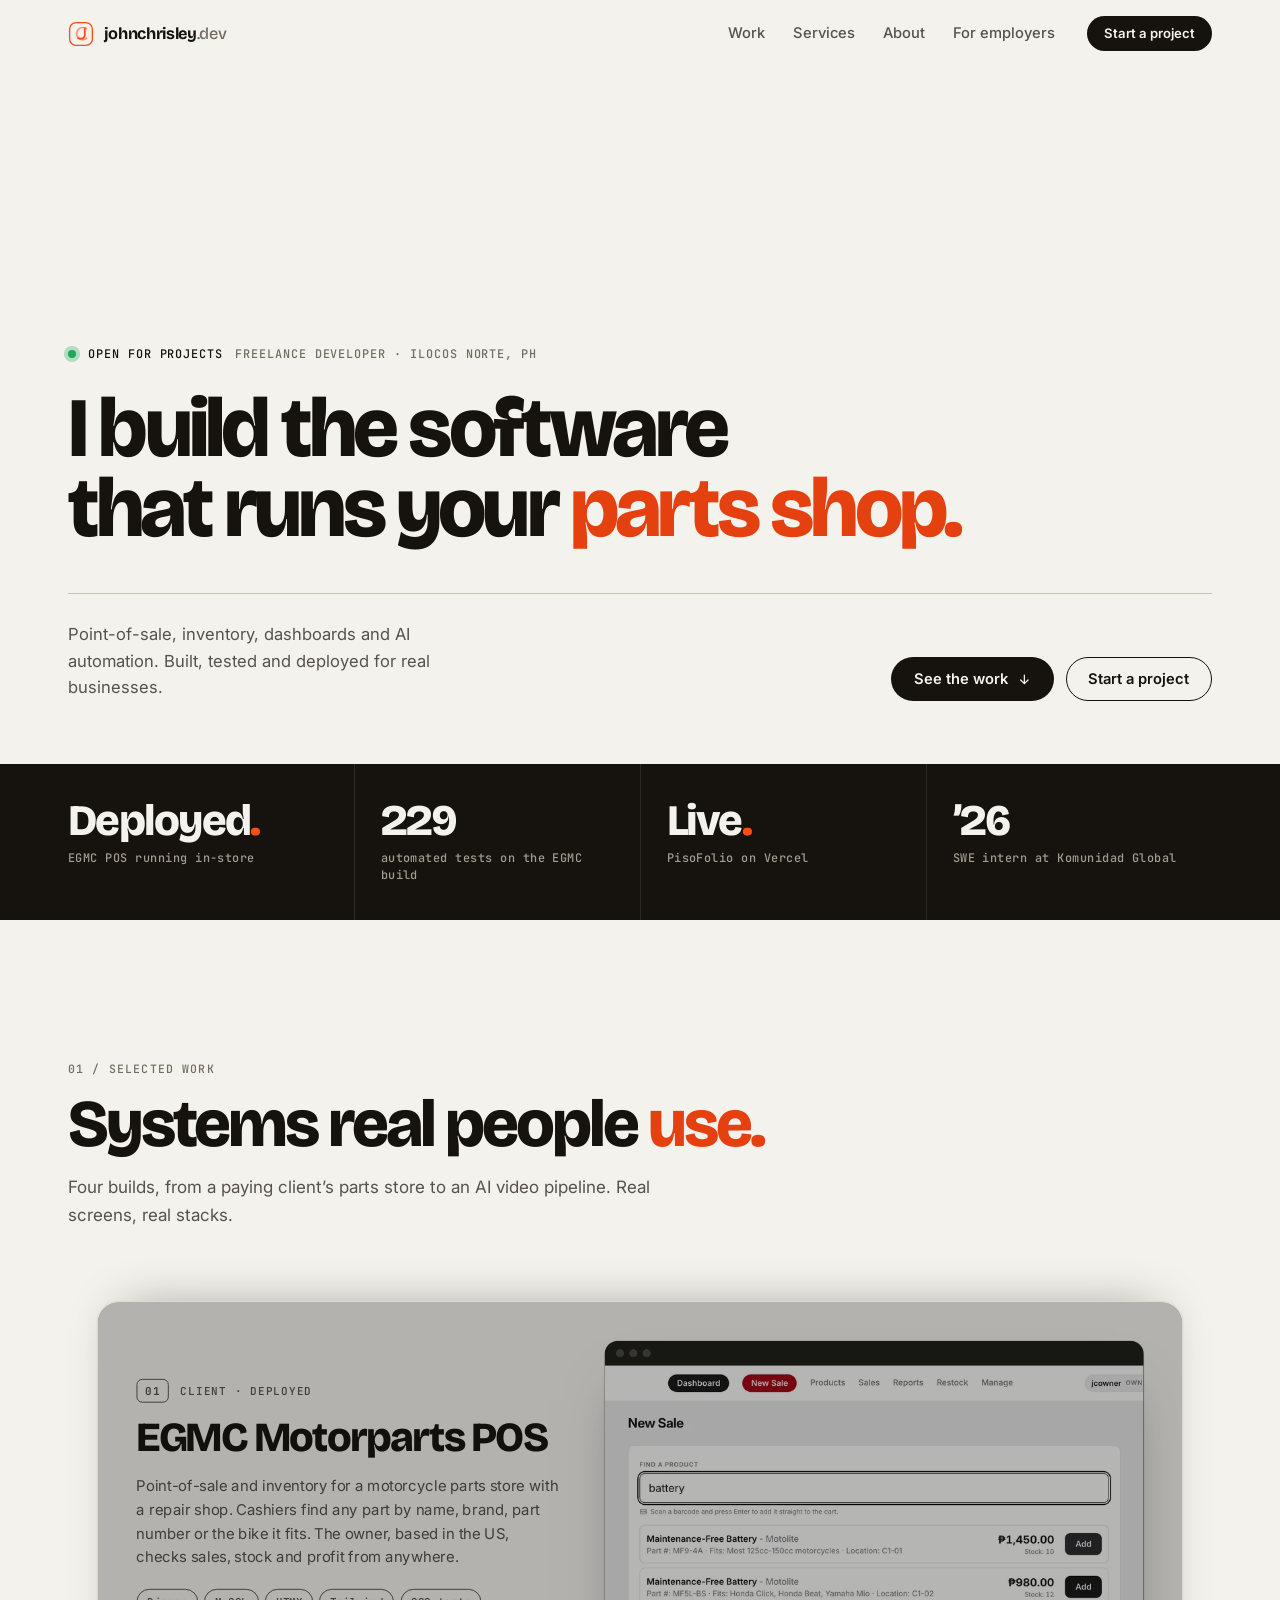
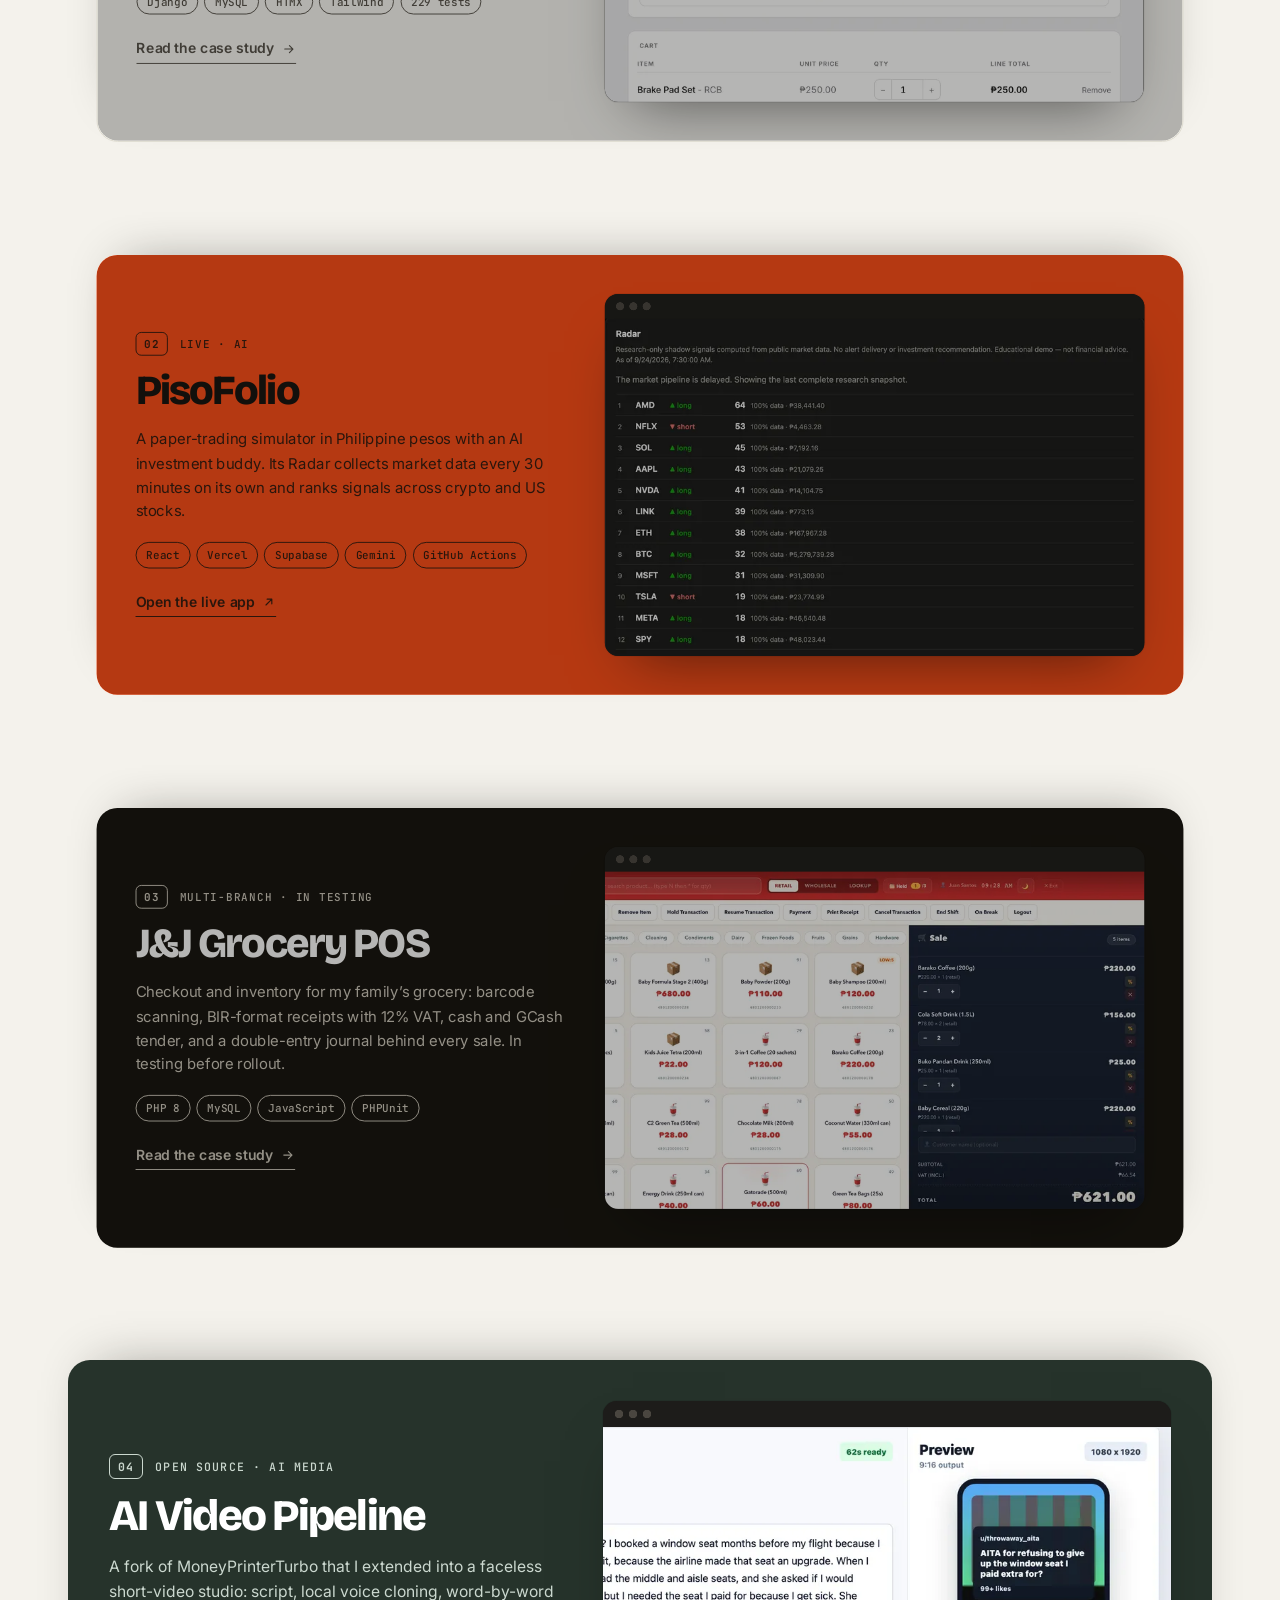
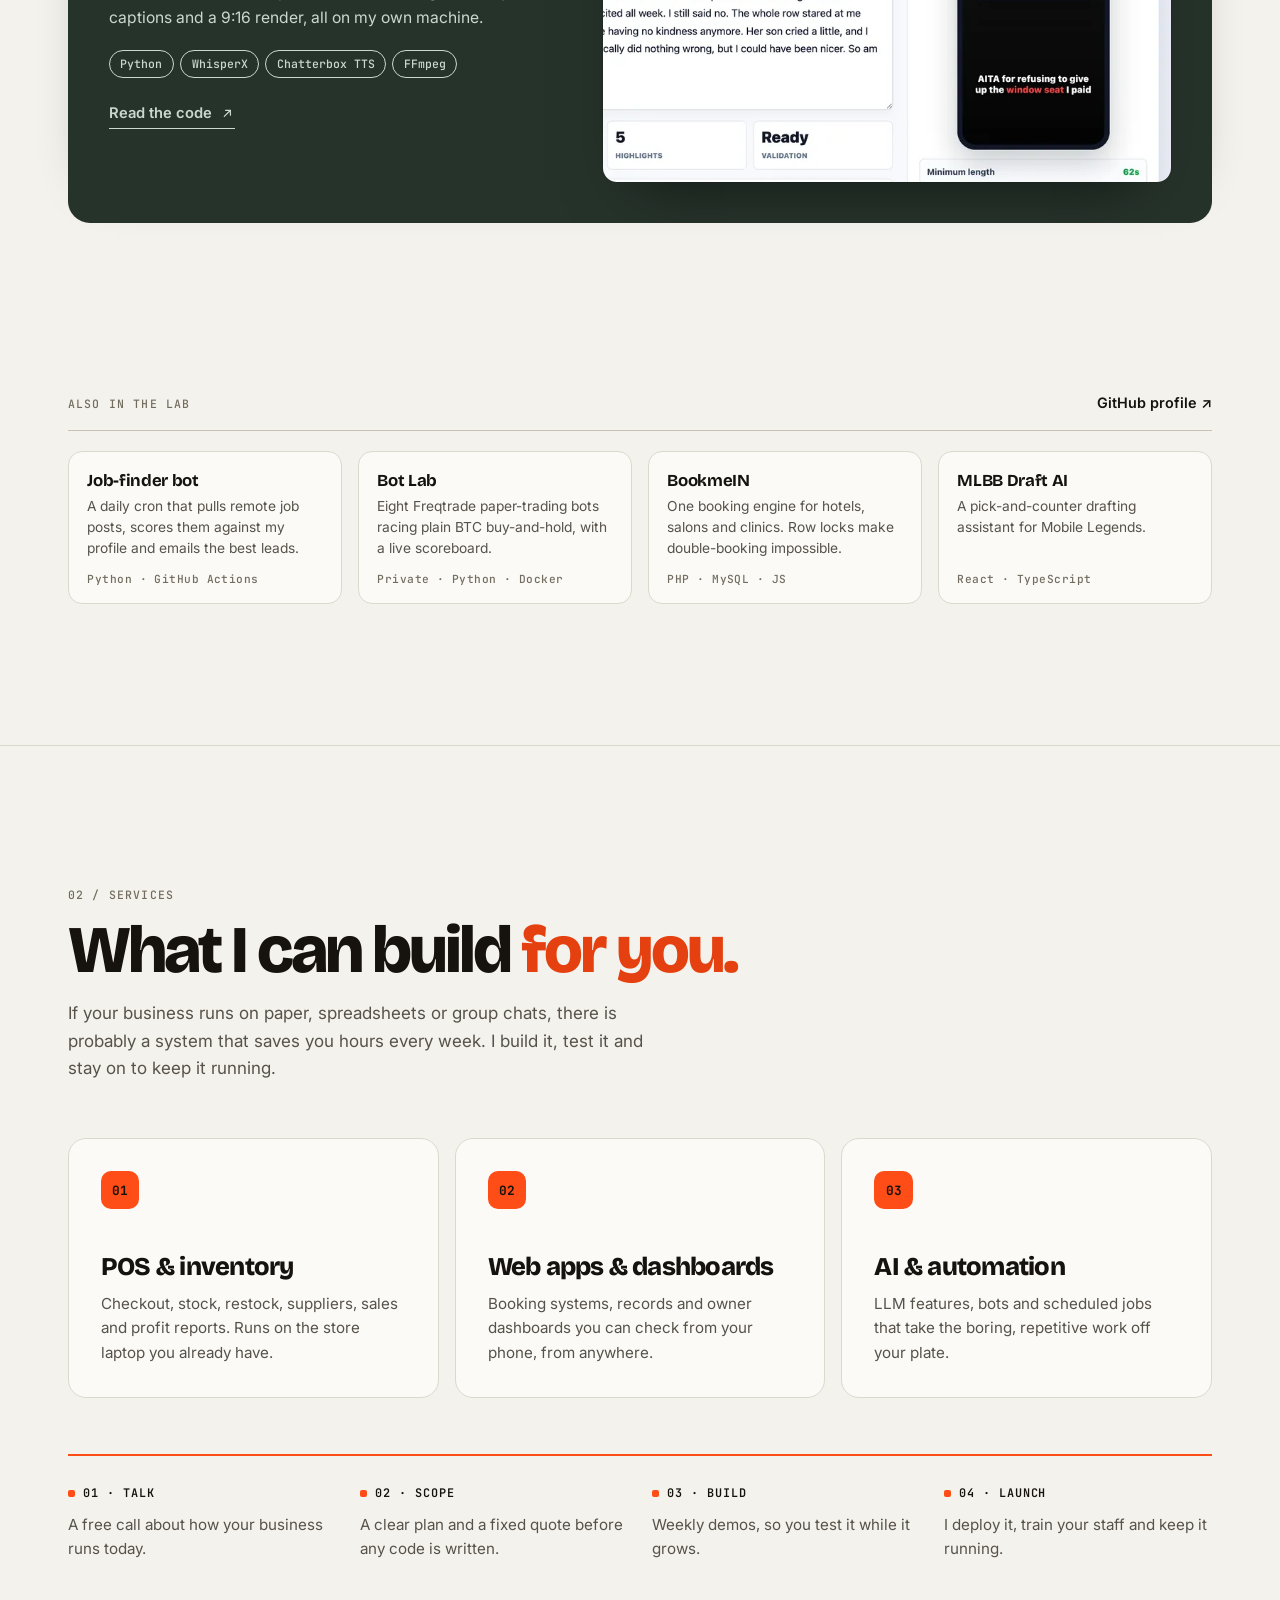
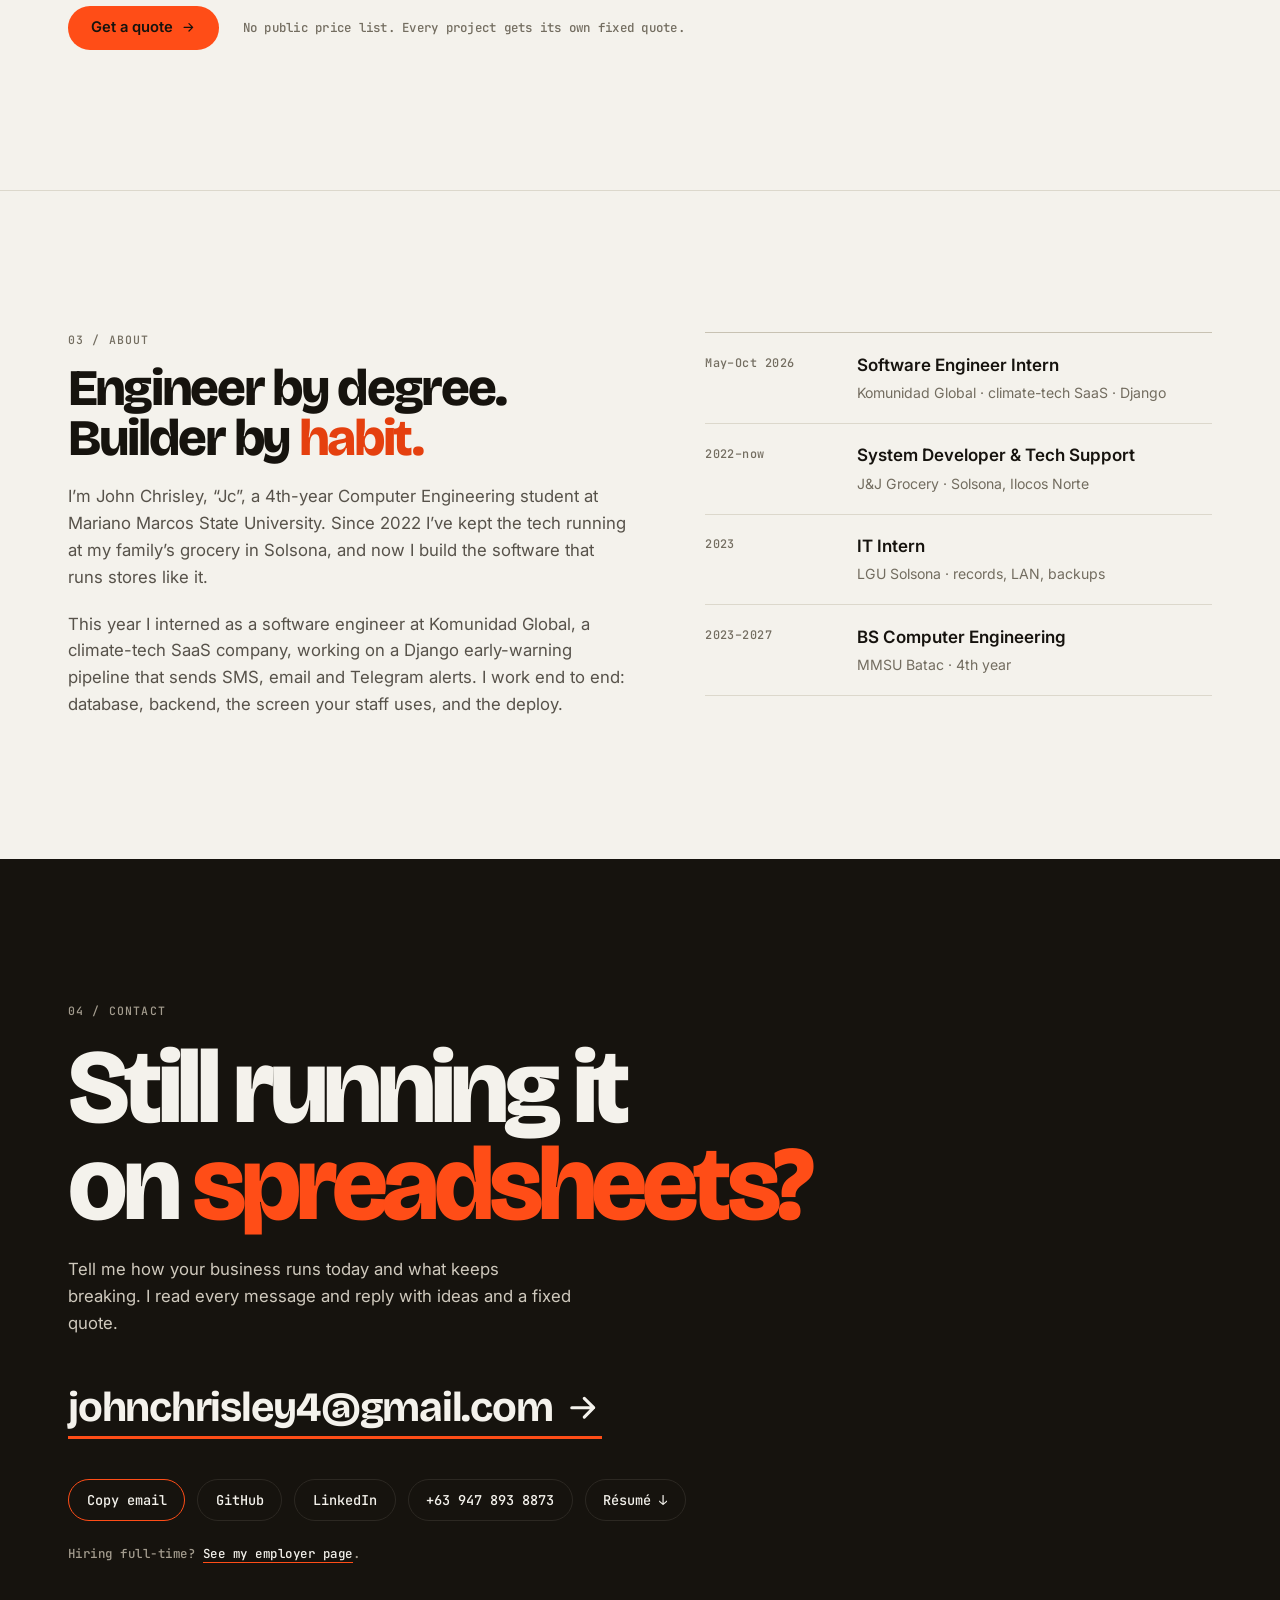
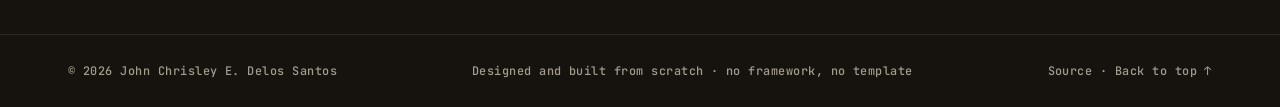
<file: index.html>
<!DOCTYPE html>
<html lang="en">
<head>
  <meta charset="UTF-8" />
  <meta name="viewport" content="width=device-width, initial-scale=1.0" />

  <title>John Chrisley Delos Santos · Freelance Software Developer (PH)</title>
  <meta name="description" content="Freelance software developer in the Philippines. I build point-of-sale, inventory, dashboards and AI automation for small businesses: built, tested and deployed." />
  <meta name="author" content="John Chrisley E. Delos Santos" />
  <meta name="theme-color" content="#F4F2EC" />
  <meta name="robots" content="index, follow" />
  <link rel="canonical" href="https://johnchrisley.dev/" />

  <meta property="og:type" content="website" />
  <meta property="og:url" content="https://johnchrisley.dev/" />
  <meta property="og:title" content="John Chrisley Delos Santos · Freelance Software Developer" />
  <meta property="og:description" content="I build the software that runs your business: point-of-sale, inventory, dashboards and AI automation. Built, tested and deployed." />
  <meta property="og:image" content="https://johnchrisley.dev/img/og.png?v=kinetic1" />
  <meta property="og:image:width" content="1200" />
  <meta property="og:image:height" content="630" />
  <meta name="twitter:card" content="summary_large_image" />
  <meta name="twitter:title" content="John Chrisley Delos Santos · Freelance Software Developer" />
  <meta name="twitter:description" content="I build the software that runs your business: POS, inventory, dashboards and AI automation." />
  <meta name="twitter:image" content="https://johnchrisley.dev/img/og.png?v=kinetic1" />

  <link rel="icon" type="image/svg+xml" href="img/jc-logo.svg" />

  <link rel="preconnect" href="https://fonts.googleapis.com" />
  <link rel="preconnect" href="https://fonts.gstatic.com" crossorigin />
  <link href="https://fonts.googleapis.com/css2?family=Bricolage+Grotesque:opsz,wght@12..96,500;12..96,700;12..96,800&amp;family=Inter:wght@400;500;600&amp;family=JetBrains+Mono:wght@500;600;700&amp;display=swap" rel="stylesheet" />
  <link rel="stylesheet" href="style.css?v=kinetic3" />

  <script>
    document.documentElement.classList.add('js');
    setTimeout(function () { if (!window.__jc) document.documentElement.classList.add('no-motion'); }, 3000);
  </script>

  <script type="application/ld+json">
  {
    "@context": "https://schema.org",
    "@type": "Person",
    "name": "John Chrisley E. Delos Santos",
    "alternateName": "Jc",
    "url": "https://johnchrisley.dev",
    "image": "https://johnchrisley.dev/img/og.png",
    "jobTitle": "Freelance Software Developer",
    "description": "Freelance software developer in the Philippines building point-of-sale, inventory, dashboards and AI automation for small businesses.",
    "alumniOf": { "@type": "CollegeOrUniversity", "name": "Mariano Marcos State University" },
    "address": { "@type": "PostalAddress", "addressLocality": "Solsona", "addressRegion": "Ilocos Norte", "addressCountry": "PH" },
    "email": "mailto:johnchrisley4@gmail.com",
    "sameAs": ["https://github.com/Aresss615", "https://www.linkedin.com/in/johnchrisley"],
    "knowsAbout": ["Django", "Python", "PHP", "MySQL", "JavaScript", "React", "Point of sale systems", "Inventory management", "Automation", "Large language models"]
  }
  </script>
</head>
<body>

  <a href="#work" class="skip-link">Skip to work</a>

  <header class="header" id="header">
    <div class="container header__inner">
      <a href="#top" class="brand" aria-label="johnchrisley.dev, back to top">
        <svg class="brand__mark" viewBox="0 0 24 24" fill="none" aria-hidden="true">
          <rect x="1.5" y="1.5" width="21" height="21" rx="6" stroke="currentColor" stroke-width="1.2"/>
          <path d="M15.5 6.5v6.2c0 2.3-1.5 3.6-3.7 3.6-1 0-1.9-.25-2.6-.7" stroke="currentColor" stroke-width="1.6" stroke-linecap="round"/>
          <path d="M17 7.2A5.6 5.6 0 0 0 13.4 6 5.6 5.6 0 1 0 17 16" stroke="currentColor" stroke-width="1.6" stroke-linecap="round" opacity="0.55"/>
        </svg>
        <span>johnchrisley<span class="brand__dim">.dev</span></span>
      </a>
      <nav class="nav" aria-label="Primary">
        <a href="#work">Work</a>
        <a href="#services">Services</a>
        <a href="#about">About</a>
        <a href="/hire/">For employers</a>
      </nav>
      <a href="#contact" class="btn btn--ink btn--sm header__cta">Start a project</a>
      <button class="menu-toggle" id="menuToggle" type="button" aria-label="Open menu" aria-expanded="false" aria-controls="mobileMenu"><span></span></button>
    </div>
  </header>

  <div class="mobile-menu" id="mobileMenu" hidden>
    <nav aria-label="Mobile">
      <a href="#work">Work</a>
      <a href="#services">Services</a>
      <a href="#about">About</a>
      <a href="#contact">Contact</a>
      <a href="/hire/">For employers</a>
    </nav>
    <a href="#contact" class="btn btn--accent">Start a project</a>
  </div>

  <main id="top">

    <!-- HERO -->
    <section class="hero" id="hero" aria-labelledby="hero-title">
      <div class="container">
        <p class="status" data-hero style="--d:0">
          <span class="status__dot" aria-hidden="true"></span>
          <span>Open for projects</span>
          <span class="status__dim">Freelance developer · Ilocos Norte, PH</span>
        </p>
        <h1 class="hero__title" id="hero-title">
          <span class="hero__line" data-hero style="--d:1">I build the software</span>
          <span class="hero__line" data-hero style="--d:2">that runs your <span class="sr-only">business.</span><span class="roller" aria-hidden="true"><span class="roller__sizer">restaurant.</span><span class="roller__track"><span>parts shop.</span><span>grocery.</span><span>salon.</span><span>clinic.</span><span>restaurant.</span><span>parts shop.</span></span></span></span>
        </h1>
        <div class="hero__foot" data-hero style="--d:3">
          <p class="hero__sub">Point-of-sale, inventory, dashboards and AI automation. Built, tested and deployed for real businesses.</p>
          <div class="hero__actions">
            <a href="#work" class="btn btn--ink">See the work
              <svg viewBox="0 0 24 24" fill="none" stroke="currentColor" stroke-width="2" stroke-linecap="round" stroke-linejoin="round" aria-hidden="true"><path d="M12 5v14M6 13l6 6 6-6"/></svg>
            </a>
            <a href="#contact" class="btn btn--line">Start a project</a>
          </div>
        </div>
      </div>
    </section>

    <!-- PROOF -->
    <section class="proof" aria-label="Proof">
      <div class="container proof__grid">
        <div class="proof__item" data-reveal style="--d:0">
          <span class="proof__big">Deployed<em>.</em></span>
          <span class="proof__label">EGMC POS running in-store</span>
        </div>
        <div class="proof__item" data-reveal style="--d:1">
          <span class="proof__big" data-count="229">229</span>
          <span class="proof__label">automated tests on the EGMC build</span>
        </div>
        <div class="proof__item" data-reveal style="--d:2">
          <span class="proof__big">Live<em>.</em></span>
          <span class="proof__label">PisoFolio on Vercel</span>
        </div>
        <div class="proof__item" data-reveal style="--d:3">
          <span class="proof__big">’26</span>
          <span class="proof__label">SWE intern at Komunidad Global</span>
        </div>
      </div>
    </section>

    <!-- 01 · WORK -->
    <section class="section work" id="work" aria-labelledby="work-title">
      <div class="container">
        <header class="sec-head" data-reveal>
          <p class="tag">01 / Selected work</p>
          <h2 class="sec-head__title" id="work-title">Systems real people <em>use.</em></h2>
          <p class="sec-head__note">Four builds, from a paying client’s parts store to an AI video pipeline. Real screens, real stacks.</p>
        </header>

        <ol class="cases">

          <li class="case case--paper" style="--i:0" data-reveal>
            <article class="case__card">
              <div class="case__body">
                <p class="case__kicker"><b>01</b> Client · Deployed</p>
                <h3 class="case__title">EGMC Motorparts POS</h3>
                <p class="case__text">Point-of-sale and inventory for a motorcycle parts store with a repair shop. Cashiers find any part by name, brand, part number or the bike it fits. The owner, based in the US, checks sales, stock and profit from anywhere.</p>
                <ul class="chips" aria-label="Stack"><li>Django</li><li>MySQL</li><li>HTMX</li><li>Tailwind</li><li>229 tests</li></ul>
                <a href="/work/egmc/" class="case__link">Read the case study
                  <svg viewBox="0 0 24 24" fill="none" stroke="currentColor" stroke-width="2" stroke-linecap="round" stroke-linejoin="round" aria-hidden="true"><path d="M5 12h14M13 6l6 6-6 6"/></svg>
                </a>
              </div>
              <figure class="case__shot">
                <img src="img/work/egmc-800.webp" srcset="img/work/egmc-800.webp 800w, img/work/egmc-1600.webp 1600w" sizes="(max-width: 860px) calc(100vw - 4.5rem), 600px" width="1600" height="1000" loading="lazy" decoding="async" alt="EGMC Motorparts New Sale screen: a parts search for battery above a cart with brake pads, a spark plug and a CVT belt" />
              </figure>
            </article>
          </li>

          <li class="case case--accent" style="--i:1" data-reveal>
            <article class="case__card">
              <div class="case__body">
                <p class="case__kicker"><b>02</b> Live · AI</p>
                <h3 class="case__title">PisoFolio</h3>
                <p class="case__text">A paper-trading simulator in Philippine pesos with an AI investment buddy. Its Radar collects market data every 30 minutes on its own and ranks signals across crypto and US stocks.</p>
                <ul class="chips" aria-label="Stack"><li>React</li><li>Vercel</li><li>Supabase</li><li>Gemini</li><li>GitHub Actions</li></ul>
                <a href="https://pisofolio.vercel.app" target="_blank" rel="noopener" class="case__link">Open the live app
                  <svg viewBox="0 0 24 24" fill="none" stroke="currentColor" stroke-width="2" stroke-linecap="round" stroke-linejoin="round" aria-hidden="true"><path d="M7 17 17 7M9 7h8v8"/></svg>
                </a>
              </div>
              <figure class="case__shot">
                <img src="img/work/pisofolio-800.webp" srcset="img/work/pisofolio-800.webp 800w, img/work/pisofolio-1600.webp 1600w" sizes="(max-width: 860px) calc(100vw - 4.5rem), 600px" width="1600" height="1000" loading="lazy" decoding="async" alt="PisoFolio Radar board ranking long and short signals for AMD, NFLX, SOL, AAPL and more" />
              </figure>
            </article>
          </li>

          <li class="case case--ink" style="--i:2" data-reveal>
            <article class="case__card">
              <div class="case__body">
                <p class="case__kicker"><b>03</b> Multi-branch · In testing</p>
                <h3 class="case__title">J&amp;J Grocery POS</h3>
                <p class="case__text">Checkout and inventory for my family’s grocery: barcode scanning, BIR-format receipts with 12% VAT, cash and GCash tender, and a double-entry journal behind every sale. In testing before rollout.</p>
                <ul class="chips" aria-label="Stack"><li>PHP 8</li><li>MySQL</li><li>JavaScript</li><li>PHPUnit</li></ul>
                <a href="/work/jj-grocery/" class="case__link">Read the case study
                  <svg viewBox="0 0 24 24" fill="none" stroke="currentColor" stroke-width="2" stroke-linecap="round" stroke-linejoin="round" aria-hidden="true"><path d="M5 12h14M13 6l6 6-6 6"/></svg>
                </a>
              </div>
              <figure class="case__shot">
                <img src="img/work/grocery-800.webp" srcset="img/work/grocery-800.webp 800w, img/work/grocery-1600.webp 1600w" sizes="(max-width: 860px) calc(100vw - 4.5rem), 600px" width="1600" height="1000" loading="lazy" decoding="async" alt="J&amp;J Grocery POS terminal: product grid and a five-item sale totalling 621 pesos with VAT" />
              </figure>
            </article>
          </li>

          <li class="case case--forest" style="--i:3" data-reveal>
            <article class="case__card">
              <div class="case__body">
                <p class="case__kicker"><b>04</b> Open source · AI media</p>
                <h3 class="case__title">AI Video Pipeline</h3>
                <p class="case__text">A fork of MoneyPrinterTurbo that I extended into a faceless short-video studio: script, local voice cloning, word-by-word captions and a 9:16 render, all on my own machine.</p>
                <ul class="chips" aria-label="Stack"><li>Python</li><li>WhisperX</li><li>Chatterbox TTS</li><li>FFmpeg</li></ul>
                <a href="https://github.com/Aresss615/MoneyPrinterTurbo-Extended" target="_blank" rel="noopener" class="case__link">Read the code
                  <svg viewBox="0 0 24 24" fill="none" stroke="currentColor" stroke-width="2" stroke-linecap="round" stroke-linejoin="round" aria-hidden="true"><path d="M7 17 17 7M9 7h8v8"/></svg>
                </a>
              </div>
              <figure class="case__shot">
                <img src="img/work/video-800.webp" srcset="img/work/video-800.webp 800w, img/work/video-1600.webp 1600w" sizes="(max-width: 860px) calc(100vw - 4.5rem), 600px" width="1600" height="1000" loading="lazy" decoding="async" alt="Video pipeline console: a story script beside a 9:16 phone preview with word-highlighted captions" />
              </figure>
            </article>
          </li>

        </ol>

        <div class="lab" data-reveal>
          <div class="lab__head">
            <p class="tag">Also in the lab</p>
            <a href="https://github.com/Aresss615" target="_blank" rel="noopener" class="lab__all">GitHub profile ↗</a>
          </div>
          <ul class="lab__grid">
            <li>
              <a class="lab__card" href="https://github.com/Aresss615/job_bot" target="_blank" rel="noopener">
                <span class="lab__name">Job-finder bot</span>
                <span class="lab__desc">A daily cron that pulls remote job posts, scores them against my profile and emails the best leads.</span>
                <span class="lab__meta">Python · GitHub Actions</span>
              </a>
            </li>
            <li>
              <div class="lab__card">
                <span class="lab__name">Bot Lab</span>
                <span class="lab__desc">Eight Freqtrade paper-trading bots racing plain BTC buy-and-hold, with a live scoreboard.</span>
                <span class="lab__meta">Private · Python · Docker</span>
              </div>
            </li>
            <li>
              <a class="lab__card" href="https://github.com/Aresss615/bookmein" target="_blank" rel="noopener">
                <span class="lab__name">BookmeIN</span>
                <span class="lab__desc">One booking engine for hotels, salons and clinics. Row locks make double-booking impossible.</span>
                <span class="lab__meta">PHP · MySQL · JS</span>
              </a>
            </li>
            <li>
              <a class="lab__card" href="https://github.com/Aresss615/MLBB-draft-ai" target="_blank" rel="noopener">
                <span class="lab__name">MLBB Draft AI</span>
                <span class="lab__desc">A pick-and-counter drafting assistant for Mobile Legends.</span>
                <span class="lab__meta">React · TypeScript</span>
              </a>
            </li>
          </ul>
        </div>
      </div>
    </section>

    <!-- 02 · SERVICES -->
    <section class="section services" id="services" aria-labelledby="services-title">
      <div class="container">
        <header class="sec-head" data-reveal>
          <p class="tag">02 / Services</p>
          <h2 class="sec-head__title" id="services-title">What I can build <em>for you.</em></h2>
          <p class="sec-head__note">If your business runs on paper, spreadsheets or group chats, there is probably a system that saves you hours every week. I build it, test it and stay on to keep it running.</p>
        </header>

        <ul class="offers">
          <li class="offer" data-reveal style="--d:0">
            <span class="offer__num">01</span>
            <h3>POS &amp; inventory</h3>
            <p>Checkout, stock, restock, suppliers, sales and profit reports. Runs on the store laptop you already have.</p>
          </li>
          <li class="offer" data-reveal style="--d:1">
            <span class="offer__num">02</span>
            <h3>Web apps &amp; dashboards</h3>
            <p>Booking systems, records and owner dashboards you can check from your phone, from anywhere.</p>
          </li>
          <li class="offer" data-reveal style="--d:2">
            <span class="offer__num">03</span>
            <h3>AI &amp; automation</h3>
            <p>LLM features, bots and scheduled jobs that take the boring, repetitive work off your plate.</p>
          </li>
        </ul>

        <ol class="steps" data-reveal aria-label="How a project works">
          <li class="step"><span class="step__k">01 · Talk</span><p>A free call about how your business runs today.</p></li>
          <li class="step"><span class="step__k">02 · Scope</span><p>A clear plan and a fixed quote before any code is written.</p></li>
          <li class="step"><span class="step__k">03 · Build</span><p>Weekly demos, so you test it while it grows.</p></li>
          <li class="step"><span class="step__k">04 · Launch</span><p>I deploy it, train your staff and keep it running.</p></li>
        </ol>

        <div class="services__cta" data-reveal>
          <a href="#contact" class="btn btn--accent">Get a quote
            <svg viewBox="0 0 24 24" fill="none" stroke="currentColor" stroke-width="2" stroke-linecap="round" stroke-linejoin="round" aria-hidden="true"><path d="M5 12h14M13 6l6 6-6 6"/></svg>
          </a>
          <p class="services__note">No public price list. Every project gets its own fixed quote.</p>
        </div>
      </div>
    </section>

    <!-- 03 · ABOUT -->
    <section class="section about" id="about" aria-labelledby="about-title">
      <div class="container about__grid">
        <div data-reveal>
          <p class="tag">03 / About</p>
          <h2 class="sec-head__title" id="about-title">Engineer by degree.<br />Builder by <em>habit.</em></h2>
          <p class="about__text">I’m John Chrisley, “Jc”, a 4th-year Computer Engineering student at Mariano Marcos State University. Since 2022 I’ve kept the tech running at my family’s grocery in Solsona, and now I build the software that runs stores like it.</p>
          <p class="about__text">This year I interned as a software engineer at Komunidad Global, a climate-tech SaaS company, working on a Django early-warning pipeline that sends SMS, email and Telegram alerts. I work end to end: database, backend, the screen your staff uses, and the deploy.</p>
        </div>
        <ol class="timeline" data-reveal style="--d:1">
          <li><span class="timeline__when">May–Oct 2026</span><div><b>Software Engineer Intern</b><small>Komunidad Global · climate-tech SaaS · Django</small></div></li>
          <li><span class="timeline__when">2022–now</span><div><b>System Developer &amp; Tech Support</b><small>J&amp;J Grocery · Solsona, Ilocos Norte</small></div></li>
          <li><span class="timeline__when">2023</span><div><b>IT Intern</b><small>LGU Solsona · records, LAN, backups</small></div></li>
          <li><span class="timeline__when">2023–2027</span><div><b>BS Computer Engineering</b><small>MMSU Batac · 4th year</small></div></li>
        </ol>
      </div>
    </section>

    <!-- 04 · CONTACT -->
    <section class="contact" id="contact" aria-labelledby="contact-title">
      <div class="container">
        <p class="tag" data-reveal>04 / Contact</p>
        <h2 class="contact__title" id="contact-title" data-reveal>Still running it<br />on <em>spreadsheets?</em></h2>
        <p class="contact__sub" data-reveal>Tell me how your business runs today and what keeps breaking. I read every message and reply with ideas and a fixed quote.</p>
        <a class="contact__mail" href="mailto:johnchrisley4@gmail.com?subject=Project%20inquiry" data-reveal>johnchrisley4@gmail.com
          <svg viewBox="0 0 24 24" fill="none" stroke="currentColor" stroke-width="2" stroke-linecap="round" stroke-linejoin="round" aria-hidden="true"><path d="M5 12h14M13 6l6 6-6 6"/></svg>
        </a>
        <ul class="contact__links" data-reveal>
          <li><button class="copy" type="button" data-copy="johnchrisley4@gmail.com" hidden>Copy email</button></li>
          <li><a href="https://github.com/Aresss615" target="_blank" rel="noopener">GitHub</a></li>
          <li><a href="https://www.linkedin.com/in/johnchrisley" target="_blank" rel="noopener">LinkedIn</a></li>
          <li><a href="tel:+639478938873">+63 947 893 8873</a></li>
          <li><a href="https://drive.google.com/uc?export=download&amp;id=1K0SmSttcz0BwnOK9-gqVg9O5dzLa0S3p">Résumé ↓</a></li>
        </ul>
        <p class="contact__note" data-reveal>Hiring full-time? <a href="/hire/">See my employer page</a>.</p>
      </div>
    </section>
  </main>

  <footer class="footer">
    <div class="container footer__inner">
      <span>© 2026 John Chrisley E. Delos Santos</span>
      <span>Designed and built from scratch · no framework, no template</span>
      <span><a href="https://github.com/Aresss615/Aresss615.github.io" target="_blank" rel="noopener">Source</a> · <a href="#top">Back to top ↑</a></span>
    </div>
  </footer>

  <script src="script.js?v=kinetic3" defer></script>
</body>
</html>
</file>
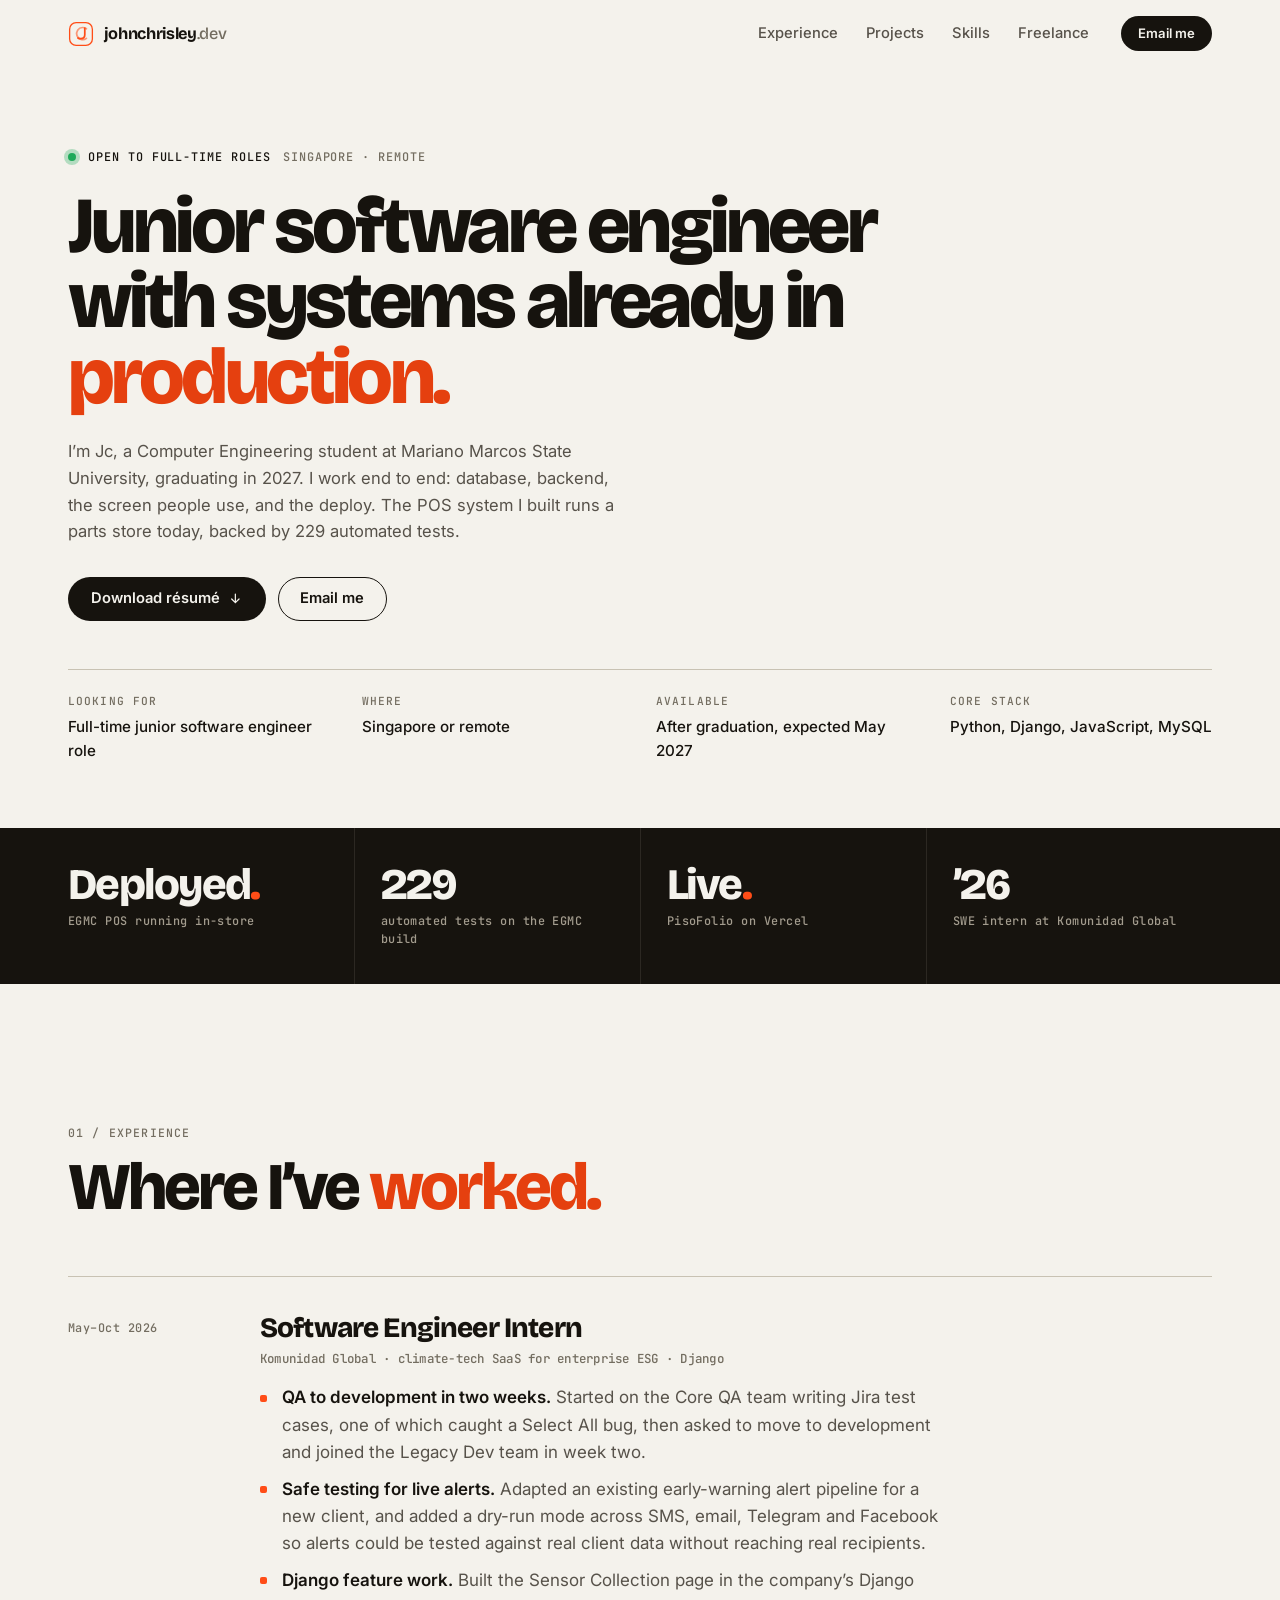
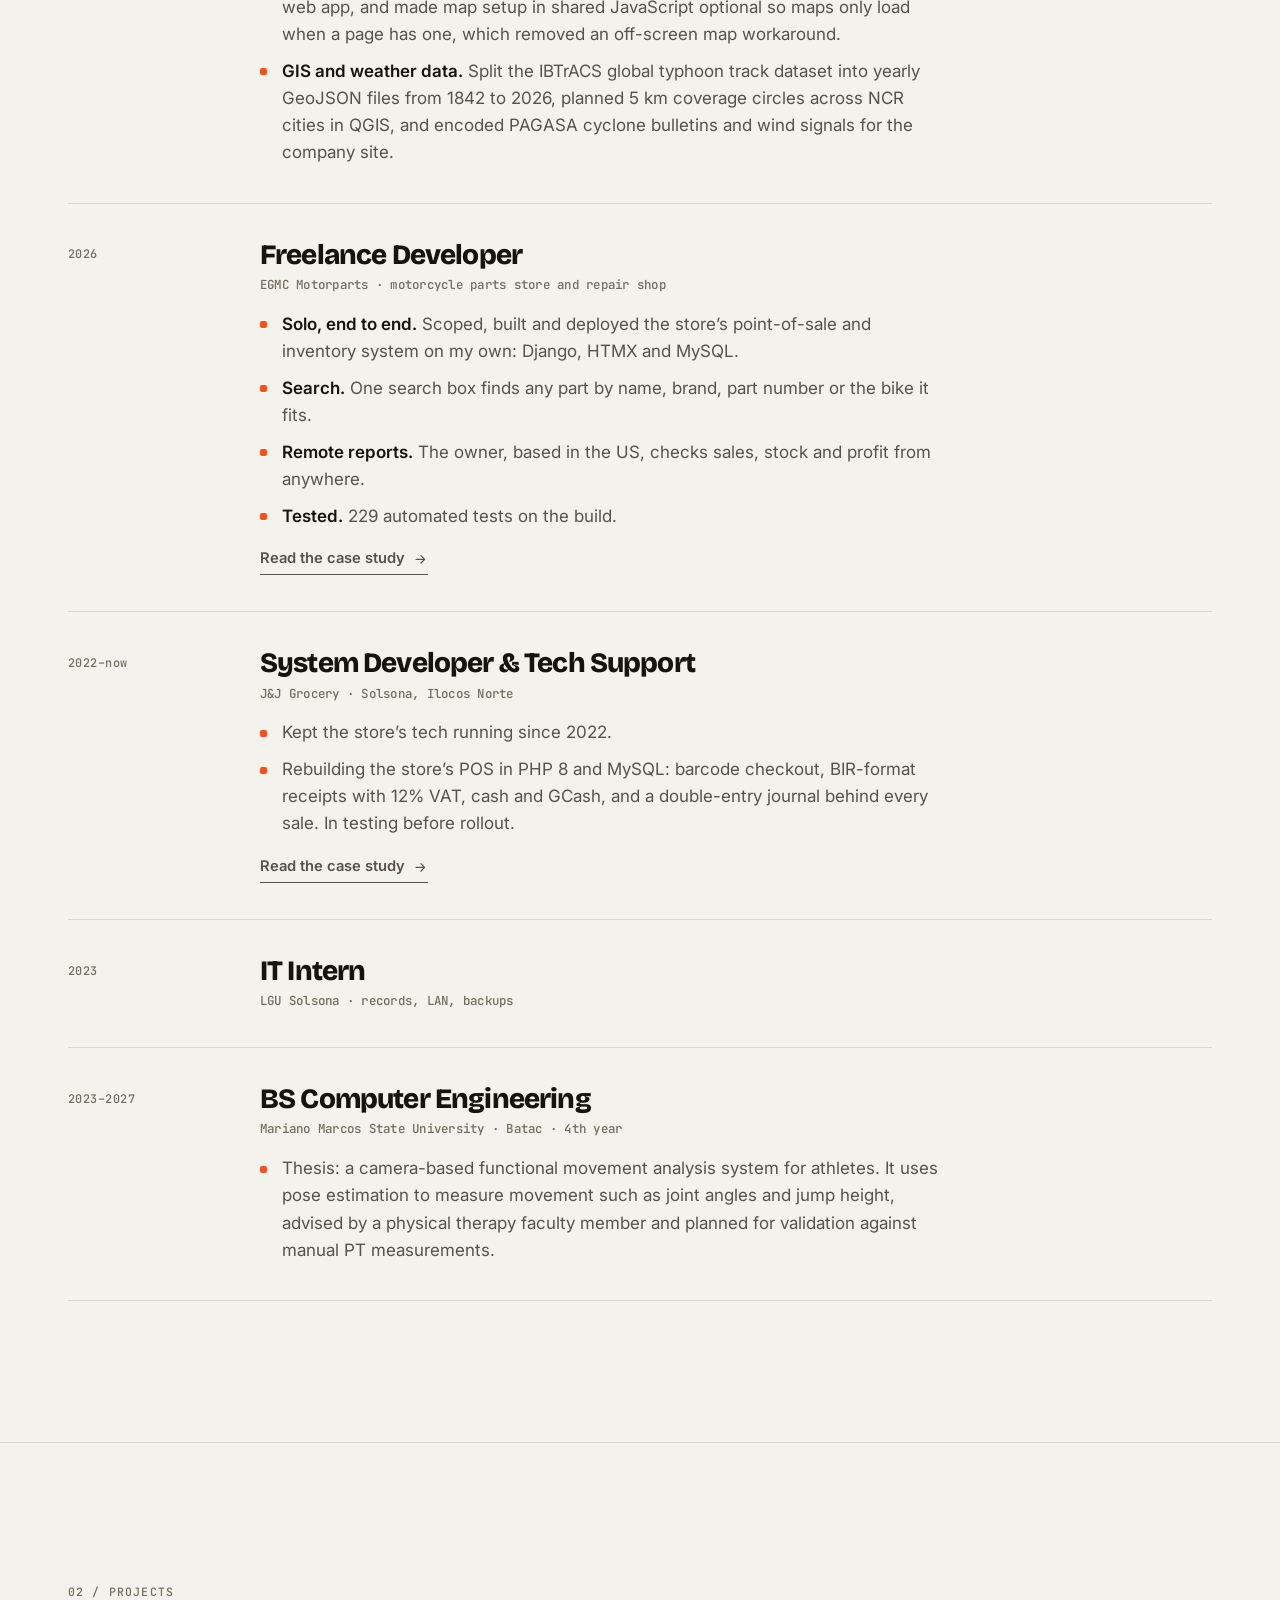
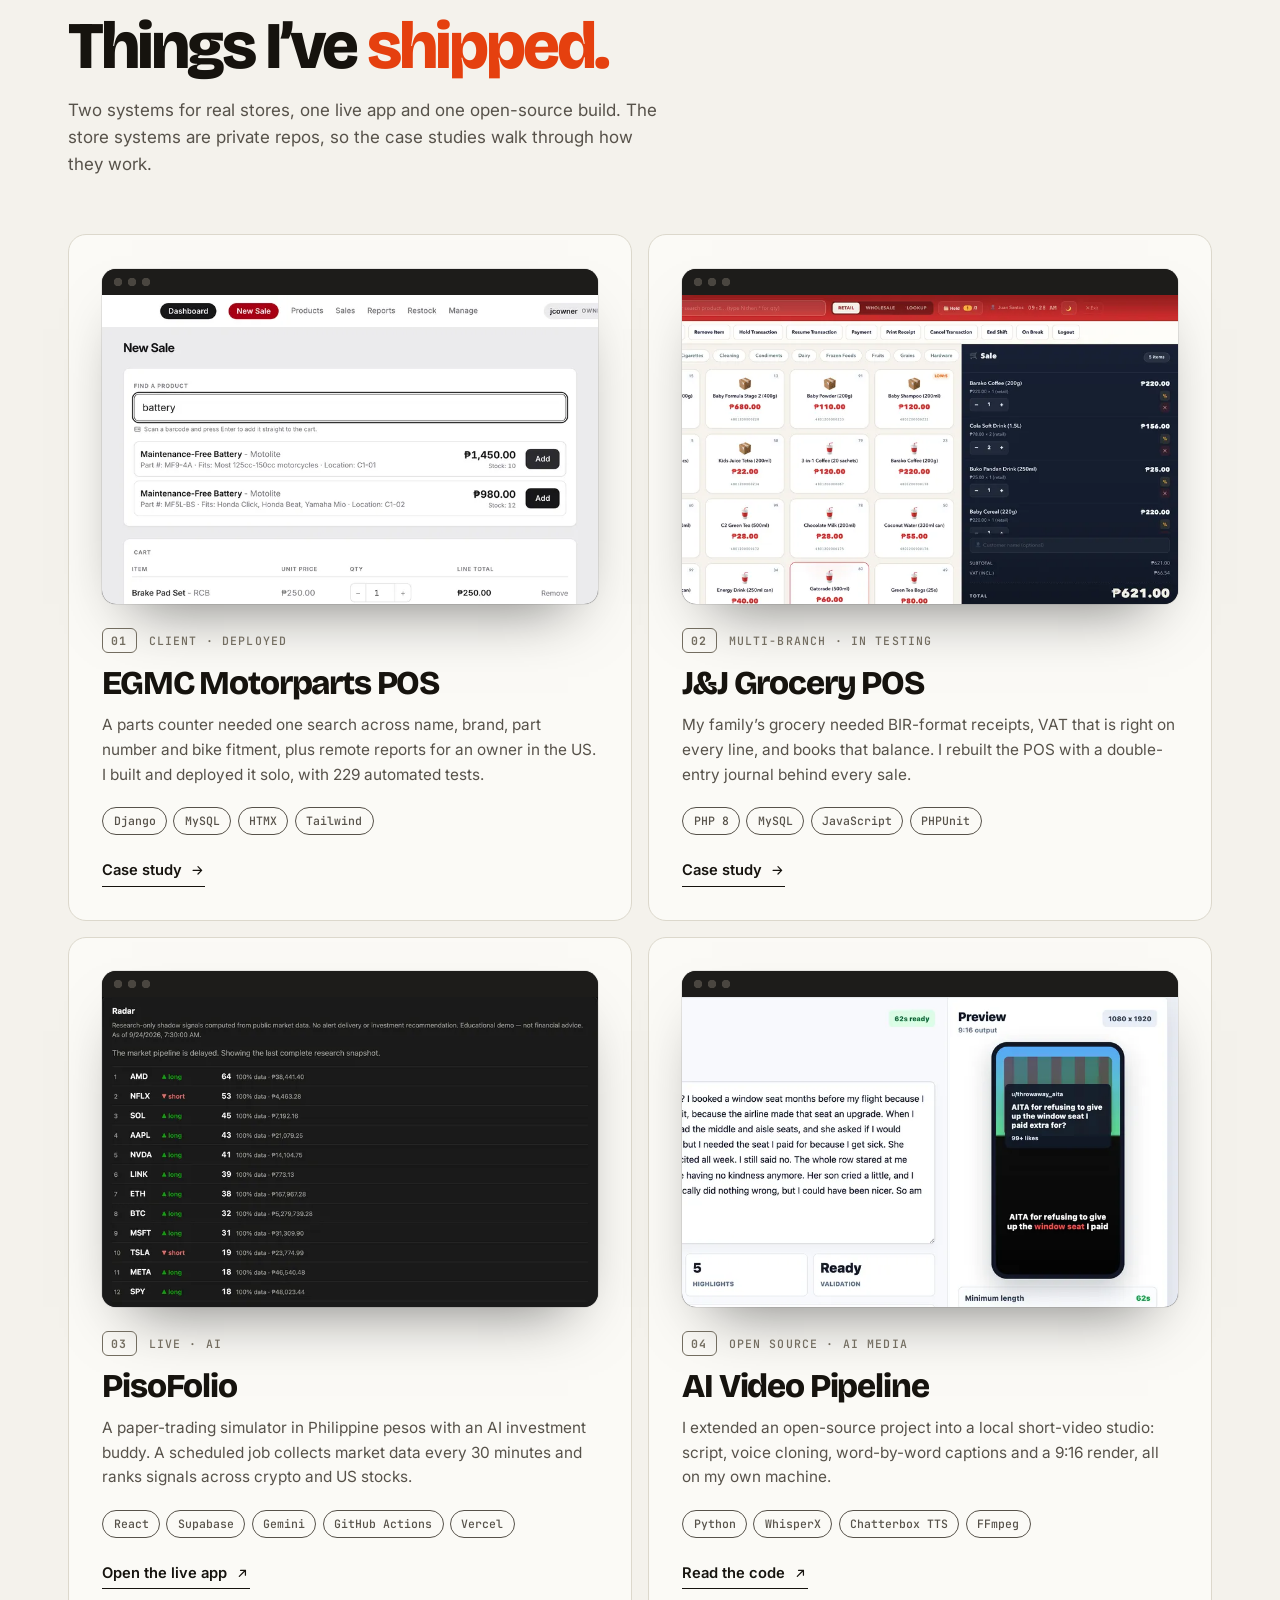
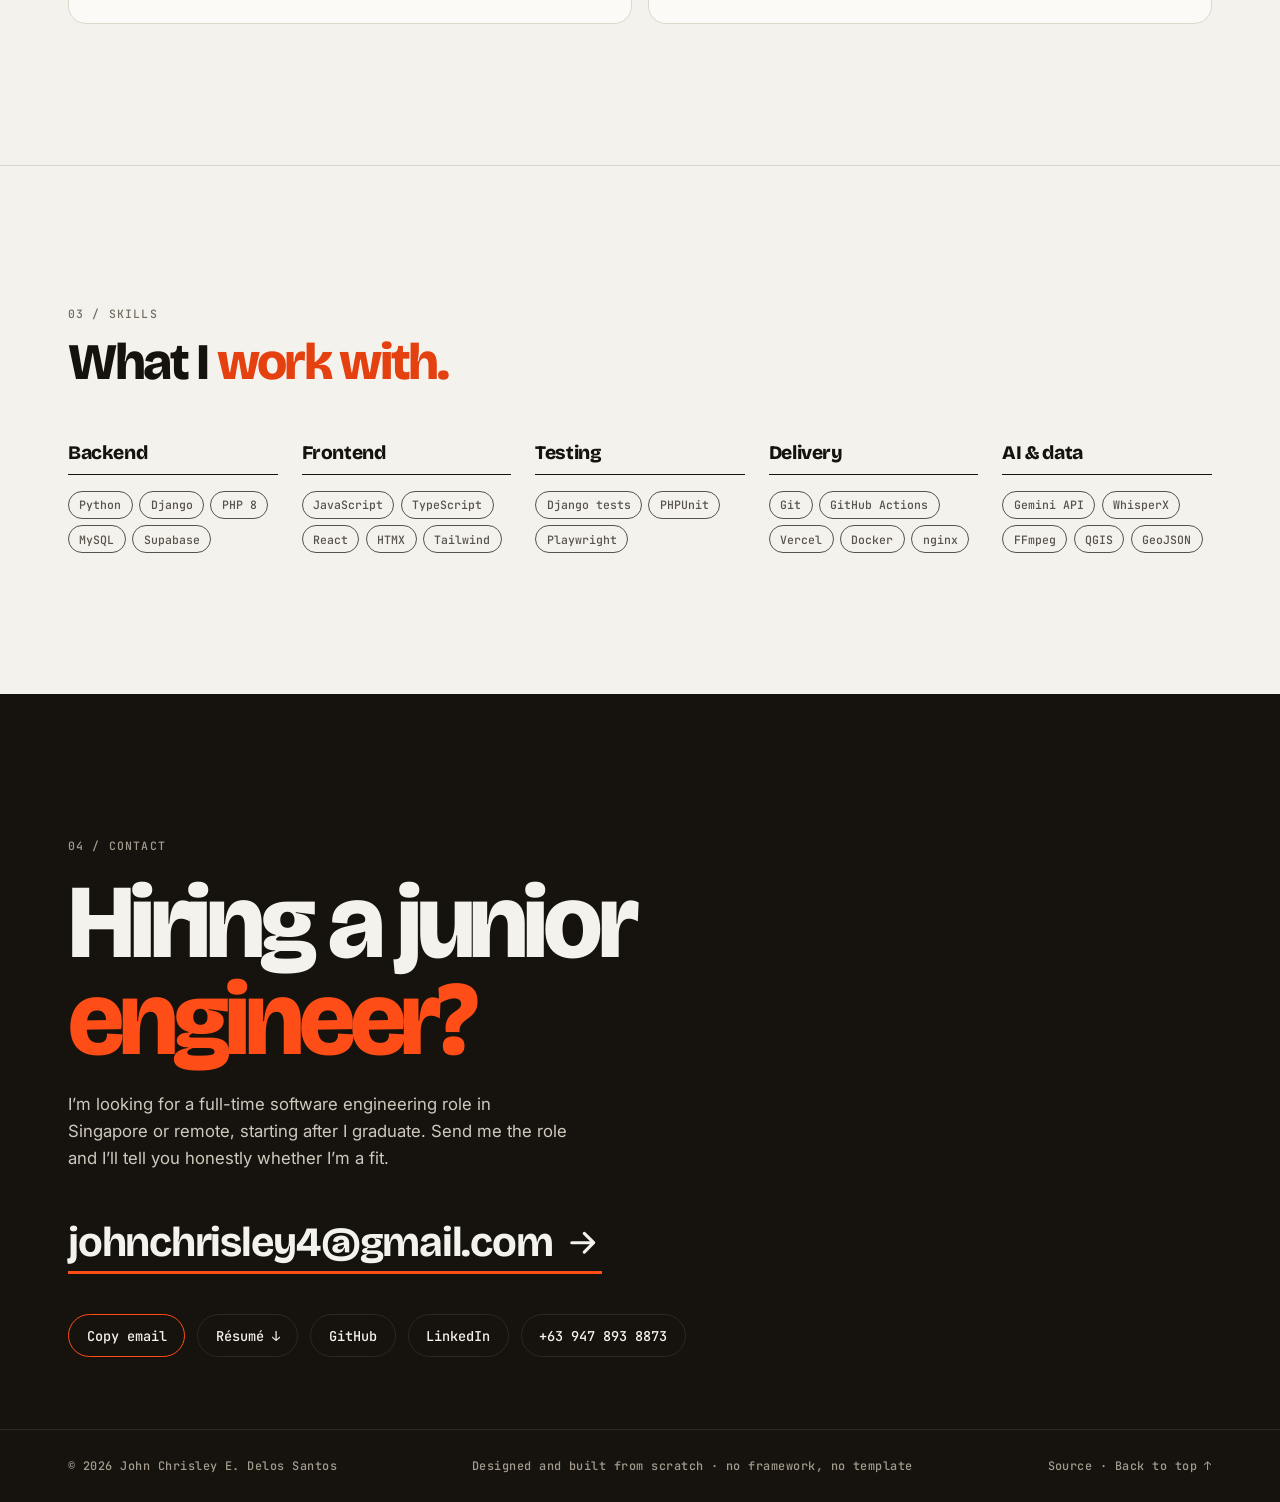
<file: hire/index.html>
<!DOCTYPE html>
<html lang="en">
<head>
  <meta charset="UTF-8" />
  <meta name="viewport" content="width=device-width, initial-scale=1.0" />

  <title>John Chrisley Delos Santos · Software Engineer</title>
  <meta name="description" content="Junior software engineer with systems already in production: a deployed POS backed by 229 automated tests, a climate-tech SaaS internship and full-stack work end to end. Open to full-time roles in Singapore and remote." />
  <meta name="author" content="John Chrisley E. Delos Santos" />
  <meta name="theme-color" content="#F4F2EC" />
  <meta name="robots" content="index, follow" />
  <link rel="canonical" href="https://johnchrisley.dev/hire/" />

  <meta property="og:type" content="profile" />
  <meta property="og:url" content="https://johnchrisley.dev/hire/" />
  <meta property="og:title" content="John Chrisley Delos Santos · Software Engineer" />
  <meta property="og:description" content="Junior software engineer with systems already in production. Open to full-time roles in Singapore and remote." />
  <meta property="og:image" content="https://johnchrisley.dev/img/og.png?v=kinetic1" />
  <meta property="og:image:width" content="1200" />
  <meta property="og:image:height" content="630" />
  <meta name="twitter:card" content="summary_large_image" />
  <meta name="twitter:title" content="John Chrisley Delos Santos · Software Engineer" />
  <meta name="twitter:description" content="Junior software engineer with systems already in production. Open to full-time roles in Singapore and remote." />
  <meta name="twitter:image" content="https://johnchrisley.dev/img/og.png?v=kinetic1" />

  <link rel="icon" type="image/svg+xml" href="/img/jc-logo.svg" />

  <link rel="preconnect" href="https://fonts.googleapis.com" />
  <link rel="preconnect" href="https://fonts.gstatic.com" crossorigin />
  <link href="https://fonts.googleapis.com/css2?family=Bricolage+Grotesque:opsz,wght@12..96,500;12..96,700;12..96,800&amp;family=Inter:wght@400;500;600&amp;family=JetBrains+Mono:wght@500;600;700&amp;display=swap" rel="stylesheet" />
  <link rel="stylesheet" href="/style.css?v=kinetic3" />

  <script>
    document.documentElement.classList.add('js');
    setTimeout(function () { if (!window.__jc) document.documentElement.classList.add('no-motion'); }, 3000);
  </script>

  <script type="application/ld+json">
  {
    "@context": "https://schema.org",
    "@type": "Person",
    "name": "John Chrisley E. Delos Santos",
    "alternateName": "Jc",
    "url": "https://johnchrisley.dev/hire/",
    "image": "https://johnchrisley.dev/img/og.png",
    "jobTitle": "Software Engineer",
    "description": "Junior software engineer building full-stack systems end to end: database, backend, user interface and deployment.",
    "alumniOf": { "@type": "CollegeOrUniversity", "name": "Mariano Marcos State University" },
    "email": "mailto:johnchrisley4@gmail.com",
    "sameAs": ["https://github.com/Aresss615", "https://www.linkedin.com/in/johnchrisley"],
    "knowsAbout": ["Python", "Django", "PHP", "MySQL", "JavaScript", "TypeScript", "React", "HTMX", "Automated testing", "Playwright", "GitHub Actions", "Large language models"]
  }
  </script>
</head>
<body>

  <a href="#experience" class="skip-link">Skip to experience</a>

  <header class="header" id="header">
    <div class="container header__inner">
      <a href="/" class="brand" aria-label="johnchrisley.dev, home">
        <svg class="brand__mark" viewBox="0 0 24 24" fill="none" aria-hidden="true">
          <rect x="1.5" y="1.5" width="21" height="21" rx="6" stroke="currentColor" stroke-width="1.2"/>
          <path d="M15.5 6.5v6.2c0 2.3-1.5 3.6-3.7 3.6-1 0-1.9-.25-2.6-.7" stroke="currentColor" stroke-width="1.6" stroke-linecap="round"/>
          <path d="M17 7.2A5.6 5.6 0 0 0 13.4 6 5.6 5.6 0 1 0 17 16" stroke="currentColor" stroke-width="1.6" stroke-linecap="round" opacity="0.55"/>
        </svg>
        <span>johnchrisley<span class="brand__dim">.dev</span></span>
      </a>
      <nav class="nav" aria-label="Primary">
        <a href="#experience">Experience</a>
        <a href="#projects">Projects</a>
        <a href="#skills">Skills</a>
        <a href="/">Freelance</a>
      </nav>
      <a href="#contact" class="btn btn--ink btn--sm header__cta">Email me</a>
      <button class="menu-toggle" id="menuToggle" type="button" aria-label="Open menu" aria-expanded="false" aria-controls="mobileMenu"><span></span></button>
    </div>
  </header>

  <div class="mobile-menu" id="mobileMenu" hidden>
    <nav aria-label="Mobile">
      <a href="#experience">Experience</a>
      <a href="#projects">Projects</a>
      <a href="#skills">Skills</a>
      <a href="#contact">Contact</a>
      <a href="/">Freelance</a>
    </nav>
    <a href="#contact" class="btn btn--accent">Email me</a>
  </div>

  <main id="top">

    <!-- HERO -->
    <section class="page-hero" aria-labelledby="hire-title">
      <div class="container">
        <p class="status" data-hero style="--d:0">
          <span class="status__dot" aria-hidden="true"></span>
          <span>Open to full-time roles</span>
          <span class="status__dim">Singapore · Remote</span>
        </p>
        <h1 class="page-hero__title" id="hire-title" data-hero style="--d:1">Junior software engineer with systems already in <em>production.</em></h1>
        <p class="page-hero__sub" data-hero style="--d:2">I’m Jc, a Computer Engineering student at Mariano Marcos State University, graduating in 2027. I work end to end: database, backend, the screen people use, and the deploy. The POS system I built runs a parts store today, backed by 229 automated tests.</p>
        <div class="page-hero__actions" data-hero style="--d:3">
          <a href="https://drive.google.com/uc?export=download&amp;id=1K0SmSttcz0BwnOK9-gqVg9O5dzLa0S3p" class="btn btn--ink">Download résumé
            <svg viewBox="0 0 24 24" fill="none" stroke="currentColor" stroke-width="2" stroke-linecap="round" stroke-linejoin="round" aria-hidden="true"><path d="M12 5v14M6 13l6 6 6-6"/></svg>
          </a>
          <a href="#contact" class="btn btn--line">Email me</a>
        </div>
        <dl class="facts" data-hero style="--d:4">
          <div><dt>Looking for</dt><dd>Full-time junior software engineer role</dd></div>
          <div><dt>Where</dt><dd>Singapore or remote</dd></div>
          <div><dt>Available</dt><dd>After graduation, expected May 2027</dd></div>
          <div><dt>Core stack</dt><dd>Python, Django, JavaScript, MySQL</dd></div>
        </dl>
      </div>
    </section>

    <!-- PROOF -->
    <section class="proof" aria-label="Proof">
      <div class="container proof__grid">
        <div class="proof__item" data-reveal style="--d:0">
          <span class="proof__big">Deployed<em>.</em></span>
          <span class="proof__label">EGMC POS running in-store</span>
        </div>
        <div class="proof__item" data-reveal style="--d:1">
          <span class="proof__big" data-count="229">229</span>
          <span class="proof__label">automated tests on the EGMC build</span>
        </div>
        <div class="proof__item" data-reveal style="--d:2">
          <span class="proof__big">Live<em>.</em></span>
          <span class="proof__label">PisoFolio on Vercel</span>
        </div>
        <div class="proof__item" data-reveal style="--d:3">
          <span class="proof__big">’26</span>
          <span class="proof__label">SWE intern at Komunidad Global</span>
        </div>
      </div>
    </section>

    <!-- 01 · EXPERIENCE -->
    <section class="section" id="experience" aria-labelledby="experience-title">
      <div class="container">
        <header class="sec-head" data-reveal>
          <p class="tag">01 / Experience</p>
          <h2 class="sec-head__title" id="experience-title">Where I’ve <em>worked.</em></h2>
        </header>

        <ol class="xp">
          <li data-reveal>
            <span class="xp__when">May–Oct 2026</span>
            <div>
              <h3 class="xp__role">Software Engineer Intern</h3>
              <p class="xp__org">Komunidad Global · climate-tech SaaS for enterprise ESG · Django</p>
              <ul class="ticks">
                <li><strong>QA to development in two weeks.</strong> Started on the Core QA team writing Jira test cases, one of which caught a Select All bug, then asked to move to development and joined the Legacy Dev team in week two.</li>
                <li><strong>Safe testing for live alerts.</strong> Adapted an existing early-warning alert pipeline for a new client, and added a dry-run mode across SMS, email, Telegram and Facebook so alerts could be tested against real client data without reaching real recipients.</li>
                <li><strong>Django feature work.</strong> Built the Sensor Collection page in the company’s Django web app, and made map setup in shared JavaScript optional so maps only load when a page has one, which removed an off-screen map workaround.</li>
                <li><strong>GIS and weather data.</strong> Split the IBTrACS global typhoon track dataset into yearly GeoJSON files from 1842 to 2026, planned 5 km coverage circles across NCR cities in QGIS, and encoded PAGASA cyclone bulletins and wind signals for the company site.</li>
              </ul>
            </div>
          </li>
          <li data-reveal>
            <span class="xp__when">2026</span>
            <div>
              <h3 class="xp__role">Freelance Developer</h3>
              <p class="xp__org">EGMC Motorparts · motorcycle parts store and repair shop</p>
              <ul class="ticks">
                <li><strong>Solo, end to end.</strong> Scoped, built and deployed the store’s point-of-sale and inventory system on my own: Django, HTMX and MySQL.</li>
                <li><strong>Search.</strong> One search box finds any part by name, brand, part number or the bike it fits.</li>
                <li><strong>Remote reports.</strong> The owner, based in the US, checks sales, stock and profit from anywhere.</li>
                <li><strong>Tested.</strong> 229 automated tests on the build.</li>
              </ul>
              <a href="/work/egmc/" class="case__link">Read the case study
                <svg viewBox="0 0 24 24" fill="none" stroke="currentColor" stroke-width="2" stroke-linecap="round" stroke-linejoin="round" aria-hidden="true"><path d="M5 12h14M13 6l6 6-6 6"/></svg>
              </a>
            </div>
          </li>
          <li data-reveal>
            <span class="xp__when">2022–now</span>
            <div>
              <h3 class="xp__role">System Developer &amp; Tech Support</h3>
              <p class="xp__org">J&amp;J Grocery · Solsona, Ilocos Norte</p>
              <ul class="ticks">
                <li>Kept the store’s tech running since 2022.</li>
                <li>Rebuilding the store’s POS in PHP 8 and MySQL: barcode checkout, BIR-format receipts with 12% VAT, cash and GCash, and a double-entry journal behind every sale. In testing before rollout.</li>
              </ul>
              <a href="/work/jj-grocery/" class="case__link">Read the case study
                <svg viewBox="0 0 24 24" fill="none" stroke="currentColor" stroke-width="2" stroke-linecap="round" stroke-linejoin="round" aria-hidden="true"><path d="M5 12h14M13 6l6 6-6 6"/></svg>
              </a>
            </div>
          </li>
          <li data-reveal>
            <span class="xp__when">2023</span>
            <div>
              <h3 class="xp__role">IT Intern</h3>
              <p class="xp__org">LGU Solsona · records, LAN, backups</p>
            </div>
          </li>
          <li data-reveal>
            <span class="xp__when">2023–2027</span>
            <div>
              <h3 class="xp__role">BS Computer Engineering</h3>
              <p class="xp__org">Mariano Marcos State University · Batac · 4th year</p>
              <ul class="ticks">
                <!-- TODO: update if the thesis scope has narrowed to one sport or specific movements. -->
                <li>Thesis: a camera-based functional movement analysis system for athletes. It uses pose estimation to measure movement such as joint angles and jump height, advised by a physical therapy faculty member and planned for validation against manual PT measurements.</li>
              </ul>
            </div>
          </li>
        </ol>
      </div>
    </section>

    <!-- 02 · PROJECTS -->
    <section class="section services" id="projects" aria-labelledby="projects-title">
      <div class="container">
        <header class="sec-head" data-reveal>
          <p class="tag">02 / Projects</p>
          <h2 class="sec-head__title" id="projects-title">Things I’ve <em>shipped.</em></h2>
          <p class="sec-head__note">Two systems for real stores, one live app and one open-source build. The store systems are private repos, so the case studies walk through how they work.</p>
        </header>

        <ul class="projects">
          <li class="proj" data-reveal style="--d:0">
            <figure class="case__shot proj__shot">
              <img src="/img/work/egmc-800.webp" srcset="/img/work/egmc-800.webp 800w, /img/work/egmc-1600.webp 1600w" sizes="(max-width: 860px) calc(100vw - 5rem), 540px" width="1600" height="1000" loading="lazy" decoding="async" alt="EGMC Motorparts New Sale screen: a parts search for battery above a cart with brake pads, a spark plug and a CVT belt" />
            </figure>
            <p class="case__kicker"><b>01</b> Client · Deployed</p>
            <h3 class="proj__title">EGMC Motorparts POS</h3>
            <p class="proj__text">A parts counter needed one search across name, brand, part number and bike fitment, plus remote reports for an owner in the US. I built and deployed it solo, with 229 automated tests.</p>
            <ul class="chips" aria-label="Stack"><li>Django</li><li>MySQL</li><li>HTMX</li><li>Tailwind</li></ul>
            <a href="/work/egmc/" class="case__link">Case study
              <svg viewBox="0 0 24 24" fill="none" stroke="currentColor" stroke-width="2" stroke-linecap="round" stroke-linejoin="round" aria-hidden="true"><path d="M5 12h14M13 6l6 6-6 6"/></svg>
            </a>
          </li>
          <li class="proj" data-reveal style="--d:1">
            <figure class="case__shot proj__shot">
              <img src="/img/work/grocery-800.webp" srcset="/img/work/grocery-800.webp 800w, /img/work/grocery-1600.webp 1600w" sizes="(max-width: 860px) calc(100vw - 5rem), 540px" width="1600" height="1000" loading="lazy" decoding="async" alt="J&amp;J Grocery POS terminal: product grid and a five-item sale totalling 621 pesos with VAT" />
            </figure>
            <p class="case__kicker"><b>02</b> Multi-branch · In testing</p>
            <h3 class="proj__title">J&amp;J Grocery POS</h3>
            <p class="proj__text">My family’s grocery needed BIR-format receipts, VAT that is right on every line, and books that balance. I rebuilt the POS with a double-entry journal behind every sale.</p>
            <ul class="chips" aria-label="Stack"><li>PHP 8</li><li>MySQL</li><li>JavaScript</li><li>PHPUnit</li></ul>
            <a href="/work/jj-grocery/" class="case__link">Case study
              <svg viewBox="0 0 24 24" fill="none" stroke="currentColor" stroke-width="2" stroke-linecap="round" stroke-linejoin="round" aria-hidden="true"><path d="M5 12h14M13 6l6 6-6 6"/></svg>
            </a>
          </li>
          <li class="proj" data-reveal style="--d:0">
            <figure class="case__shot proj__shot">
              <img src="/img/work/pisofolio-800.webp" srcset="/img/work/pisofolio-800.webp 800w, /img/work/pisofolio-1600.webp 1600w" sizes="(max-width: 860px) calc(100vw - 5rem), 540px" width="1600" height="1000" loading="lazy" decoding="async" alt="PisoFolio Radar board ranking long and short signals for AMD, NFLX, SOL, AAPL and more" />
            </figure>
            <p class="case__kicker"><b>03</b> Live · AI</p>
            <h3 class="proj__title">PisoFolio</h3>
            <p class="proj__text">A paper-trading simulator in Philippine pesos with an AI investment buddy. A scheduled job collects market data every 30 minutes and ranks signals across crypto and US stocks.</p>
            <ul class="chips" aria-label="Stack"><li>React</li><li>Supabase</li><li>Gemini</li><li>GitHub Actions</li><li>Vercel</li></ul>
            <a href="https://pisofolio.vercel.app" target="_blank" rel="noopener" class="case__link">Open the live app
              <svg viewBox="0 0 24 24" fill="none" stroke="currentColor" stroke-width="2" stroke-linecap="round" stroke-linejoin="round" aria-hidden="true"><path d="M7 17 17 7M9 7h8v8"/></svg>
            </a>
          </li>
          <li class="proj" data-reveal style="--d:1">
            <figure class="case__shot proj__shot">
              <img src="/img/work/video-800.webp" srcset="/img/work/video-800.webp 800w, /img/work/video-1600.webp 1600w" sizes="(max-width: 860px) calc(100vw - 5rem), 540px" width="1600" height="1000" loading="lazy" decoding="async" alt="Video pipeline console: a story script beside a 9:16 phone preview with word-highlighted captions" />
            </figure>
            <p class="case__kicker"><b>04</b> Open source · AI media</p>
            <h3 class="proj__title">AI Video Pipeline</h3>
            <p class="proj__text">I extended an open-source project into a local short-video studio: script, voice cloning, word-by-word captions and a 9:16 render, all on my own machine.</p>
            <ul class="chips" aria-label="Stack"><li>Python</li><li>WhisperX</li><li>Chatterbox TTS</li><li>FFmpeg</li></ul>
            <a href="https://github.com/Aresss615/MoneyPrinterTurbo-Extended" target="_blank" rel="noopener" class="case__link">Read the code
              <svg viewBox="0 0 24 24" fill="none" stroke="currentColor" stroke-width="2" stroke-linecap="round" stroke-linejoin="round" aria-hidden="true"><path d="M7 17 17 7M9 7h8v8"/></svg>
            </a>
          </li>
        </ul>
      </div>
    </section>

    <!-- 03 · SKILLS -->
    <section class="section about" id="skills" aria-labelledby="skills-title">
      <div class="container">
        <header class="sec-head" data-reveal>
          <p class="tag">03 / Skills</p>
          <h2 class="sec-head__title" id="skills-title">What I <em>work with.</em></h2>
        </header>

        <div class="skills" data-reveal>
          <div>
            <h3>Backend</h3>
            <ul class="chips"><li>Python</li><li>Django</li><li>PHP 8</li><li>MySQL</li><li>Supabase</li></ul>
          </div>
          <div>
            <h3>Frontend</h3>
            <ul class="chips"><li>JavaScript</li><li>TypeScript</li><li>React</li><li>HTMX</li><li>Tailwind</li></ul>
          </div>
          <div>
            <h3>Testing</h3>
            <ul class="chips"><li>Django tests</li><li>PHPUnit</li><li>Playwright</li></ul>
          </div>
          <div>
            <h3>Delivery</h3>
            <ul class="chips"><li>Git</li><li>GitHub Actions</li><li>Vercel</li><li>Docker</li><li>nginx</li></ul>
          </div>
          <div>
            <h3>AI &amp; data</h3>
            <ul class="chips"><li>Gemini API</li><li>WhisperX</li><li>FFmpeg</li><li>QGIS</li><li>GeoJSON</li></ul>
          </div>
        </div>
      </div>
    </section>

    <!-- 04 · CONTACT -->
    <section class="contact" id="contact" aria-labelledby="contact-title">
      <div class="container">
        <p class="tag" data-reveal>04 / Contact</p>
        <h2 class="contact__title" id="contact-title" data-reveal>Hiring a junior<br /><em>engineer?</em></h2>
        <p class="contact__sub" data-reveal>I’m looking for a full-time software engineering role in Singapore or remote, starting after I graduate. Send me the role and I’ll tell you honestly whether I’m a fit.</p>
        <a class="contact__mail" href="mailto:johnchrisley4@gmail.com?subject=Software%20engineer%20role" data-reveal>johnchrisley4@gmail.com
          <svg viewBox="0 0 24 24" fill="none" stroke="currentColor" stroke-width="2" stroke-linecap="round" stroke-linejoin="round" aria-hidden="true"><path d="M5 12h14M13 6l6 6-6 6"/></svg>
        </a>
        <ul class="contact__links" data-reveal>
          <li><button class="copy" type="button" data-copy="johnchrisley4@gmail.com" hidden>Copy email</button></li>
          <li><a href="https://drive.google.com/uc?export=download&amp;id=1K0SmSttcz0BwnOK9-gqVg9O5dzLa0S3p">Résumé ↓</a></li>
          <li><a href="https://github.com/Aresss615" target="_blank" rel="noopener">GitHub</a></li>
          <li><a href="https://www.linkedin.com/in/johnchrisley" target="_blank" rel="noopener">LinkedIn</a></li>
          <li><a href="tel:+639478938873">+63 947 893 8873</a></li>
        </ul>
      </div>
    </section>
  </main>

  <footer class="footer">
    <div class="container footer__inner">
      <span>© 2026 John Chrisley E. Delos Santos</span>
      <span>Designed and built from scratch · no framework, no template</span>
      <span><a href="https://github.com/Aresss615/Aresss615.github.io" target="_blank" rel="noopener">Source</a> · <a href="#top">Back to top ↑</a></span>
    </div>
  </footer>

  <script src="/script.js?v=kinetic3" defer></script>
</body>
</html>
</file>
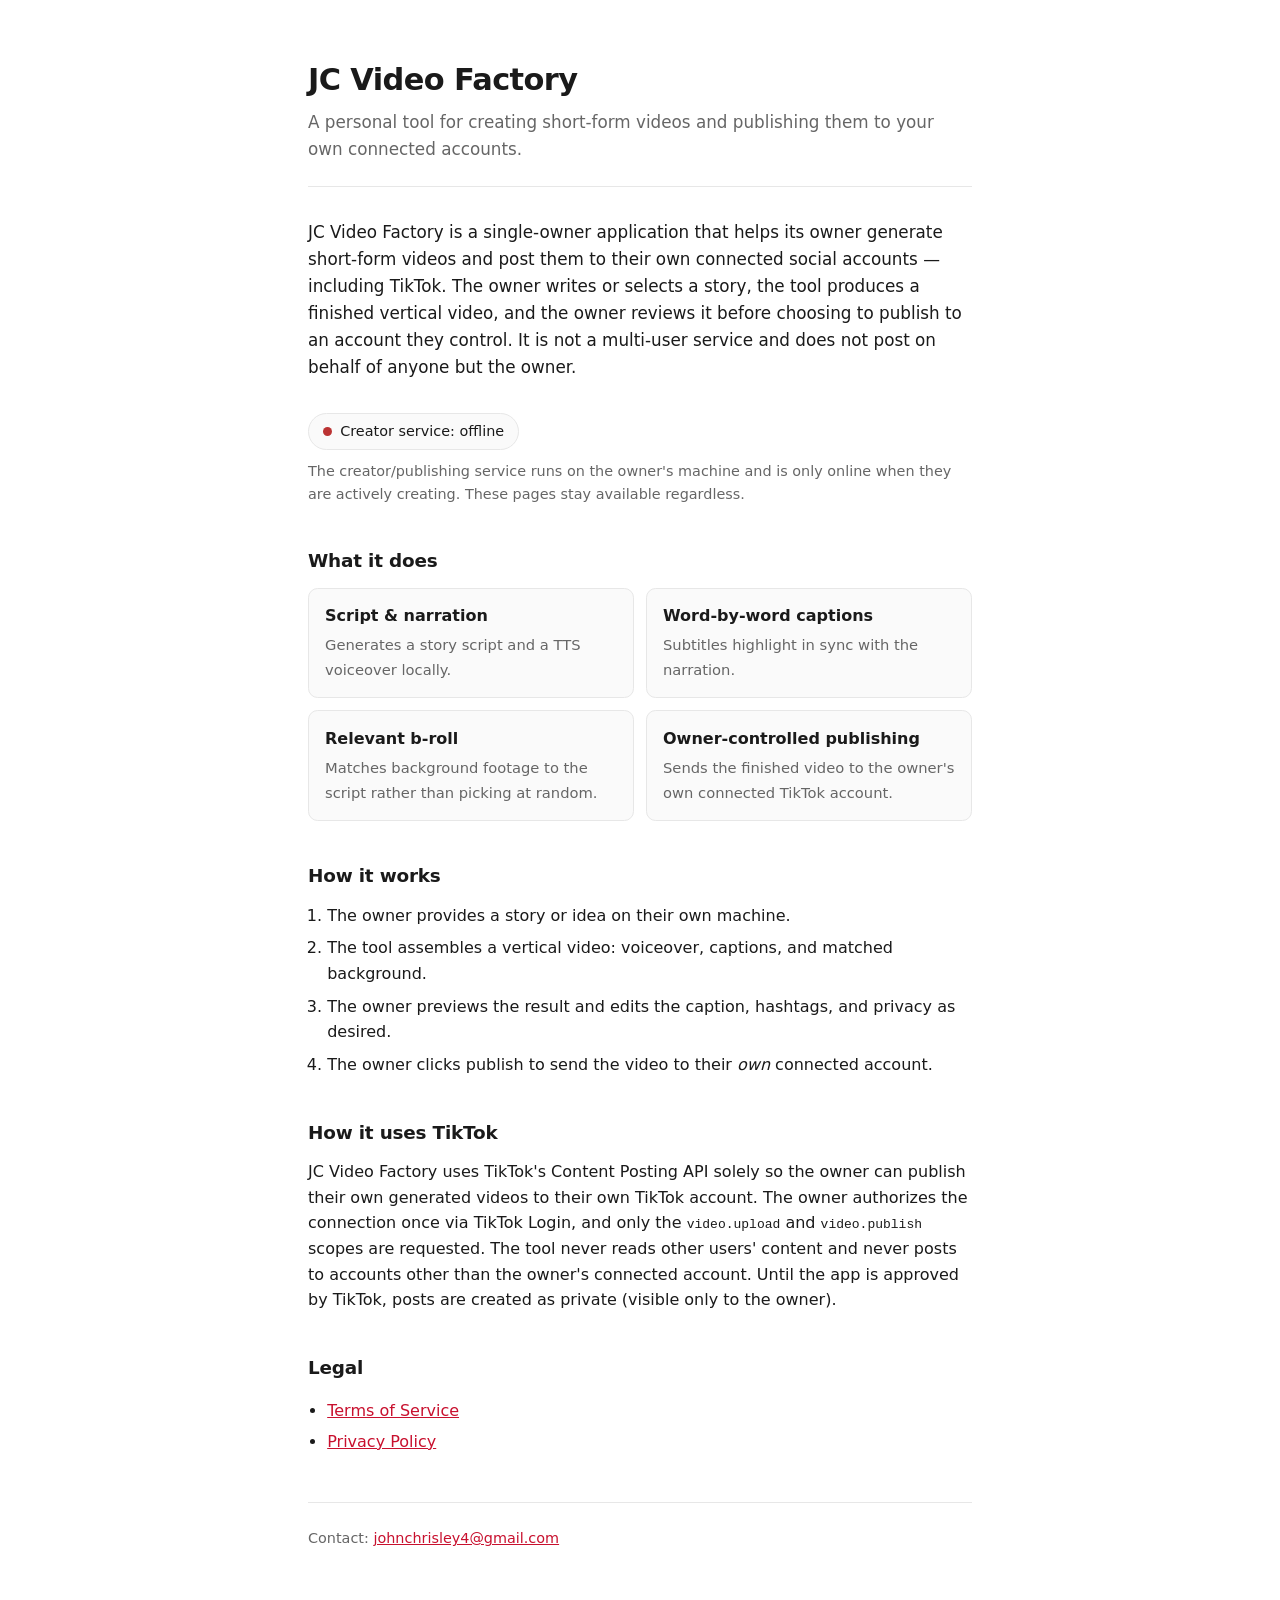
<file: legal/index.html>
<!DOCTYPE html>
<html lang="en">
<head>
<meta charset="utf-8">
<meta name="viewport" content="width=device-width, initial-scale=1">
<title>JC Video Factory</title>
<meta name="description" content="JC Video Factory is a personal tool for generating short-form videos and publishing them to the owner's own connected social accounts, including TikTok.">
<style>
  :root {
    --accent: #c8102e;
    --ink: #1a1a1a;
    --muted: #666;
    --line: #e7e7e7;
    --card: #fafafa;
  }
  * { box-sizing: border-box; }
  body {
    font-family: -apple-system, BlinkMacSystemFont, "Segoe UI", system-ui, sans-serif;
    max-width: 44rem; margin: 0 auto; padding: 3.5rem 1.25rem 4rem;
    line-height: 1.6; color: var(--ink);
  }
  a { color: var(--accent); }
  header { border-bottom: 1px solid var(--line); padding-bottom: 1.5rem; margin-bottom: 2rem; }
  h1 { margin: 0 0 0.25rem; font-size: 1.9rem; letter-spacing: -0.02em; }
  .tagline { margin: 0; color: var(--muted); font-size: 1.05rem; }
  h2 { font-size: 1.15rem; margin: 2.5rem 0 0.75rem; letter-spacing: -0.01em; }
  p { margin: 0.75rem 0; }
  .lead { font-size: 1.05rem; }

  .status {
    display: inline-flex; align-items: center; gap: 0.5rem; margin: 1.25rem 0 0.25rem;
    padding: 0.4rem 0.85rem; border: 1px solid var(--line); border-radius: 999px;
    font-size: 0.9rem; background: var(--card);
  }
  .dot { width: 0.6rem; height: 0.6rem; border-radius: 50%; background: #bbb; }
  .status.online .dot { background: #1aa251; }
  .status.offline .dot { background: #b33; }
  .note { font-size: 0.9rem; color: var(--muted); margin-top: 0.35rem; }

  .features { list-style: none; padding: 0; margin: 0.75rem 0;
    display: grid; gap: 0.75rem; grid-template-columns: repeat(auto-fit, minmax(15rem, 1fr)); }
  .features li {
    border: 1px solid var(--line); border-radius: 0.6rem; padding: 0.9rem 1rem;
    background: var(--card);
  }
  .features b { display: block; margin-bottom: 0.2rem; }
  .features span { color: var(--muted); font-size: 0.92rem; }

  ol.steps { padding-left: 1.2rem; margin: 0.75rem 0; }
  ol.steps li { margin: 0.45rem 0; }

  ul.docs { padding-left: 1.2rem; }
  ul.docs li { margin: 0.3rem 0; }

  footer {
    margin-top: 3rem; padding-top: 1.5rem; border-top: 1px solid var(--line);
    font-size: 0.9rem; color: var(--muted);
  }
</style>
</head>
<body>
  <header>
    <h1>JC Video Factory</h1>
    <p class="tagline">A personal tool for creating short-form videos and publishing them to your own connected accounts.</p>
  </header>

  <p class="lead">JC Video Factory is a single-owner application that helps its owner generate
     short-form videos and post them to their own connected social accounts — including
     TikTok. The owner writes or selects a story, the tool produces a finished vertical
     video, and the owner reviews it before choosing to publish to an account they control.
     It is not a multi-user service and does not post on behalf of anyone but the owner.</p>

  <div id="bot-status" class="status" role="status" aria-live="polite">
    <span class="dot"></span><span class="label">Checking creator service…</span>
  </div>
  <p id="bot-status-note" class="note">
    The creator/publishing service runs on the owner's machine and is only online when
    they are actively creating. These pages stay available regardless.</p>

  <h2>What it does</h2>
  <ul class="features">
    <li><b>Script &amp; narration</b><span>Generates a story script and a TTS voiceover locally.</span></li>
    <li><b>Word-by-word captions</b><span>Subtitles highlight in sync with the narration.</span></li>
    <li><b>Relevant b-roll</b><span>Matches background footage to the script rather than picking at random.</span></li>
    <li><b>Owner-controlled publishing</b><span>Sends the finished video to the owner's own connected TikTok account.</span></li>
  </ul>

  <h2>How it works</h2>
  <ol class="steps">
    <li>The owner provides a story or idea on their own machine.</li>
    <li>The tool assembles a vertical video: voiceover, captions, and matched background.</li>
    <li>The owner previews the result and edits the caption, hashtags, and privacy as desired.</li>
    <li>The owner clicks publish to send the video to their <em>own</em> connected account.</li>
  </ol>

  <h2>How it uses TikTok</h2>
  <p>JC Video Factory uses TikTok's Content Posting API solely so the owner can publish
     their own generated videos to their own TikTok account. The owner authorizes the
     connection once via TikTok Login, and only the <code>video.upload</code> and
     <code>video.publish</code> scopes are requested. The tool never reads other users'
     content and never posts to accounts other than the owner's connected account. Until
     the app is approved by TikTok, posts are created as private (visible only to the
     owner).</p>

  <h2>Legal</h2>
  <ul class="docs">
    <li><a href="/legal/terms">Terms of Service</a></li>
    <li><a href="/legal/privacy">Privacy Policy</a></li>
  </ul>

  <footer>Contact: <a href="mailto:johnchrisley4@gmail.com">johnchrisley4@gmail.com</a></footer>

<script>
  (function () {
    var box = document.getElementById('bot-status');
    var label = box.querySelector('.label');
    var HEALTH_URL = 'https://app.johnchrisley.dev/health';

    function set(state, text) {
      box.classList.remove('online', 'offline');
      box.classList.add(state);
      label.textContent = text;
    }

    var controller = new AbortController();
    var timer = setTimeout(function () { controller.abort(); }, 4000);

    fetch(HEALTH_URL, { signal: controller.signal, cache: 'no-store' })
      .then(function (r) { return r.ok ? r.json() : Promise.reject(); })
      .then(function (d) {
        if (d && d.status === 'ok') { set('online', 'Creator service: online'); }
        else { set('offline', 'Creator service: offline'); }
      })
      .catch(function () { set('offline', 'Creator service: offline'); })
      .finally(function () { clearTimeout(timer); });
  })();
</script>
</body>
</html>
</file>
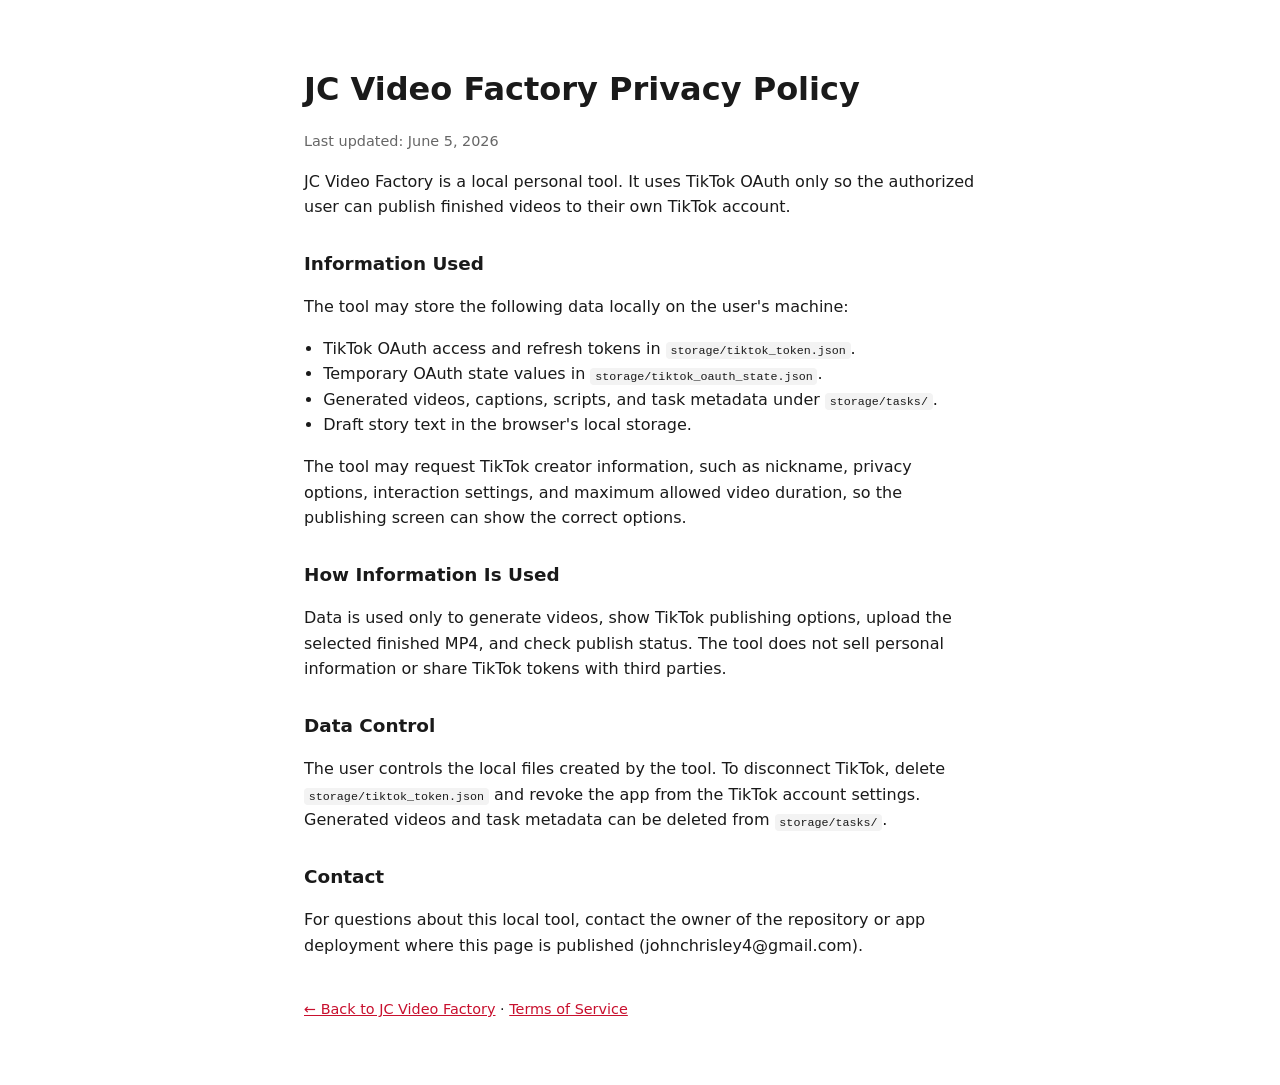
<file: legal/privacy/index.html>
<!DOCTYPE html>
<html lang="en">
<head>
<meta charset="utf-8">
<meta name="viewport" content="width=device-width, initial-scale=1">
<title>JC Video Factory — Privacy Policy</title>
<style>
  body { font-family: -apple-system, BlinkMacSystemFont, "Segoe UI", system-ui, sans-serif;
         max-width: 42rem; margin: 4rem auto; padding: 0 1.25rem; line-height: 1.6; color: #1a1a1a; }
  h1 { margin-bottom: 0.25rem; }
  h2 { margin-top: 1.8rem; font-size: 1.15rem; }
  a { color: #c8102e; }
  .updated { color: #666; font-size: 0.9rem; }
  ul { padding-left: 1.2rem; }
  code { background: #f3f3f3; padding: 0.1rem 0.3rem; border-radius: 4px; font-size: 0.9em; }
  nav { margin-top: 2.5rem; font-size: 0.9rem; }
</style>
</head>
<body>
  <h1>JC Video Factory Privacy Policy</h1>
  <p class="updated">Last updated: June 5, 2026</p>

  <p>JC Video Factory is a local personal tool. It uses TikTok OAuth only so the
     authorized user can publish finished videos to their own TikTok account.</p>

  <h2>Information Used</h2>
  <p>The tool may store the following data locally on the user's machine:</p>
  <ul>
    <li>TikTok OAuth access and refresh tokens in <code>storage/tiktok_token.json</code>.</li>
    <li>Temporary OAuth state values in <code>storage/tiktok_oauth_state.json</code>.</li>
    <li>Generated videos, captions, scripts, and task metadata under <code>storage/tasks/</code>.</li>
    <li>Draft story text in the browser's local storage.</li>
  </ul>
  <p>The tool may request TikTok creator information, such as nickname, privacy options,
     interaction settings, and maximum allowed video duration, so the publishing screen
     can show the correct options.</p>

  <h2>How Information Is Used</h2>
  <p>Data is used only to generate videos, show TikTok publishing options, upload the
     selected finished MP4, and check publish status. The tool does not sell personal
     information or share TikTok tokens with third parties.</p>

  <h2>Data Control</h2>
  <p>The user controls the local files created by the tool. To disconnect TikTok, delete
     <code>storage/tiktok_token.json</code> and revoke the app from the TikTok account
     settings. Generated videos and task metadata can be deleted from <code>storage/tasks/</code>.</p>

  <h2>Contact</h2>
  <p>For questions about this local tool, contact the owner of the repository or app
     deployment where this page is published (johnchrisley4@gmail.com).</p>

  <nav><a href="/legal">← Back to JC Video Factory</a> · <a href="/legal/terms">Terms of Service</a></nav>
</body>
</html>
</file>
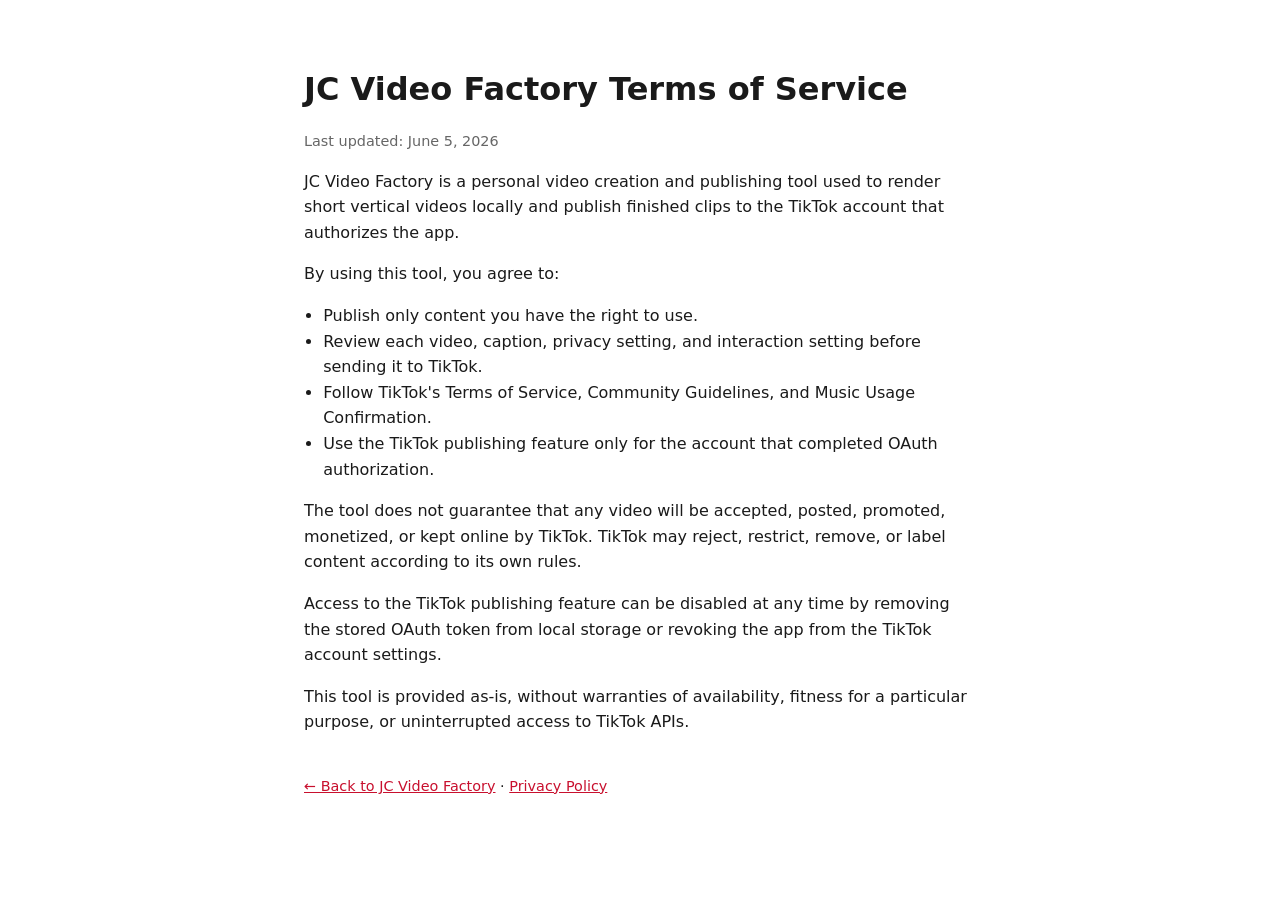
<file: legal/terms/index.html>
<!DOCTYPE html>
<html lang="en">
<head>
<meta charset="utf-8">
<meta name="viewport" content="width=device-width, initial-scale=1">
<title>JC Video Factory — Terms of Service</title>
<style>
  body { font-family: -apple-system, BlinkMacSystemFont, "Segoe UI", system-ui, sans-serif;
         max-width: 42rem; margin: 4rem auto; padding: 0 1.25rem; line-height: 1.6; color: #1a1a1a; }
  h1 { margin-bottom: 0.25rem; }
  a { color: #c8102e; }
  .updated { color: #666; font-size: 0.9rem; }
  ul { padding-left: 1.2rem; }
  nav { margin-top: 2.5rem; font-size: 0.9rem; }
</style>
</head>
<body>
  <h1>JC Video Factory Terms of Service</h1>
  <p class="updated">Last updated: June 5, 2026</p>

  <p>JC Video Factory is a personal video creation and publishing tool used to render
     short vertical videos locally and publish finished clips to the TikTok account
     that authorizes the app.</p>

  <p>By using this tool, you agree to:</p>
  <ul>
    <li>Publish only content you have the right to use.</li>
    <li>Review each video, caption, privacy setting, and interaction setting before sending it to TikTok.</li>
    <li>Follow TikTok's Terms of Service, Community Guidelines, and Music Usage Confirmation.</li>
    <li>Use the TikTok publishing feature only for the account that completed OAuth authorization.</li>
  </ul>

  <p>The tool does not guarantee that any video will be accepted, posted, promoted,
     monetized, or kept online by TikTok. TikTok may reject, restrict, remove, or label
     content according to its own rules.</p>

  <p>Access to the TikTok publishing feature can be disabled at any time by removing the
     stored OAuth token from local storage or revoking the app from the TikTok account settings.</p>

  <p>This tool is provided as-is, without warranties of availability, fitness for a
     particular purpose, or uninterrupted access to TikTok APIs.</p>

  <nav><a href="/legal">← Back to JC Video Factory</a> · <a href="/legal/privacy">Privacy Policy</a></nav>
</body>
</html>
</file>
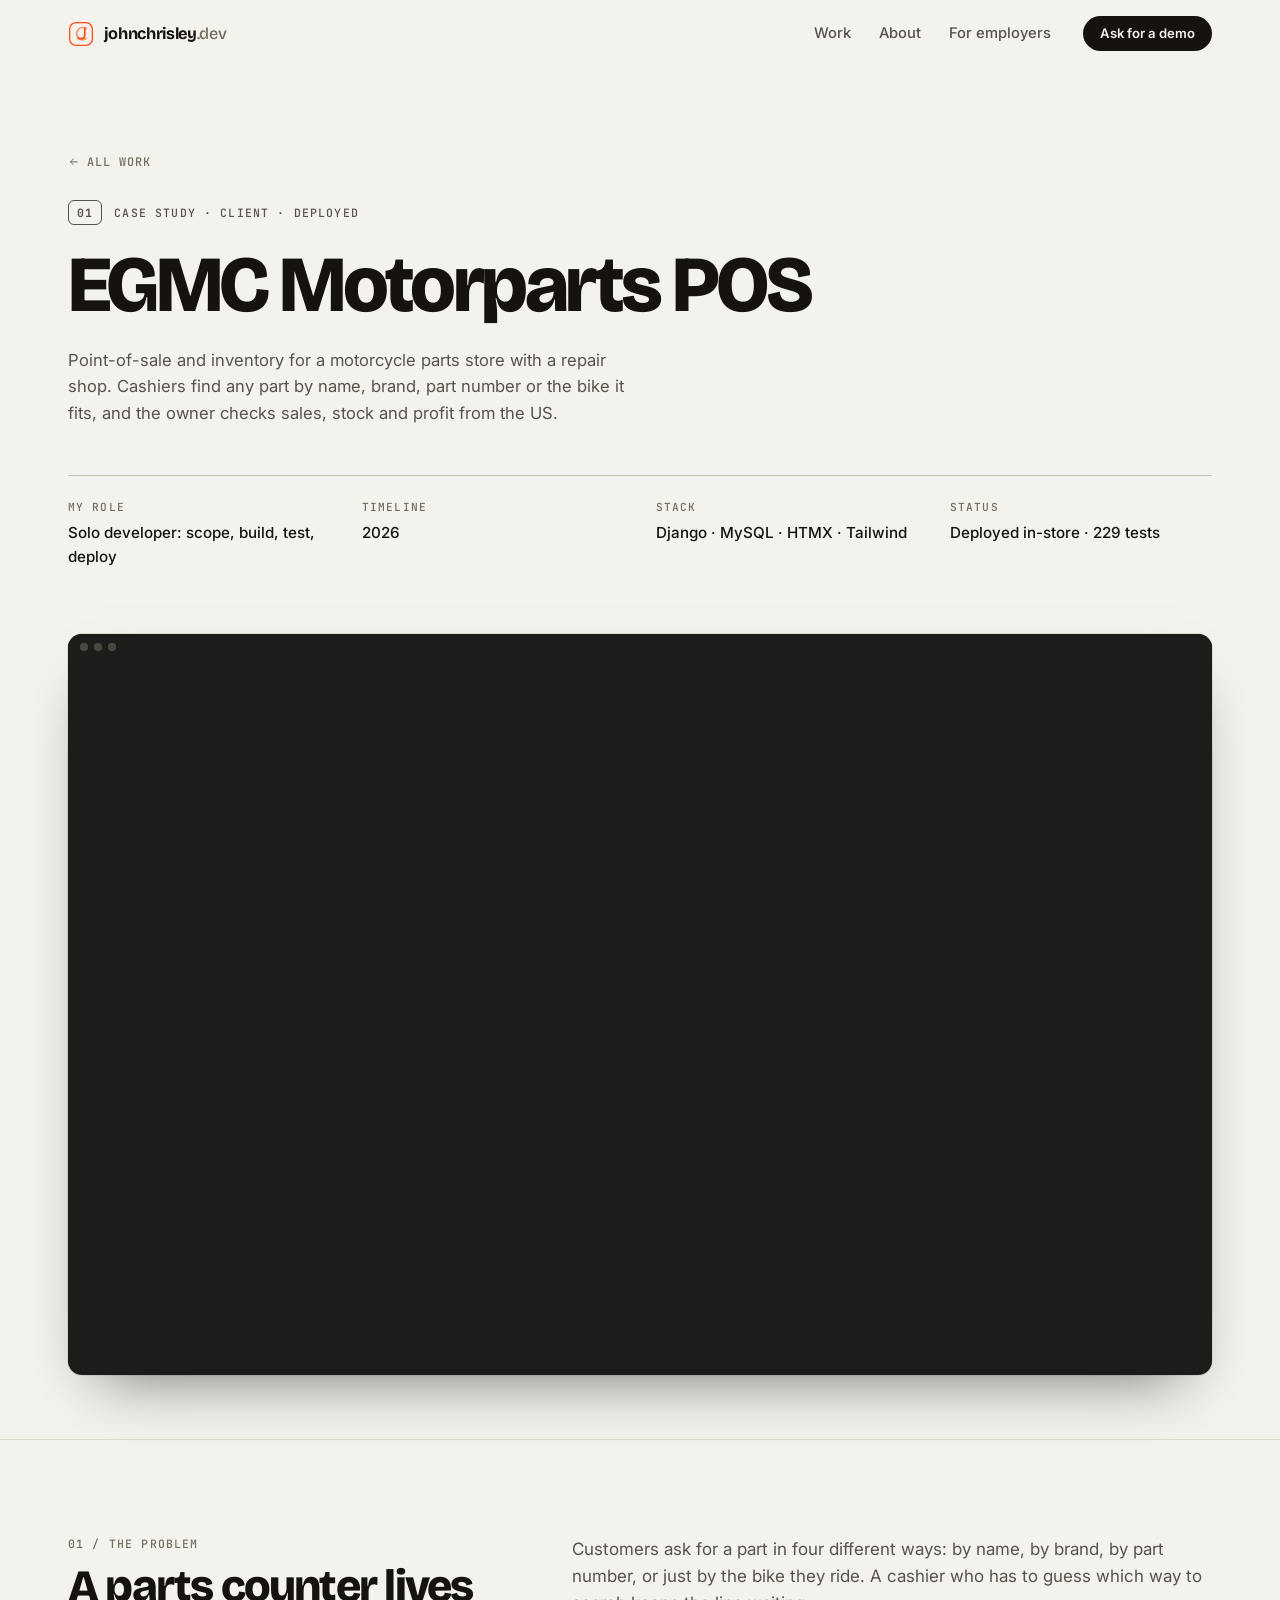
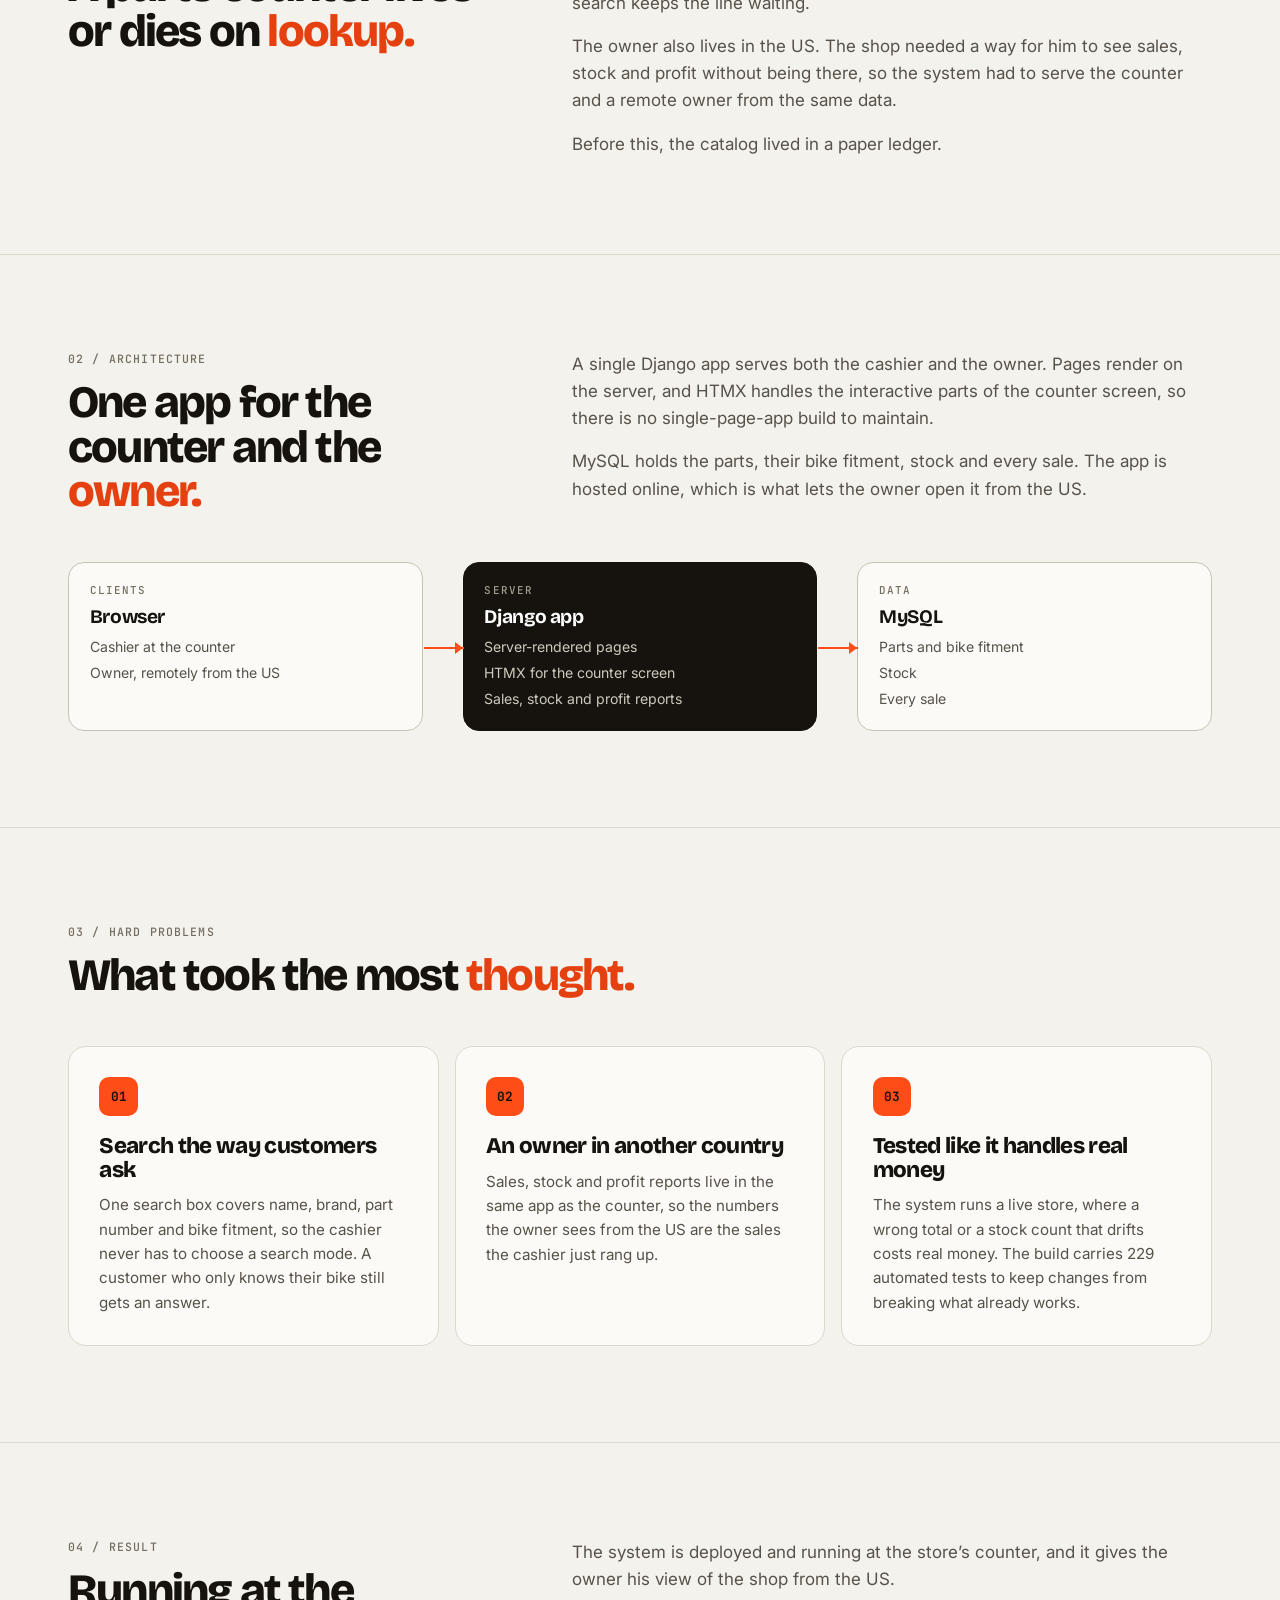
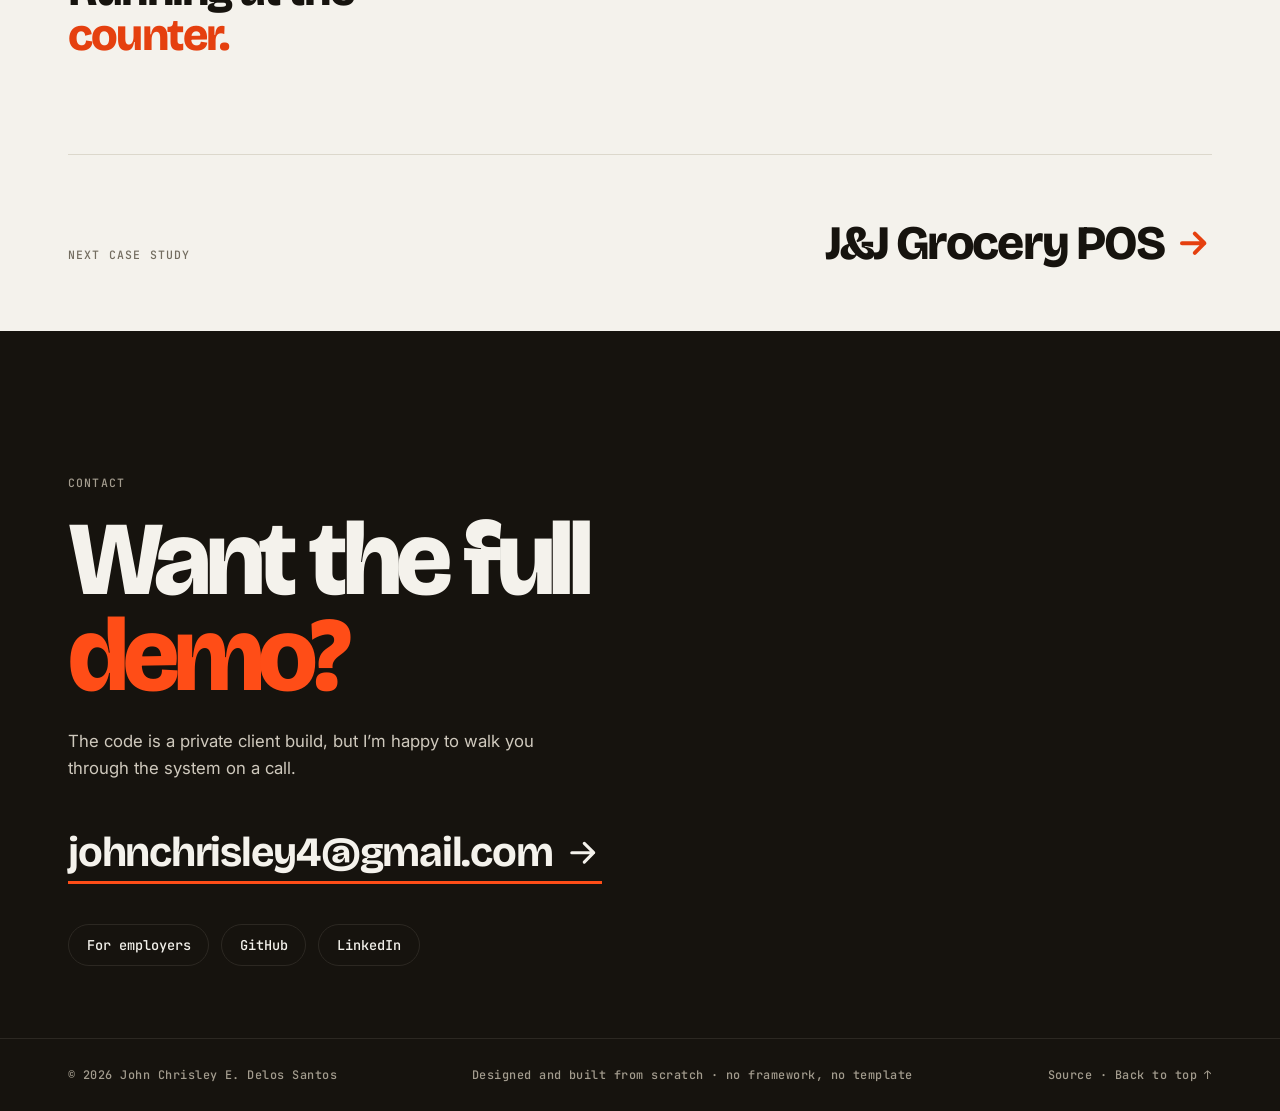
<file: work/egmc/index.html>
<!DOCTYPE html>
<html lang="en">
<head>
  <meta charset="UTF-8" />
  <meta name="viewport" content="width=device-width, initial-scale=1.0" />

  <title>EGMC Motorparts POS · Case study · John Chrisley Delos Santos</title>
  <meta name="description" content="How I built and deployed a point-of-sale and inventory system for a motorcycle parts store: one search across name, brand, part number and bike fitment, remote reports for an owner in the US, and 229 automated tests." />
  <meta name="author" content="John Chrisley E. Delos Santos" />
  <meta name="theme-color" content="#F4F2EC" />
  <meta name="robots" content="index, follow" />
  <link rel="canonical" href="https://johnchrisley.dev/work/egmc/" />

  <meta property="og:type" content="article" />
  <meta property="og:url" content="https://johnchrisley.dev/work/egmc/" />
  <meta property="og:title" content="EGMC Motorparts POS · Case study" />
  <meta property="og:description" content="A deployed point-of-sale and inventory system for a motorcycle parts store, built with Django, HTMX and MySQL and backed by 229 automated tests." />
  <meta property="og:image" content="https://johnchrisley.dev/img/work/egmc-1600.webp" />
  <meta property="og:image:width" content="1600" />
  <meta property="og:image:height" content="1000" />
  <meta name="twitter:card" content="summary_large_image" />
  <meta name="twitter:title" content="EGMC Motorparts POS · Case study" />
  <meta name="twitter:description" content="A deployed POS for a motorcycle parts store: Django, HTMX, MySQL, 229 automated tests." />
  <meta name="twitter:image" content="https://johnchrisley.dev/img/work/egmc-1600.webp" />

  <link rel="icon" type="image/svg+xml" href="/img/jc-logo.svg" />

  <link rel="preconnect" href="https://fonts.googleapis.com" />
  <link rel="preconnect" href="https://fonts.gstatic.com" crossorigin />
  <link href="https://fonts.googleapis.com/css2?family=Bricolage+Grotesque:opsz,wght@12..96,500;12..96,700;12..96,800&amp;family=Inter:wght@400;500;600&amp;family=JetBrains+Mono:wght@500;600;700&amp;display=swap" rel="stylesheet" />
  <link rel="stylesheet" href="/style.css?v=kinetic3" />

  <script>
    document.documentElement.classList.add('js');
    setTimeout(function () { if (!window.__jc) document.documentElement.classList.add('no-motion'); }, 3000);
  </script>
</head>
<body>

  <a href="#problem" class="skip-link">Skip to the case study</a>

  <header class="header" id="header">
    <div class="container header__inner">
      <a href="/" class="brand" aria-label="johnchrisley.dev, home">
        <svg class="brand__mark" viewBox="0 0 24 24" fill="none" aria-hidden="true">
          <rect x="1.5" y="1.5" width="21" height="21" rx="6" stroke="currentColor" stroke-width="1.2"/>
          <path d="M15.5 6.5v6.2c0 2.3-1.5 3.6-3.7 3.6-1 0-1.9-.25-2.6-.7" stroke="currentColor" stroke-width="1.6" stroke-linecap="round"/>
          <path d="M17 7.2A5.6 5.6 0 0 0 13.4 6 5.6 5.6 0 1 0 17 16" stroke="currentColor" stroke-width="1.6" stroke-linecap="round" opacity="0.55"/>
        </svg>
        <span>johnchrisley<span class="brand__dim">.dev</span></span>
      </a>
      <nav class="nav" aria-label="Primary">
        <a href="/#work">Work</a>
        <a href="/#about">About</a>
        <a href="/hire/">For employers</a>
      </nav>
      <a href="#contact" class="btn btn--ink btn--sm header__cta">Ask for a demo</a>
      <button class="menu-toggle" id="menuToggle" type="button" aria-label="Open menu" aria-expanded="false" aria-controls="mobileMenu"><span></span></button>
    </div>
  </header>

  <div class="mobile-menu" id="mobileMenu" hidden>
    <nav aria-label="Mobile">
      <a href="/#work">Work</a>
      <a href="/#about">About</a>
      <a href="/hire/">For employers</a>
      <a href="#contact">Contact</a>
    </nav>
    <a href="#contact" class="btn btn--accent">Ask for a demo</a>
  </div>

  <main id="top">

    <!-- HERO -->
    <section class="page-hero" aria-labelledby="cs-title">
      <div class="container">
        <a href="/#work" class="crumb" data-hero style="--d:0">
          <svg viewBox="0 0 24 24" fill="none" stroke="currentColor" stroke-width="2" stroke-linecap="round" stroke-linejoin="round" aria-hidden="true"><path d="M19 12H5M11 6l-6 6 6 6"/></svg>
          All work
        </a>
        <p class="case__kicker" data-hero style="--d:0; margin-top: 1.5rem"><b>01</b> Case study · Client · Deployed</p>
        <h1 class="page-hero__title" id="cs-title" data-hero style="--d:1">EGMC Motorparts POS</h1>
        <p class="page-hero__sub" data-hero style="--d:2">Point-of-sale and inventory for a motorcycle parts store with a repair shop. Cashiers find any part by name, brand, part number or the bike it fits, and the owner checks sales, stock and profit from the US.</p>

        <dl class="facts" data-hero style="--d:3">
          <div><dt>My role</dt><dd>Solo developer: scope, build, test, deploy</dd></div>
          <!-- TODO: exact months. MVP was scoped in July 2026 and the system is live; add the go-live month. -->
          <div><dt>Timeline</dt><dd>2026</dd></div>
          <div><dt>Stack</dt><dd>Django · MySQL · HTMX · Tailwind</dd></div>
          <div><dt>Status</dt><dd>Deployed in-store · 229 tests</dd></div>
        </dl>

        <figure class="case__shot cs-shot" data-reveal>
          <img src="/img/work/egmc-800.webp" srcset="/img/work/egmc-800.webp 800w, /img/work/egmc-1600.webp 1600w" sizes="(max-width: 1240px) calc(100vw - 2 * clamp(1rem, 5vw, 3rem)), 1144px" width="1600" height="1000" decoding="async" alt="EGMC Motorparts New Sale screen: a parts search for battery above a cart with brake pads, a spark plug and a CVT belt" />
        </figure>
      </div>
    </section>

    <!-- 01 · PROBLEM -->
    <section class="cs-sec" id="problem" aria-labelledby="problem-title">
      <div class="container cs-sec__grid">
        <div data-reveal>
          <p class="tag">01 / The problem</p>
          <h2 class="cs-sec__title" id="problem-title">A parts counter lives or dies on <em>lookup.</em></h2>
        </div>
        <div class="cs-text" data-reveal style="--d:1">
          <p>Customers ask for a part in four different ways: by name, by brand, by part number, or just by the bike they ride. A cashier who has to guess which way to search keeps the line waiting.</p>
          <p>The owner also lives in the US. The shop needed a way for him to see sales, stock and profit without being there, so the system had to serve the counter and a remote owner from the same data.</p>
          <p>Before this, the catalog lived in a paper ledger.</p>
        </div>
      </div>
    </section>

    <!-- 02 · ARCHITECTURE -->
    <section class="cs-sec" id="architecture" aria-labelledby="architecture-title">
      <div class="container">
        <div class="cs-sec__grid">
          <div data-reveal>
            <p class="tag">02 / Architecture</p>
            <h2 class="cs-sec__title" id="architecture-title">One app for the counter and the <em>owner.</em></h2>
          </div>
          <div class="cs-text" data-reveal style="--d:1">
            <p>A single Django app serves both the cashier and the owner. Pages render on the server, and HTMX handles the interactive parts of the counter screen, so there is no single-page-app build to maintain.</p>
            <p>MySQL holds the parts, their bike fitment, stock and every sale. The app is hosted online, which is what lets the owner open it from the US.</p>
            <!-- TODO: name the host (Railway, Render or other) and how deploys happen. -->
          </div>
        </div>

        <ol class="flow" aria-label="System diagram" data-reveal>
          <li class="flow__step">
            <span class="flow__tag">Clients</span>
            <span class="flow__name">Browser</span>
            <ul>
              <li>Cashier at the counter</li>
              <li>Owner, remotely from the US</li>
            </ul>
          </li>
          <li class="flow__step flow__step--core">
            <span class="flow__tag">Server</span>
            <span class="flow__name">Django app</span>
            <ul>
              <li>Server-rendered pages</li>
              <li>HTMX for the counter screen</li>
              <li>Sales, stock and profit reports</li>
            </ul>
          </li>
          <li class="flow__step">
            <span class="flow__tag">Data</span>
            <span class="flow__name">MySQL</span>
            <ul>
              <li>Parts and bike fitment</li>
              <li>Stock</li>
              <li>Every sale</li>
            </ul>
          </li>
        </ol>
      </div>
    </section>

    <!-- 03 · HARD PROBLEMS -->
    <section class="cs-sec" id="decisions" aria-labelledby="decisions-title">
      <div class="container">
        <header class="sec-head" data-reveal>
          <p class="tag">03 / Hard problems</p>
          <h2 class="cs-sec__title" id="decisions-title">What took the most <em>thought.</em></h2>
        </header>

        <ol class="problems">
          <li class="problem" data-reveal style="--d:0">
            <span class="offer__num">01</span>
            <h3>Search the way customers ask</h3>
            <p>One search box covers name, brand, part number and bike fitment, so the cashier never has to choose a search mode. A customer who only knows their bike still gets an answer.</p>
            <!-- TODO: add one detail of how ranking or matching works (e.g. exact part number first). -->
          </li>
          <li class="problem" data-reveal style="--d:1">
            <span class="offer__num">02</span>
            <h3>An owner in another country</h3>
            <p>Sales, stock and profit reports live in the same app as the counter, so the numbers the owner sees from the US are the sales the cashier just rang up.</p>
          </li>
          <li class="problem" data-reveal style="--d:2">
            <span class="offer__num">03</span>
            <h3>Tested like it handles real money</h3>
            <p>The system runs a live store, where a wrong total or a stock count that drifts costs real money. The build carries 229 automated tests to keep changes from breaking what already works.</p>
            <!-- TODO: say what the tests cover (sales math, stock movement, permissions). -->
          </li>
        </ol>
      </div>
    </section>

    <!-- 04 · RESULT -->
    <section class="cs-sec" id="result" aria-labelledby="result-title">
      <div class="container cs-sec__grid">
        <div data-reveal>
          <p class="tag">04 / Result</p>
          <h2 class="cs-sec__title" id="result-title">Running at the <em>counter.</em></h2>
        </div>
        <div class="cs-text" data-reveal style="--d:1">
          <p>The system is deployed and running at the store’s counter, and it gives the owner his view of the shop from the US.</p>
          <!-- TODO: add real numbers if available: parts in the catalog, sales per day, time saved per transaction. -->
          <!-- TODO: demo video. Record a 2-minute walkthrough, upload it (YouTube unlisted or similar) and embed it here:
          <figure class="case__shot cs-shot">
            <iframe src="VIDEO_URL" title="EGMC Motorparts POS walkthrough" width="1600" height="900" loading="lazy" allowfullscreen style="display:block;width:100%;aspect-ratio:16/9;border:0"></iframe>
          </figure>
          -->
        </div>
      </div>
    </section>

    <div class="container">
      <nav class="next-case" aria-label="Next case study">
        <p class="tag">Next case study</p>
        <a href="/work/jj-grocery/" class="next-case__link">J&amp;J Grocery POS
          <svg viewBox="0 0 24 24" fill="none" stroke="currentColor" stroke-width="2.5" stroke-linecap="round" stroke-linejoin="round" aria-hidden="true"><path d="M5 12h14M13 6l6 6-6 6"/></svg>
        </a>
      </nav>
    </div>

    <!-- CONTACT -->
    <section class="contact" id="contact" aria-labelledby="contact-title">
      <div class="container">
        <p class="tag" data-reveal>Contact</p>
        <h2 class="contact__title" id="contact-title" data-reveal>Want the full<br /><em>demo?</em></h2>
        <p class="contact__sub" data-reveal>The code is a private client build, but I’m happy to walk you through the system on a call.</p>
        <a class="contact__mail" href="mailto:johnchrisley4@gmail.com?subject=EGMC%20POS%20demo" data-reveal>johnchrisley4@gmail.com
          <svg viewBox="0 0 24 24" fill="none" stroke="currentColor" stroke-width="2" stroke-linecap="round" stroke-linejoin="round" aria-hidden="true"><path d="M5 12h14M13 6l6 6-6 6"/></svg>
        </a>
        <ul class="contact__links" data-reveal>
          <li><a href="/hire/">For employers</a></li>
          <li><a href="https://github.com/Aresss615" target="_blank" rel="noopener">GitHub</a></li>
          <li><a href="https://www.linkedin.com/in/johnchrisley" target="_blank" rel="noopener">LinkedIn</a></li>
        </ul>
      </div>
    </section>
  </main>

  <footer class="footer">
    <div class="container footer__inner">
      <span>© 2026 John Chrisley E. Delos Santos</span>
      <span>Designed and built from scratch · no framework, no template</span>
      <span><a href="https://github.com/Aresss615/Aresss615.github.io" target="_blank" rel="noopener">Source</a> · <a href="#top">Back to top ↑</a></span>
    </div>
  </footer>

  <script src="/script.js?v=kinetic3" defer></script>
</body>
</html>
</file>
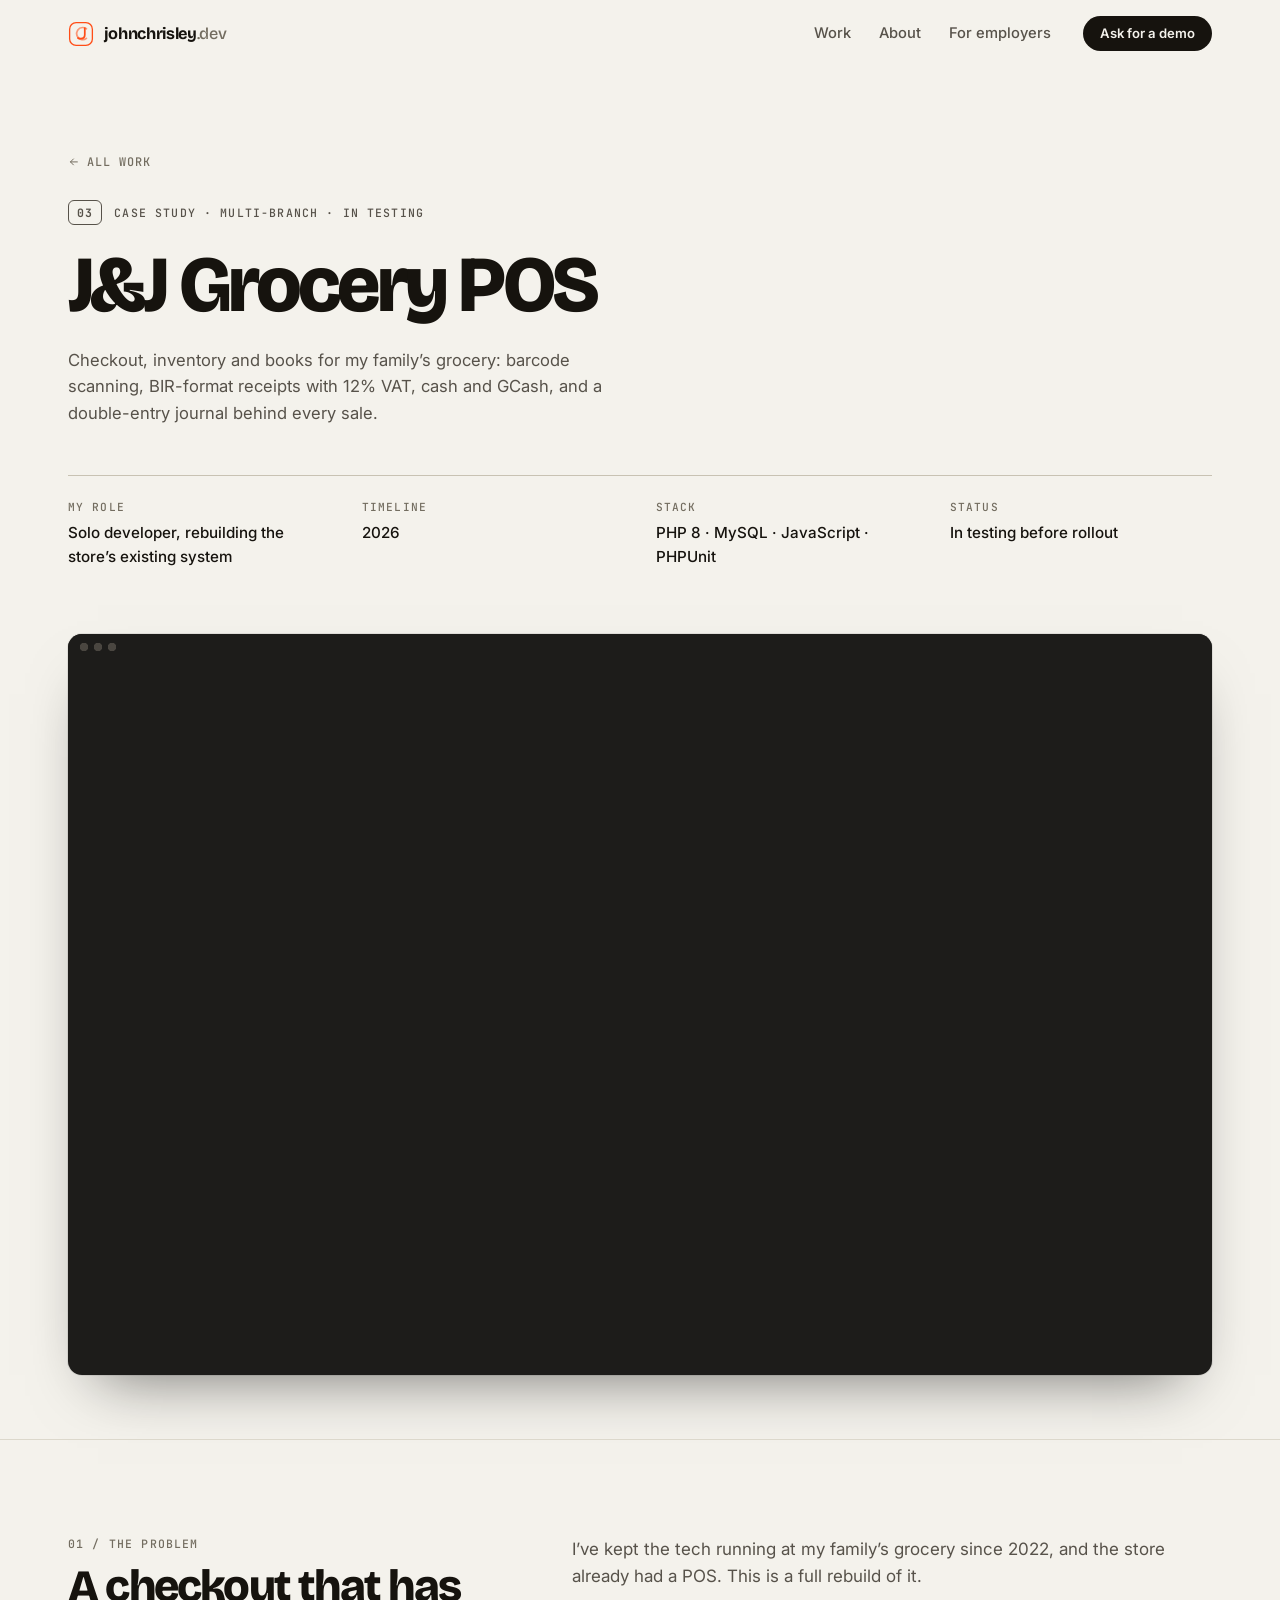
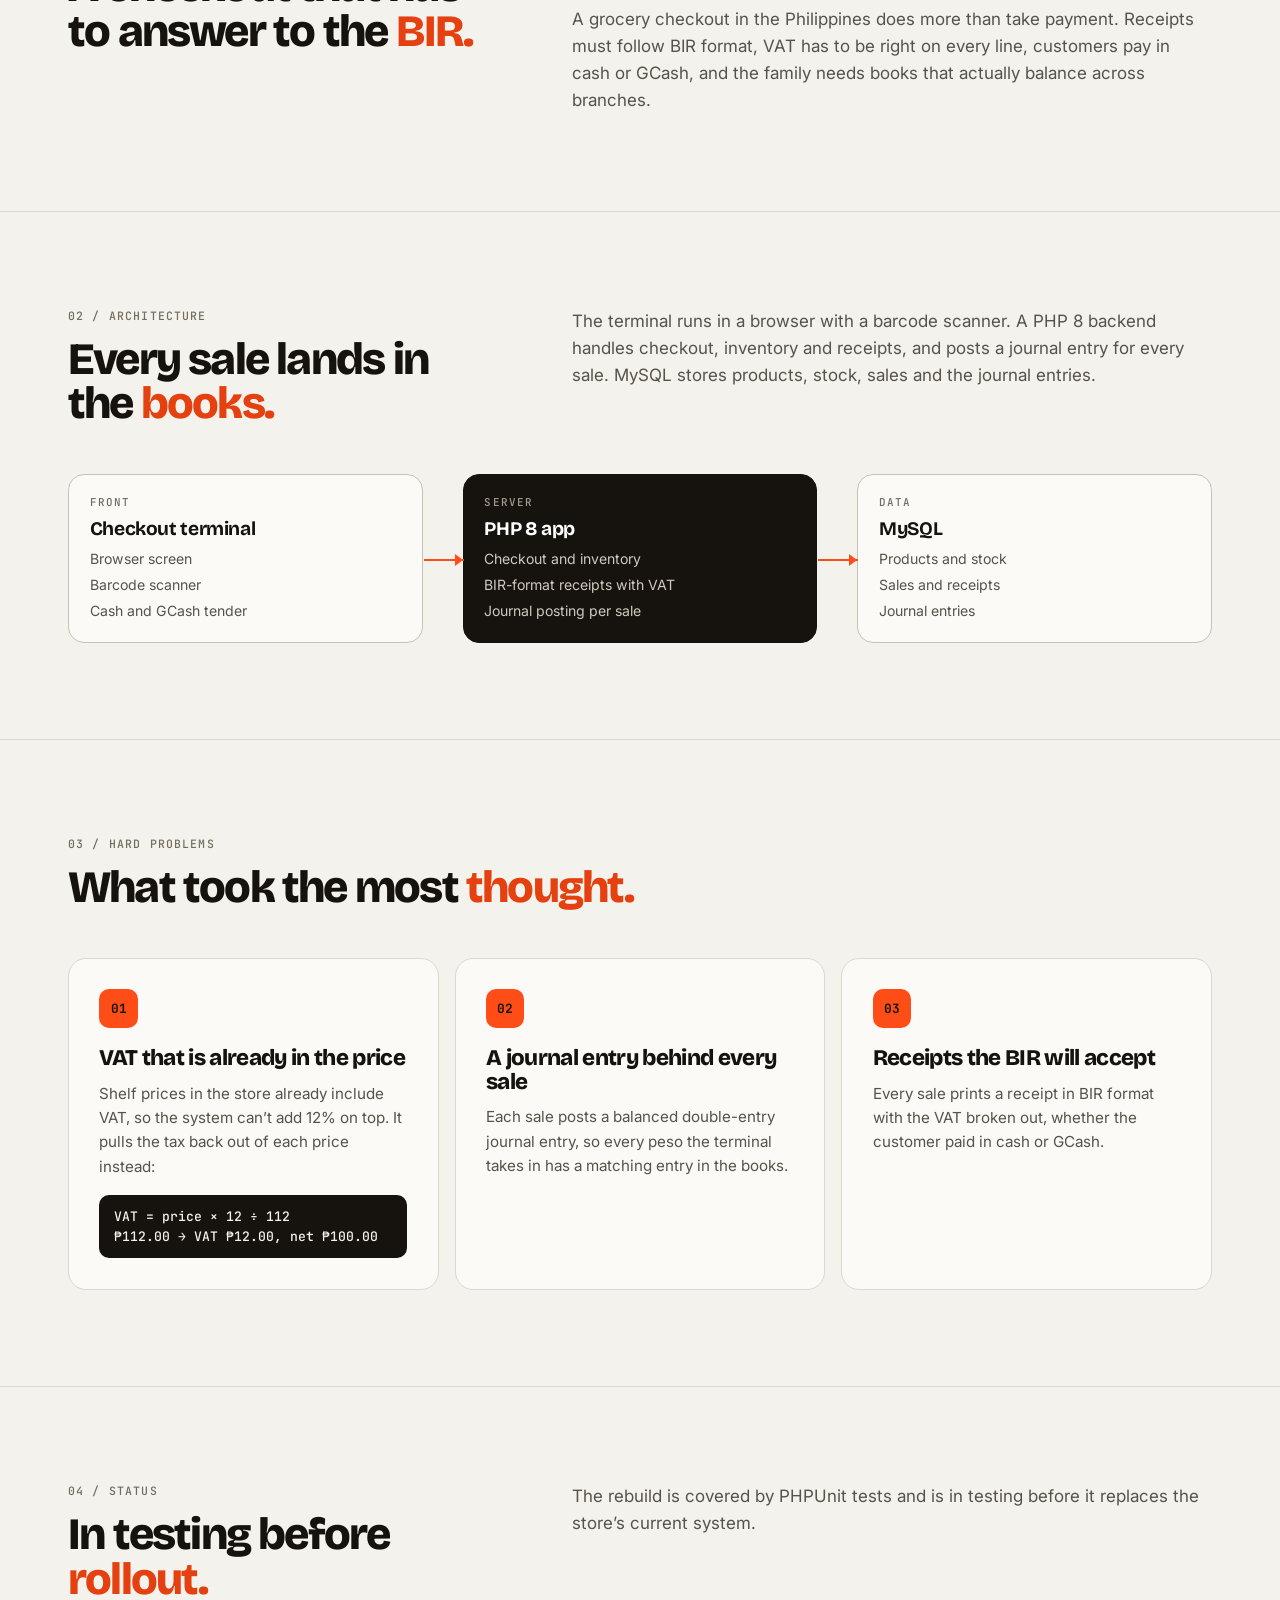
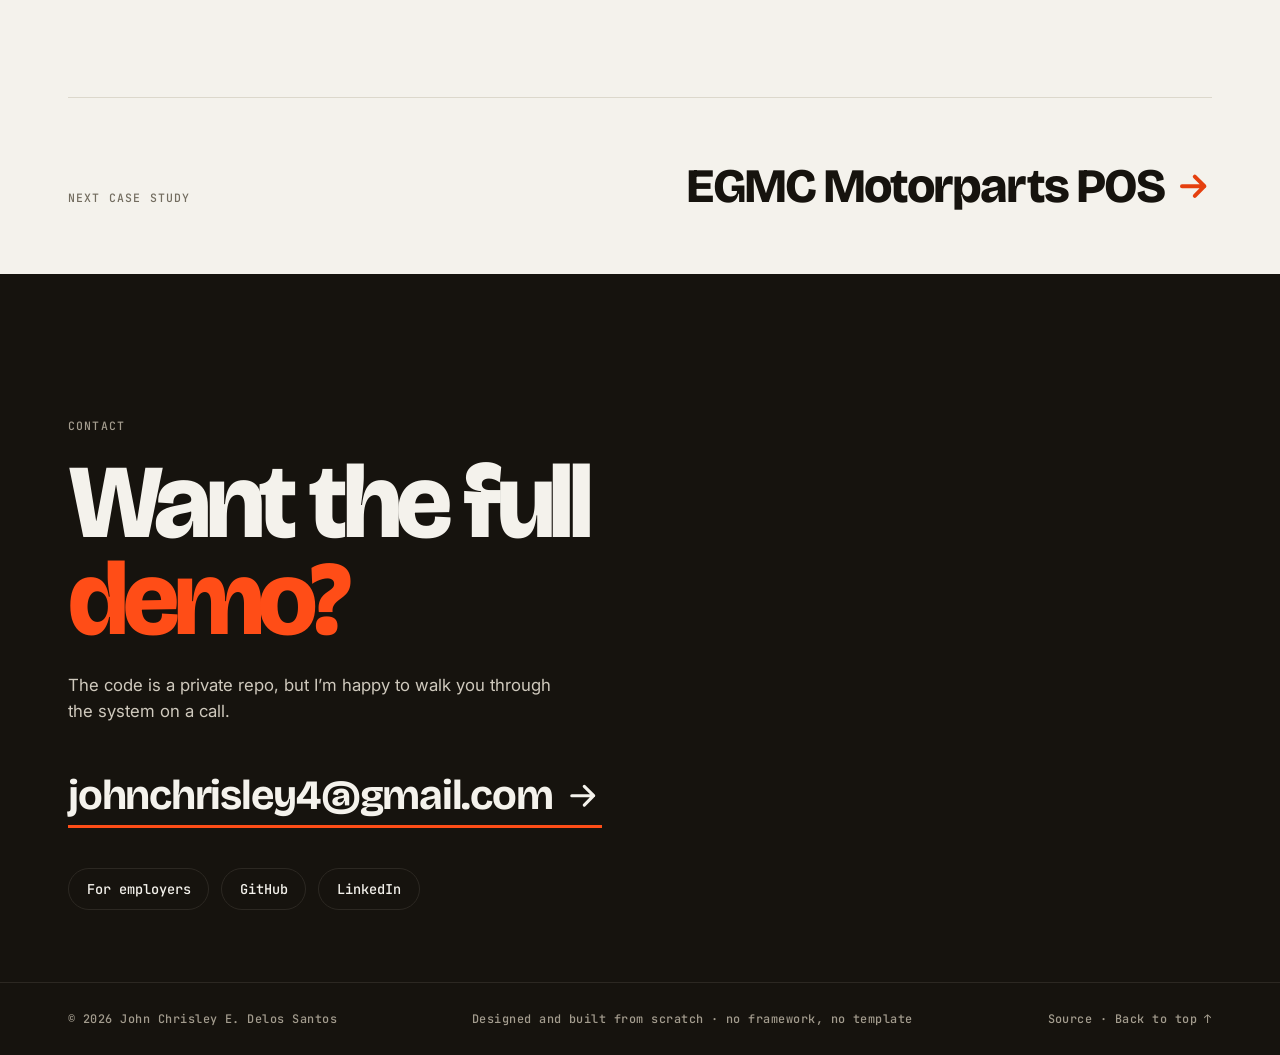
<file: work/jj-grocery/index.html>
<!DOCTYPE html>
<html lang="en">
<head>
  <meta charset="UTF-8" />
  <meta name="viewport" content="width=device-width, initial-scale=1.0" />

  <title>J&amp;J Grocery POS · Case study · John Chrisley Delos Santos</title>
  <meta name="description" content="How I am rebuilding my family grocery's point-of-sale system: barcode checkout, BIR-format receipts with VAT computed from VAT-inclusive prices, cash and GCash, and a double-entry journal behind every sale." />
  <meta name="author" content="John Chrisley E. Delos Santos" />
  <meta name="theme-color" content="#F4F2EC" />
  <meta name="robots" content="index, follow" />
  <link rel="canonical" href="https://johnchrisley.dev/work/jj-grocery/" />

  <meta property="og:type" content="article" />
  <meta property="og:url" content="https://johnchrisley.dev/work/jj-grocery/" />
  <meta property="og:title" content="J&amp;J Grocery POS · Case study" />
  <meta property="og:description" content="A grocery POS rebuilt in PHP 8 and MySQL: BIR-format receipts, 12% VAT, cash and GCash, and a double-entry journal behind every sale." />
  <meta property="og:image" content="https://johnchrisley.dev/img/work/grocery-1600.webp" />
  <meta property="og:image:width" content="1600" />
  <meta property="og:image:height" content="1000" />
  <meta name="twitter:card" content="summary_large_image" />
  <meta name="twitter:title" content="J&amp;J Grocery POS · Case study" />
  <meta name="twitter:description" content="A grocery POS with BIR-format receipts, 12% VAT, cash and GCash, and a double-entry journal behind every sale." />
  <meta name="twitter:image" content="https://johnchrisley.dev/img/work/grocery-1600.webp" />

  <link rel="icon" type="image/svg+xml" href="/img/jc-logo.svg" />

  <link rel="preconnect" href="https://fonts.googleapis.com" />
  <link rel="preconnect" href="https://fonts.gstatic.com" crossorigin />
  <link href="https://fonts.googleapis.com/css2?family=Bricolage+Grotesque:opsz,wght@12..96,500;12..96,700;12..96,800&amp;family=Inter:wght@400;500;600&amp;family=JetBrains+Mono:wght@500;600;700&amp;display=swap" rel="stylesheet" />
  <link rel="stylesheet" href="/style.css?v=kinetic3" />

  <script>
    document.documentElement.classList.add('js');
    setTimeout(function () { if (!window.__jc) document.documentElement.classList.add('no-motion'); }, 3000);
  </script>
</head>
<body>

  <a href="#problem" class="skip-link">Skip to the case study</a>

  <header class="header" id="header">
    <div class="container header__inner">
      <a href="/" class="brand" aria-label="johnchrisley.dev, home">
        <svg class="brand__mark" viewBox="0 0 24 24" fill="none" aria-hidden="true">
          <rect x="1.5" y="1.5" width="21" height="21" rx="6" stroke="currentColor" stroke-width="1.2"/>
          <path d="M15.5 6.5v6.2c0 2.3-1.5 3.6-3.7 3.6-1 0-1.9-.25-2.6-.7" stroke="currentColor" stroke-width="1.6" stroke-linecap="round"/>
          <path d="M17 7.2A5.6 5.6 0 0 0 13.4 6 5.6 5.6 0 1 0 17 16" stroke="currentColor" stroke-width="1.6" stroke-linecap="round" opacity="0.55"/>
        </svg>
        <span>johnchrisley<span class="brand__dim">.dev</span></span>
      </a>
      <nav class="nav" aria-label="Primary">
        <a href="/#work">Work</a>
        <a href="/#about">About</a>
        <a href="/hire/">For employers</a>
      </nav>
      <a href="#contact" class="btn btn--ink btn--sm header__cta">Ask for a demo</a>
      <button class="menu-toggle" id="menuToggle" type="button" aria-label="Open menu" aria-expanded="false" aria-controls="mobileMenu"><span></span></button>
    </div>
  </header>

  <div class="mobile-menu" id="mobileMenu" hidden>
    <nav aria-label="Mobile">
      <a href="/#work">Work</a>
      <a href="/#about">About</a>
      <a href="/hire/">For employers</a>
      <a href="#contact">Contact</a>
    </nav>
    <a href="#contact" class="btn btn--accent">Ask for a demo</a>
  </div>

  <main id="top">

    <!-- HERO -->
    <section class="page-hero" aria-labelledby="cs-title">
      <div class="container">
        <a href="/#work" class="crumb" data-hero style="--d:0">
          <svg viewBox="0 0 24 24" fill="none" stroke="currentColor" stroke-width="2" stroke-linecap="round" stroke-linejoin="round" aria-hidden="true"><path d="M19 12H5M11 6l-6 6 6 6"/></svg>
          All work
        </a>
        <p class="case__kicker" data-hero style="--d:0; margin-top: 1.5rem"><b>03</b> Case study · Multi-branch · In testing</p>
        <h1 class="page-hero__title" id="cs-title" data-hero style="--d:1">J&amp;J Grocery POS</h1>
        <p class="page-hero__sub" data-hero style="--d:2">Checkout, inventory and books for my family’s grocery: barcode scanning, BIR-format receipts with 12% VAT, cash and GCash, and a double-entry journal behind every sale.</p>

        <dl class="facts" data-hero style="--d:3">
          <div><dt>My role</dt><dd>Solo developer, rebuilding the store’s existing system</dd></div>
          <!-- TODO: exact months for the rebuild, and the planned rollout date. -->
          <div><dt>Timeline</dt><dd>2026</dd></div>
          <div><dt>Stack</dt><dd>PHP 8 · MySQL · JavaScript · PHPUnit</dd></div>
          <div><dt>Status</dt><dd>In testing before rollout</dd></div>
        </dl>

        <figure class="case__shot cs-shot" data-reveal>
          <img src="/img/work/grocery-800.webp" srcset="/img/work/grocery-800.webp 800w, /img/work/grocery-1600.webp 1600w" sizes="(max-width: 1240px) calc(100vw - 2 * clamp(1rem, 5vw, 3rem)), 1144px" width="1600" height="1000" decoding="async" alt="J&amp;J Grocery POS terminal: product grid and a five-item sale totalling 621 pesos with VAT" />
        </figure>
      </div>
    </section>

    <!-- 01 · PROBLEM -->
    <section class="cs-sec" id="problem" aria-labelledby="problem-title">
      <div class="container cs-sec__grid">
        <div data-reveal>
          <p class="tag">01 / The problem</p>
          <h2 class="cs-sec__title" id="problem-title">A checkout that has to answer to the <em>BIR.</em></h2>
        </div>
        <div class="cs-text" data-reveal style="--d:1">
          <p>I’ve kept the tech running at my family’s grocery since 2022, and the store already had a POS. This is a full rebuild of it.</p>
          <p>A grocery checkout in the Philippines does more than take payment. Receipts must follow BIR format, VAT has to be right on every line, customers pay in cash or GCash, and the family needs books that actually balance across branches.</p>
          <!-- TODO: one sentence on what was wrong with the old system that made a rebuild worth it. -->
        </div>
      </div>
    </section>

    <!-- 02 · ARCHITECTURE -->
    <section class="cs-sec" id="architecture" aria-labelledby="architecture-title">
      <div class="container">
        <div class="cs-sec__grid">
          <div data-reveal>
            <p class="tag">02 / Architecture</p>
            <h2 class="cs-sec__title" id="architecture-title">Every sale lands in the <em>books.</em></h2>
          </div>
          <div class="cs-text" data-reveal style="--d:1">
            <p>The terminal runs in a browser with a barcode scanner. A PHP 8 backend handles checkout, inventory and receipts, and posts a journal entry for every sale. MySQL stores products, stock, sales and the journal entries.</p>
            <!-- TODO: describe how branches connect (one shared database, or one per branch that syncs). -->
          </div>
        </div>

        <ol class="flow" aria-label="System diagram" data-reveal>
          <li class="flow__step">
            <span class="flow__tag">Front</span>
            <span class="flow__name">Checkout terminal</span>
            <ul>
              <li>Browser screen</li>
              <li>Barcode scanner</li>
              <li>Cash and GCash tender</li>
            </ul>
          </li>
          <li class="flow__step flow__step--core">
            <span class="flow__tag">Server</span>
            <span class="flow__name">PHP 8 app</span>
            <ul>
              <li>Checkout and inventory</li>
              <li>BIR-format receipts with VAT</li>
              <li>Journal posting per sale</li>
            </ul>
          </li>
          <li class="flow__step">
            <span class="flow__tag">Data</span>
            <span class="flow__name">MySQL</span>
            <ul>
              <li>Products and stock</li>
              <li>Sales and receipts</li>
              <li>Journal entries</li>
            </ul>
          </li>
        </ol>
      </div>
    </section>

    <!-- 03 · HARD PROBLEMS -->
    <section class="cs-sec" id="decisions" aria-labelledby="decisions-title">
      <div class="container">
        <header class="sec-head" data-reveal>
          <p class="tag">03 / Hard problems</p>
          <h2 class="cs-sec__title" id="decisions-title">What took the most <em>thought.</em></h2>
        </header>

        <ol class="problems">
          <li class="problem" data-reveal style="--d:0">
            <span class="offer__num">01</span>
            <h3>VAT that is already in the price</h3>
            <p>Shelf prices in the store already include VAT, so the system can’t add 12% on top. It pulls the tax back out of each price instead:</p>
            <code class="formula">VAT = price × 12 ÷ 112<br />₱112.00 → VAT ₱12.00, net ₱100.00</code>
          </li>
          <li class="problem" data-reveal style="--d:1">
            <span class="offer__num">02</span>
            <h3>A journal entry behind every sale</h3>
            <p>Each sale posts a balanced double-entry journal entry, so every peso the terminal takes in has a matching entry in the books.</p>
          </li>
          <li class="problem" data-reveal style="--d:2">
            <span class="offer__num">03</span>
            <h3>Receipts the BIR will accept</h3>
            <p>Every sale prints a receipt in BIR format with the VAT broken out, whether the customer paid in cash or GCash.</p>
            <!-- TODO: confirm which of these shipped and add the ones that did: VAT and non-VAT toggle, three held carts, discounts, voids, refunds, X-Read and Z-Read reports, roles with category-level permissions. -->
          </li>
        </ol>
      </div>
    </section>

    <!-- 04 · STATUS -->
    <section class="cs-sec" id="result" aria-labelledby="result-title">
      <div class="container cs-sec__grid">
        <div data-reveal>
          <p class="tag">04 / Status</p>
          <h2 class="cs-sec__title" id="result-title">In testing before <em>rollout.</em></h2>
        </div>
        <div class="cs-text" data-reveal style="--d:1">
          <p>The rebuild is covered by PHPUnit tests and is in testing before it replaces the store’s current system.</p>
          <!-- TODO: number of PHPUnit tests, and the rollout date once it is live. -->
          <!-- TODO: demo video. Record a 2-minute walkthrough and embed it here:
          <figure class="case__shot cs-shot">
            <iframe src="VIDEO_URL" title="J&amp;J Grocery POS walkthrough" width="1600" height="900" loading="lazy" allowfullscreen style="display:block;width:100%;aspect-ratio:16/9;border:0"></iframe>
          </figure>
          -->
        </div>
      </div>
    </section>

    <div class="container">
      <nav class="next-case" aria-label="Next case study">
        <p class="tag">Next case study</p>
        <a href="/work/egmc/" class="next-case__link">EGMC Motorparts POS
          <svg viewBox="0 0 24 24" fill="none" stroke="currentColor" stroke-width="2.5" stroke-linecap="round" stroke-linejoin="round" aria-hidden="true"><path d="M5 12h14M13 6l6 6-6 6"/></svg>
        </a>
      </nav>
    </div>

    <!-- CONTACT -->
    <section class="contact" id="contact" aria-labelledby="contact-title">
      <div class="container">
        <p class="tag" data-reveal>Contact</p>
        <h2 class="contact__title" id="contact-title" data-reveal>Want the full<br /><em>demo?</em></h2>
        <p class="contact__sub" data-reveal>The code is a private repo, but I’m happy to walk you through the system on a call.</p>
        <a class="contact__mail" href="mailto:johnchrisley4@gmail.com?subject=J%26J%20Grocery%20POS%20demo" data-reveal>johnchrisley4@gmail.com
          <svg viewBox="0 0 24 24" fill="none" stroke="currentColor" stroke-width="2" stroke-linecap="round" stroke-linejoin="round" aria-hidden="true"><path d="M5 12h14M13 6l6 6-6 6"/></svg>
        </a>
        <ul class="contact__links" data-reveal>
          <li><a href="/hire/">For employers</a></li>
          <li><a href="https://github.com/Aresss615" target="_blank" rel="noopener">GitHub</a></li>
          <li><a href="https://www.linkedin.com/in/johnchrisley" target="_blank" rel="noopener">LinkedIn</a></li>
        </ul>
      </div>
    </section>
  </main>

  <footer class="footer">
    <div class="container footer__inner">
      <span>© 2026 John Chrisley E. Delos Santos</span>
      <span>Designed and built from scratch · no framework, no template</span>
      <span><a href="https://github.com/Aresss615/Aresss615.github.io" target="_blank" rel="noopener">Source</a> · <a href="#top">Back to top ↑</a></span>
    </div>
  </footer>

  <script src="/script.js?v=kinetic3" defer></script>
</body>
</html>
</file>
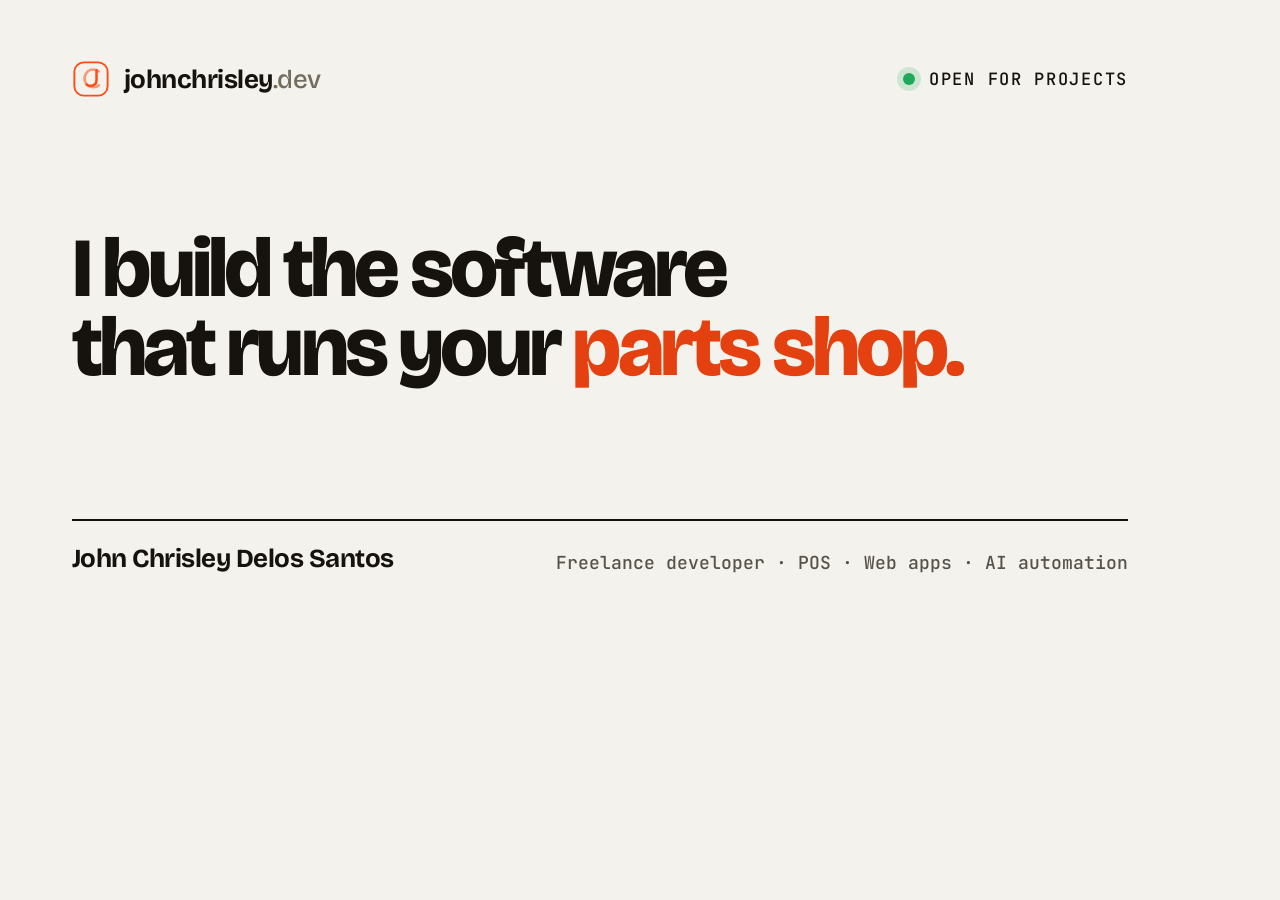
<file: og.html>
<!DOCTYPE html>
<html lang="en">
<head>
<meta charset="UTF-8" />
<link rel="preconnect" href="https://fonts.googleapis.com" />
<link rel="preconnect" href="https://fonts.gstatic.com" crossorigin />
<link href="https://fonts.googleapis.com/css2?family=Bricolage+Grotesque:opsz,wght@12..96,500;12..96,700;12..96,800&amp;family=JetBrains+Mono:wght@500&amp;display=swap" rel="stylesheet" />
<style>
  * { margin: 0; box-sizing: border-box; }
  body { width: 1200px; height: 630px; overflow: hidden; background: #F4F2EC; font-family: 'Bricolage Grotesque', sans-serif; }
  .card { width: 1200px; height: 630px; padding: 60px 72px 56px; display: flex; flex-direction: column; justify-content: space-between; color: #16130E; }
  .top { display: flex; align-items: center; justify-content: space-between; }
  .brand { display: flex; align-items: center; gap: 14px; font-weight: 700; font-size: 26px; letter-spacing: -0.02em; }
  .brand i { font-style: normal; color: #736D60; font-weight: 500; }
  .brand svg { width: 38px; height: 38px; color: #FF4D17; }
  .status { display: flex; align-items: center; gap: 14px; font: 500 17px 'JetBrains Mono', monospace; letter-spacing: 0.1em; text-transform: uppercase; }
  .status::before { content: ''; width: 12px; height: 12px; border-radius: 50%; background: #1FAA59; box-shadow: 0 0 0 6px rgba(31, 170, 89, 0.18); }
  h1 { font-weight: 800; font-size: 84px; line-height: 0.94; letter-spacing: -0.045em; }
  h1 em { font-style: normal; color: #E5400F; }
  .foot { display: flex; align-items: flex-end; justify-content: space-between; padding-top: 22px; border-top: 2px solid #16130E; font: 500 18px 'JetBrains Mono', monospace; color: #57524A; }
  .foot b { font: 700 26px 'Bricolage Grotesque', sans-serif; letter-spacing: -0.02em; color: #16130E; }
</style>
</head>
<body>
  <div class="card">
    <div class="top">
      <div class="brand">
        <svg viewBox="0 0 24 24" fill="none" aria-hidden="true">
          <rect x="1.5" y="1.5" width="21" height="21" rx="6" stroke="currentColor" stroke-width="1.2"/>
          <path d="M15.5 6.5v6.2c0 2.3-1.5 3.6-3.7 3.6-1 0-1.9-.25-2.6-.7" stroke="currentColor" stroke-width="1.6" stroke-linecap="round"/>
          <path d="M17 7.2A5.6 5.6 0 0 0 13.4 6 5.6 5.6 0 1 0 17 16" stroke="currentColor" stroke-width="1.6" stroke-linecap="round" opacity="0.55"/>
        </svg>
        <span>johnchrisley<i>.dev</i></span>
      </div>
      <div class="status">Open for projects</div>
    </div>
    <h1>I build the software<br />that runs your <em>parts shop.</em></h1>
    <div class="foot">
      <b>John Chrisley Delos Santos</b>
      <span>Freelance developer · POS · Web apps · AI automation</span>
    </div>
  </div>
</body>
</html>
</file>
<file: style.css>
/* ================================================================
   KINETIC EDITORIAL · johnchrisley.dev
   Paper base, ink type, one signal-orange accent, giant display.
   Motion budget: transform + opacity only.
   1 tokens · 2 base · 3 buttons · 4 header + menu · 5 hero · 6 proof
   7 sections · 8 work · 9 lab · 10 services · 11 about · 12 contact
   13 footer · 14 reveal · 15 reduced motion · 16 subpages · 17 print
   ================================================================ */

/* 1 · tokens ------------------------------------------------------ */
:root {
  --paper: #F4F2EC;
  --card: #FBFAF6;
  --line: #DCD8CC;
  --line-2: #C8C2B3;
  --ink: #16130E;
  --ink-2: #57524A;
  --ink-3: #736D60;
  --ink-soft: #A39C8E;
  --ink-line: #2C2822;
  --accent: #FF4D17;
  --accent-text: #E5400F;
  --green: #1FAA59;
  --forest: #26332B;

  --ff-display: 'Bricolage Grotesque', 'Helvetica Neue', Arial, sans-serif;
  --ff-body: 'Inter', system-ui, -apple-system, 'Segoe UI', sans-serif;
  --ff-mono: 'JetBrains Mono', ui-monospace, 'SFMono-Regular', Menlo, monospace;

  --container: 1240px;
  --pad-x: clamp(1rem, 5vw, 3rem);
  --sec-py: clamp(5rem, 11vw, 9rem);
  --header-h: 68px;
  --radius: 22px;

  --ease: cubic-bezier(0.22, 1, 0.36, 1);
  --ease-io: cubic-bezier(0.7, 0, 0.2, 1);
}

/* 2 · base -------------------------------------------------------- */
*, *::before, *::after { box-sizing: border-box; margin: 0; padding: 0; }

html {
  -webkit-text-size-adjust: 100%;
  scroll-behavior: smooth;
  scroll-padding-top: var(--header-h);
}
html.menu-open { overflow: hidden; }

body {
  font-family: var(--ff-body);
  font-size: 1.0625rem;
  line-height: 1.6;
  color: var(--ink-2);
  background: var(--paper);
  -webkit-font-smoothing: antialiased;
  -moz-osx-font-smoothing: grayscale;
  overflow-x: clip;
}

h1, h2, h3 {
  font-family: var(--ff-display);
  font-weight: 800;
  line-height: 1;
  letter-spacing: -0.035em;
  color: var(--ink);
}

a { color: inherit; text-decoration: none; }
ul, ol { list-style: none; }
img { display: block; max-width: 100%; height: auto; }
em { font-style: normal; color: var(--accent-text); }
strong { color: var(--ink); font-weight: 600; }
::selection { background: var(--accent); color: var(--ink); }
/* Focus ring: ink on light surfaces, orange on dark ones (3:1 or better on each). */
:focus-visible { outline: 2px solid var(--ink); outline-offset: 3px; border-radius: 4px; }
.case--ink :focus-visible, .case--forest :focus-visible, .contact :focus-visible, .footer :focus-visible { outline-color: var(--accent); }

.container { width: 100%; max-width: var(--container); margin-inline: auto; padding-inline: var(--pad-x); }

.sr-only {
  position: absolute; width: 1px; height: 1px; padding: 0; margin: -1px;
  overflow: hidden; clip: rect(0 0 0 0); white-space: nowrap; border: 0;
}

.skip-link {
  position: fixed; top: 0; left: 50%; z-index: 100;
  transform: translate(-50%, -120%);
  padding: 0.6rem 1rem; border-radius: 0 0 10px 10px;
  background: var(--ink); color: var(--paper);
  font: 500 0.8rem var(--ff-mono);
  transition: transform 0.2s var(--ease);
}
.skip-link:focus { transform: translate(-50%, 0); }

.tag {
  font: 500 0.72rem/1.4 var(--ff-mono);
  letter-spacing: 0.1em;
  text-transform: uppercase;
  color: var(--ink-3);
}

/* 3 · buttons ----------------------------------------------------- */
.btn {
  display: inline-flex; align-items: center; gap: 0.55rem;
  padding: 0.85rem 1.35rem;
  border: 1.5px solid transparent; border-radius: 999px;
  font: 600 0.92rem/1 var(--ff-body);
  white-space: nowrap;
  transition: transform 0.25s var(--ease), background-color 0.25s, color 0.25s, border-color 0.25s;
}
.btn svg { width: 1em; height: 1em; transition: transform 0.25s var(--ease); }
.btn:hover svg { transform: translateX(3px); }
.btn:active { transform: scale(0.97); }
.btn--ink { background: var(--ink); color: var(--paper); }
.btn--ink:hover { background: #000; }
.btn--ink:hover svg { transform: translateY(3px); }
.btn--line { border-color: var(--ink); color: var(--ink); }
.btn--line:hover { background: var(--ink); color: var(--paper); }
.btn--accent { background: var(--accent); color: var(--ink); }
.btn--accent:hover { background: #FF6A3D; }
.btn--sm { padding: 0.6rem 1rem; font-size: 0.82rem; }

/* 4 · header + mobile menu ---------------------------------------- */
.header {
  position: fixed; inset: 0 0 auto; z-index: 50;
  height: var(--header-h);
  border-bottom: 1px solid transparent;
  transition: background-color 0.3s, border-color 0.3s;
}
.header.is-scrolled, .menu-open .header { background: var(--paper); border-color: var(--line); }
.header__inner { height: 100%; display: flex; align-items: center; gap: 2rem; }

.brand {
  display: inline-flex; align-items: center; gap: 0.6rem;
  margin-right: auto;
  font: 700 1.02rem var(--ff-display);
  letter-spacing: -0.02em;
  color: var(--ink);
}
.brand__mark { width: 26px; height: 26px; color: var(--accent); }
.brand__dim { color: var(--ink-3); font-weight: 500; }

.nav { display: flex; gap: 1.75rem; }
.nav a { position: relative; font-size: 0.92rem; font-weight: 500; color: var(--ink-2); transition: color 0.2s; }
.nav a::after {
  content: ''; position: absolute; left: 0; right: 0; bottom: -4px; height: 1.5px;
  background: var(--ink); transform: scaleX(0); transform-origin: left;
  transition: transform 0.3s var(--ease);
}
.nav a:hover { color: var(--ink); }
.nav a:hover::after { transform: scaleX(1); }

.menu-toggle {
  display: none; position: relative;
  width: 42px; height: 42px; border-radius: 50%;
  border: 1.5px solid var(--ink); background: transparent; cursor: pointer;
}
.menu-toggle span { position: absolute; inset: 0; }
.menu-toggle span::before, .menu-toggle span::after {
  content: ''; position: absolute; top: 50%; left: 50%;
  width: 16px; height: 1.5px; margin-top: -0.75px; background: var(--ink);
  transition: transform 0.3s var(--ease);
}
.menu-toggle span::before { transform: translate(-50%, -3px); }
.menu-toggle span::after { transform: translate(-50%, 3px); }
.menu-toggle[aria-expanded="true"] span::before { transform: translate(-50%, 0) rotate(45deg); }
.menu-toggle[aria-expanded="true"] span::after { transform: translate(-50%, 0) rotate(-45deg); }

.mobile-menu {
  position: fixed; inset: var(--header-h) 0 0; z-index: 49;
  display: flex; flex-direction: column; gap: 2rem;
  padding: 2rem var(--pad-x);
  background: var(--paper);
  overflow-y: auto;
}
.mobile-menu[hidden] { display: none; }
.mobile-menu nav { display: flex; flex-direction: column; }
.mobile-menu nav a {
  padding: 0.4rem 0;
  border-bottom: 1px solid var(--line);
  font: 800 2.4rem/1.15 var(--ff-display);
  letter-spacing: -0.03em;
  color: var(--ink);
}
.mobile-menu .btn { align-self: flex-start; }

@media (max-width: 860px) {
  .nav, .header__cta { display: none; }
  .menu-toggle { display: inline-block; }
}

/* 5 · hero -------------------------------------------------------- */
.hero {
  display: flex; flex-direction: column; justify-content: flex-end;
  min-height: max(560px, calc(100svh - 8.5rem));
  padding: calc(var(--header-h) + 3rem) 0 clamp(2.5rem, 7vh, 4.5rem);
}

.status {
  display: flex; flex-wrap: wrap; align-items: center; gap: 0.4rem 0.75rem;
  font: 500 0.74rem/1.4 var(--ff-mono);
  letter-spacing: 0.08em;
  text-transform: uppercase;
  color: var(--ink);
}
.status__dot { position: relative; width: 8px; height: 8px; border-radius: 50%; background: var(--green); }
.status__dot::after {
  content: ''; position: absolute; inset: -4px; border-radius: 50%;
  background: rgba(31, 170, 89, 0.3);
  animation: pulse 2.4s var(--ease) infinite;
}
.status__dim { color: var(--ink-3); }
@keyframes pulse { from { transform: scale(0.5); opacity: 1; } to { transform: scale(2.2); opacity: 0; } }

.hero__title {
  --lh: 0.94;
  margin-top: clamp(1.25rem, 3vh, 2rem);
  font-size: clamp(2.6rem, 6.6vw, 5.6rem);
  line-height: var(--lh);
  letter-spacing: -0.045em;
}
.hero__line { display: block; }

/* Rolling word. The sizer reserves the widest word so nothing reflows.
   The clip window starts at the word's own line (never above it, or the
   outgoing word paints over the line above) and leaves room below for
   descenders. Items sit 0.4em apart so neighbours never peek in. */
.roller {
  --step: calc((var(--lh) + 0.4) * 1em);
  position: relative;
  display: inline-block;
  padding: 0 0 0.24em;
  margin: 0 0 -0.24em;
  color: var(--accent-text);
  clip-path: inset(0 -0.3em);
}
.roller__sizer { visibility: hidden; }
.roller__track {
  position: absolute; top: 0; left: 0;
  display: flex; flex-direction: column; gap: 0.4em;
  animation: roll 12.5s var(--ease-io) 1.6s 3 both;
}
.roller__track > span { display: block; height: calc(var(--lh) * 1em); line-height: var(--lh); white-space: nowrap; }
.roller.is-paused .roller__track { animation-play-state: paused; }
@keyframes roll {
  0%, 15%  { transform: translateY(0); }
  20%, 35% { transform: translateY(calc(var(--step) * -1)); }
  40%, 55% { transform: translateY(calc(var(--step) * -2)); }
  60%, 75% { transform: translateY(calc(var(--step) * -3)); }
  80%, 95% { transform: translateY(calc(var(--step) * -4)); }
  100%     { transform: translateY(calc(var(--step) * -5)); }
}

.hero__foot {
  display: flex; flex-wrap: wrap; align-items: flex-end; justify-content: space-between;
  gap: 1.5rem 3rem;
  margin-top: clamp(2rem, 5vh, 3.25rem);
  padding-top: clamp(1.5rem, 3vh, 2rem);
  border-top: 1px solid var(--line-2);
}
.hero__sub { max-width: 38ch; font-size: clamp(1rem, 1.3vw, 1.15rem); }
.hero__actions { display: flex; flex-wrap: wrap; gap: 0.75rem; }

/* 6 · proof strip ------------------------------------------------- */
.proof { background: var(--ink); color: var(--paper); }
.proof__grid { display: grid; grid-template-columns: repeat(4, 1fr); }
.proof__item {
  display: flex; flex-direction: column; gap: 0.4rem;
  padding: clamp(1.5rem, 3vw, 2.25rem) clamp(1rem, 2vw, 1.75rem);
  border-left: 1px solid var(--ink-line);
}
.proof__item:first-child { border-left: 0; padding-left: 0; }
.proof__big {
  font: 800 clamp(1.5rem, 3.4vw, 2.75rem)/1 var(--ff-display);
  letter-spacing: -0.04em;
  color: var(--paper);
  font-variant-numeric: tabular-nums;
}
.proof__big em { color: var(--accent); }
.proof__label { font: 500 0.74rem/1.45 var(--ff-mono); letter-spacing: 0.04em; color: var(--ink-soft); }

@media (max-width: 760px) {
  .proof__grid { grid-template-columns: 1fr 1fr; }
  .proof__item { padding-left: 1rem; border-top: 1px solid var(--ink-line); }
  .proof__item:nth-child(odd) { border-left: 0; padding-left: 0; }
  .proof__item:nth-child(-n + 2) { border-top: 0; }
}

/* 7 · sections ---------------------------------------------------- */
.section { padding: var(--sec-py) 0; }
.sec-head { max-width: 780px; }
.sec-head__title {
  margin-top: 0.9rem;
  font-size: clamp(2.3rem, 5.2vw, 4.4rem);
  line-height: 0.98;
  letter-spacing: -0.045em;
}
.sec-head__note { margin-top: 1.1rem; max-width: 54ch; }

/* 8 · work: stacking case cards ----------------------------------- */
.cases {
  display: flex; flex-direction: column;
  gap: clamp(1.25rem, 3vw, 2rem);
  margin-top: clamp(2.5rem, 6vw, 4.5rem);
}
.cases.is-stacking { gap: 10vh; padding-bottom: 8vh; }
.cases.is-stacking .case { position: sticky; top: calc(var(--header-h) + 1rem + var(--i) * 1.1rem); }

.case__card {
  position: relative;
  display: grid;
  grid-template-columns: minmax(0, 0.95fr) minmax(0, 1.2fr);
  align-items: center;
  gap: clamp(1.5rem, 3.5vw, 3.5rem);
  padding: clamp(1.25rem, 3.2vw, 3rem);
  border-radius: var(--radius);
  overflow: hidden;
  box-shadow: 0 -18px 50px -30px rgba(22, 19, 14, 0.45);
}
.is-stacking .case__card { transform-origin: 50% 0; transform: scale(calc(1 - var(--p, 0) * 0.05)); }
/* A focused card comes to the front, so keyboard focus is never hidden under the stack. */
.cases.is-stacking .case:focus-within { z-index: 1; }
.is-stacking .case:focus-within .case__card { transform: none; }
.is-stacking .case:focus-within .case__card::after { opacity: 0; }
.is-stacking .case__card::after {
  content: ''; position: absolute; inset: 0; border-radius: inherit;
  background: #0B0A08; opacity: calc(var(--p, 0) * 0.3); pointer-events: none;
}

.case--paper .case__card { background: var(--card); color: var(--ink-2); border: 1px solid var(--line); }
.case--accent .case__card { background: var(--accent); color: rgba(22, 19, 14, 0.86); }
.case--ink .case__card { background: var(--ink); color: #CFC9BD; }
.case--forest .case__card { background: var(--forest); color: #CBD8CF; }
.case--ink .case__title, .case--forest .case__title { color: #FFFFFF; }

.case__kicker {
  display: flex; align-items: center; gap: 0.75rem;
  font: 500 0.72rem/1 var(--ff-mono);
  letter-spacing: 0.1em;
  text-transform: uppercase;
}
.case__kicker b { padding: 0.35rem 0.5rem; border: 1px solid currentColor; border-radius: 6px; font-weight: 700; }
.case__title { margin-top: 1rem; font-size: clamp(1.9rem, 3.4vw, 3rem); letter-spacing: -0.04em; }
.case__text { margin-top: 1rem; max-width: 46ch; font-size: 0.98rem; }

.chips { display: flex; flex-wrap: wrap; gap: 0.4rem; margin-top: 1.25rem; }
.chips li { padding: 0.45rem 0.65rem; border: 1px solid currentColor; border-radius: 999px; font: 500 0.72rem/1 var(--ff-mono); }

.case__link {
  display: inline-flex; align-items: center; gap: 0.5rem;
  margin-top: 1.5rem; padding-bottom: 0.2rem;
  border-bottom: 1.5px solid currentColor;
  font-weight: 600; font-size: 0.92rem;
}
.case__link svg { width: 1em; height: 1em; transition: transform 0.25s var(--ease); }
.case__link:hover svg { transform: translate(3px, -3px); }
.case__note { margin-top: 1.5rem; font: 500 0.74rem var(--ff-mono); letter-spacing: 0.04em; }

.case__shot {
  border-radius: 14px; overflow: hidden;
  background: #1D1C1A;
  box-shadow: 0 30px 60px -30px rgba(0, 0, 0, 0.55), 0 0 0 1px rgba(0, 0, 0, 0.08);
}
.case__shot::before {
  content: ''; display: block; height: 26px;
  background:
    radial-gradient(circle at 16px 50%, #4A4640 0 4px, transparent 4.5px),
    radial-gradient(circle at 30px 50%, #4A4640 0 4px, transparent 4.5px),
    radial-gradient(circle at 44px 50%, #4A4640 0 4px, transparent 4.5px),
    #1D1C1A;
}
.case__shot img { width: 100%; aspect-ratio: 16 / 10; object-fit: cover; object-position: top left; }

@media (max-width: 860px) {
  .case__card { grid-template-columns: 1fr; }
  .case__shot { order: -1; }
}

/* 9 · lab --------------------------------------------------------- */
.lab { margin-top: clamp(3.5rem, 8vw, 6rem); }
.lab__head {
  display: flex; align-items: baseline; justify-content: space-between; gap: 1rem;
  padding-bottom: 1rem; border-bottom: 1px solid var(--line-2);
}
.lab__all { font-size: 0.9rem; font-weight: 600; color: var(--ink); }
.lab__grid { display: grid; grid-template-columns: repeat(4, 1fr); gap: 1rem; margin-top: 1.25rem; }
.lab__card {
  display: flex; flex-direction: column; gap: 0.35rem; height: 100%;
  padding: 1.1rem 1.15rem;
  border: 1px solid var(--line); border-radius: 14px;
  background: var(--card);
  transition: transform 0.3s var(--ease), border-color 0.3s;
}
a.lab__card:hover { transform: translateY(-3px); border-color: var(--ink); }
.lab__name { font: 700 1.05rem var(--ff-display); letter-spacing: -0.02em; color: var(--ink); }
.lab__desc { font-size: 0.86rem; line-height: 1.5; }
.lab__meta { margin-top: auto; padding-top: 0.5rem; font: 500 0.7rem var(--ff-mono); letter-spacing: 0.04em; color: var(--ink-3); }

@media (max-width: 1000px) { .lab__grid { grid-template-columns: 1fr 1fr; } }
@media (max-width: 520px) { .lab__grid { grid-template-columns: 1fr; } }

/* 10 · services --------------------------------------------------- */
.services { border-top: 1px solid var(--line); }
.offers { display: grid; grid-template-columns: repeat(3, 1fr); gap: 1rem; margin-top: clamp(2.5rem, 5vw, 3.5rem); }
.offer {
  display: flex; flex-direction: column; gap: 0.75rem;
  min-height: 260px;
  padding: clamp(1.5rem, 2.5vw, 2rem);
  border: 1px solid var(--line); border-radius: 18px;
  background: var(--card);
}
.offer__num {
  display: inline-grid; place-items: center;
  width: 2.4rem; height: 2.4rem; border-radius: 10px;
  background: var(--accent); color: var(--ink);
  font: 700 0.8rem var(--ff-mono);
}
.offer h3 { margin-top: auto; font-size: 1.6rem; letter-spacing: -0.03em; }
.offer p { font-size: 0.95rem; }

.steps {
  position: relative;
  display: grid; grid-template-columns: repeat(4, 1fr); gap: 1.5rem;
  margin-top: clamp(2.5rem, 5vw, 3.5rem);
  padding-top: 1.5rem;
}
.steps::before, .steps::after { content: ''; position: absolute; top: 0; left: 0; right: 0; }
.steps::before { height: 1px; background: var(--line-2); }
.steps::after {
  height: 2px; background: var(--accent);
  transform: scaleX(0); transform-origin: left;
  transition: transform 1.4s var(--ease) 0.2s;
}
.steps.is-in::after, .no-motion .steps::after { transform: scaleX(1); }
.step__k {
  display: inline-flex; align-items: center; gap: 0.5rem;
  font: 600 0.74rem var(--ff-mono);
  letter-spacing: 0.08em;
  text-transform: uppercase;
  color: var(--ink);
}
.step__k::before { content: ''; width: 7px; height: 7px; border-radius: 2px; background: var(--accent); }
.step p { margin-top: 0.5rem; font-size: 0.95rem; }

.services__cta { display: flex; flex-wrap: wrap; align-items: center; gap: 1rem 1.5rem; margin-top: 2.75rem; }
.services__note { font: 500 0.78rem var(--ff-mono); letter-spacing: 0.02em; color: var(--ink-3); }

@media (max-width: 900px) {
  .offers { grid-template-columns: 1fr; }
  .offer { min-height: 0; }
  .offer h3 { margin-top: 0.5rem; }
  .steps { grid-template-columns: 1fr 1fr; }
}
@media (max-width: 520px) { .steps { grid-template-columns: 1fr; } }

/* 11 · about ------------------------------------------------------ */
.about { border-top: 1px solid var(--line); }
.about__grid { display: grid; grid-template-columns: 1.05fr 0.95fr; gap: clamp(2.5rem, 6vw, 6rem); align-items: start; }
.about .sec-head__title { font-size: clamp(2.3rem, 4vw, 3.4rem); }
.about__text { margin-top: 1.25rem; max-width: 54ch; font-size: 1.05rem; }
.timeline { border-top: 1px solid var(--line-2); }
.timeline li { display: grid; grid-template-columns: 8.5rem 1fr; gap: 1rem; padding: 1.15rem 0; border-bottom: 1px solid var(--line); }
.timeline__when { padding-top: 0.15rem; font: 500 0.74rem/1.6 var(--ff-mono); letter-spacing: 0.04em; color: var(--ink-3); }
.timeline b { display: block; font-weight: 600; color: var(--ink); }
.timeline small { display: block; margin-top: 0.2rem; font-size: 0.88rem; color: var(--ink-3); }

@media (max-width: 860px) { .about__grid { grid-template-columns: 1fr; } }
@media (max-width: 420px) { .timeline li { grid-template-columns: 1fr; gap: 0.25rem; } }

/* 12 · contact ---------------------------------------------------- */
.contact { background: var(--ink); color: #CFC9BD; padding: clamp(5rem, 12vw, 9rem) 0 clamp(3rem, 6vw, 4.5rem); }
.contact .tag { color: var(--ink-soft); }
.contact__title {
  margin-top: 1.25rem;
  font-size: clamp(2.8rem, 8.2vw, 7.2rem);
  line-height: 0.92;
  letter-spacing: -0.05em;
  color: var(--paper);
}
.contact__title em { color: var(--accent); }
.contact__sub { margin-top: 1.5rem; max-width: 46ch; font-size: 1.05rem; }
.contact__mail {
  display: inline-flex; align-items: center; gap: 0.75rem;
  max-width: 100%;
  margin-top: clamp(2rem, 5vw, 3rem); padding-bottom: 0.35rem;
  border-bottom: 3px solid var(--accent);
  font: 700 clamp(1.15rem, 3.6vw, 2.6rem)/1.1 var(--ff-display);
  letter-spacing: -0.03em;
  color: var(--paper);
  overflow-wrap: anywhere;
}
.contact__mail svg { flex: none; width: 0.9em; height: 0.9em; transition: transform 0.3s var(--ease); }
.contact__mail:hover svg { transform: translateX(6px); }
.contact__links { display: flex; flex-wrap: wrap; gap: 0.75rem; margin-top: 2.5rem; }
.contact__links a, .copy {
  display: inline-flex; padding: 0.7rem 1.1rem;
  border: 1px solid var(--ink-line); border-radius: 999px;
  font: 500 0.85rem var(--ff-mono);
  color: var(--paper);
  transition: border-color 0.25s;
}
.contact__links a:hover, .copy:hover { border-color: var(--paper); }
/* Copy-email button: script.js shows it when the clipboard API exists. */
.copy { background: transparent; border-color: var(--accent); cursor: pointer; }
.copy[hidden] { display: none; }
.contact__links li:has(> [hidden]) { display: none; }
.contact__note { margin-top: 1.5rem; font: 500 0.78rem var(--ff-mono); letter-spacing: 0.04em; color: var(--ink-soft); }

/* 13 · footer ----------------------------------------------------- */
.footer { background: var(--ink); color: var(--ink-soft); border-top: 1px solid var(--ink-line); }
.footer__inner {
  display: flex; flex-wrap: wrap; justify-content: space-between; gap: 0.75rem 1.5rem;
  padding-block: 1.75rem;
  font: 500 0.74rem var(--ff-mono);
  letter-spacing: 0.04em;
}
.footer a { transition: color 0.2s; }
.footer a:hover { color: var(--paper); }

/* 14 · reveal ----------------------------------------------------- */
.js [data-hero] { opacity: 0; transform: translateY(30px); }
.is-loaded [data-hero] {
  opacity: 1; transform: none;
  transition: opacity 0.9s var(--ease), transform 1.1s var(--ease);
  transition-delay: calc(var(--d, 0) * 110ms + 80ms);
}
.js [data-reveal] {
  opacity: 0; transform: translateY(26px);
  transition: opacity 0.9s var(--ease), transform 1s var(--ease);
  transition-delay: calc(var(--d, 0) * 90ms);
}
.js [data-reveal].is-in { opacity: 1; transform: none; }
.no-motion [data-hero], .no-motion [data-reveal] { opacity: 1 !important; transform: none !important; transition: none !important; }

/* 15 · reduced motion --------------------------------------------- */
@media (prefers-reduced-motion: reduce) {
  html { scroll-behavior: auto; }
  *, *::before, *::after {
    animation-duration: 0.01ms !important;
    animation-iteration-count: 1 !important;
    transition-duration: 0.01ms !important;
    transition-delay: 0s !important;
  }
  .roller__track { animation: none !important; }
  .status__dot::after { display: none; }
  .js [data-hero], .js [data-reveal] { opacity: 1; transform: none; }
}

/* 16 · subpages: /hire and /work case studies ---------------------- */
.nav a[aria-current] { color: var(--ink); }
.nav a[aria-current]::after { transform: scaleX(1); }

.page-hero { padding: calc(var(--header-h) + clamp(3rem, 9vh, 5.5rem)) 0 clamp(2.5rem, 6vw, 4rem); }
.page-hero__title {
  margin-top: clamp(1.1rem, 2.5vh, 1.6rem);
  max-width: 17ch;
  font-size: clamp(2.5rem, 6.2vw, 5.2rem);
  line-height: 0.95;
  letter-spacing: -0.045em;
}
.page-hero__sub { margin-top: 1.5rem; max-width: 56ch; font-size: clamp(1.02rem, 1.3vw, 1.15rem); }
.page-hero__actions { display: flex; flex-wrap: wrap; gap: 0.75rem; margin-top: 2rem; }

.crumb {
  display: inline-flex; align-items: center; gap: 0.45rem;
  font: 500 0.74rem/1.4 var(--ff-mono);
  letter-spacing: 0.08em;
  text-transform: uppercase;
  color: var(--ink-3);
  transition: color 0.2s;
}
.crumb:hover { color: var(--ink); }
.crumb svg { width: 1em; height: 1em; }

/* Key facts under a case-study title: role, timeline, stack, status. */
.facts {
  display: grid; grid-template-columns: repeat(4, minmax(0, 1fr));
  gap: 1.25rem 2rem;
  margin-top: clamp(2rem, 5vw, 3rem); padding-top: 1.5rem;
  border-top: 1px solid var(--line-2);
}
.facts dt { font: 500 0.7rem/1.4 var(--ff-mono); letter-spacing: 0.1em; text-transform: uppercase; color: var(--ink-3); }
.facts dd { margin-top: 0.35rem; font-size: 0.95rem; font-weight: 500; color: var(--ink); }
@media (max-width: 760px) { .facts { grid-template-columns: 1fr 1fr; } }

.cs-shot { margin-top: clamp(2.5rem, 6vw, 4rem); }

/* Case-study sections: label column + text column. */
.cs-sec { padding: clamp(3.5rem, 8vw, 6rem) 0; border-top: 1px solid var(--line); }
.cs-sec__grid { display: grid; grid-template-columns: minmax(0, 0.8fr) minmax(0, 1.2fr); gap: 1.5rem clamp(2rem, 6vw, 6rem); }
.cs-sec__title { margin-top: 0.8rem; font-size: clamp(1.9rem, 3.6vw, 2.8rem); line-height: 1; letter-spacing: -0.04em; }
.cs-text p { max-width: 62ch; }
.cs-text p + p { margin-top: 1rem; }
@media (max-width: 860px) { .cs-sec__grid { grid-template-columns: 1fr; } }

/* Architecture diagram: plain boxes and connectors, no images. */
.flow { display: flex; align-items: stretch; gap: 2.5rem; margin-top: clamp(2rem, 5vw, 3rem); }
.flow__step {
  position: relative; flex: 1;
  display: flex; flex-direction: column; gap: 0.5rem;
  padding: 1.25rem 1.3rem;
  border: 1px solid var(--line-2); border-radius: 16px;
  background: var(--card);
}
.flow__step--core { background: var(--ink); border-color: var(--ink); color: #CFC9BD; }
.flow__step--core .flow__name { color: #FFFFFF; }
.flow__step--core .flow__tag { color: var(--ink-soft); }
.flow__tag { font: 500 0.68rem/1.4 var(--ff-mono); letter-spacing: 0.1em; text-transform: uppercase; color: var(--ink-3); }
.flow__name { font: 700 1.2rem/1.15 var(--ff-display); letter-spacing: -0.02em; color: var(--ink); }
.flow__step ul { display: flex; flex-direction: column; gap: 0.2rem; font-size: 0.88rem; }
.flow__step + .flow__step::before {
  content: ''; position: absolute; top: 50%; left: -2.5rem;
  width: 2.5rem; height: 2px; background: var(--accent);
}
.flow__step + .flow__step::after {
  content: ''; position: absolute; top: 50%; left: -9px;
  width: 0; height: 0; margin-top: -5px;
  border-block: 6px solid transparent; border-left: 8px solid var(--accent);
}
@media (max-width: 860px) {
  .flow { flex-direction: column; gap: 2rem; }
  .flow__step + .flow__step::before { top: -2rem; left: 50%; width: 2px; height: 2rem; }
  .flow__step + .flow__step::after { top: -9px; left: 50%; margin: 0 0 0 -5px; border-block: 0; border-inline: 6px solid transparent; border-top: 8px solid var(--accent); }
}

/* Numbered hard problems. */
.problems { display: grid; grid-template-columns: repeat(3, 1fr); gap: 1rem; margin-top: clamp(2rem, 5vw, 3rem); }
.problem {
  display: flex; flex-direction: column; gap: 0.75rem;
  padding: clamp(1.4rem, 2.5vw, 1.9rem);
  border: 1px solid var(--line); border-radius: 18px;
  background: var(--card);
}
.problem h3 { margin-top: 0.4rem; font-size: 1.4rem; line-height: 1.05; letter-spacing: -0.03em; }
.problem p { font-size: 0.95rem; }
@media (max-width: 900px) { .problems { grid-template-columns: 1fr; } }

.formula {
  display: block; margin-top: 0.25rem; padding: 0.75rem 0.9rem;
  border-radius: 10px; background: var(--ink); color: var(--paper);
  font: 500 0.82rem/1.5 var(--ff-mono);
  overflow-x: auto;
}

.ticks { display: flex; flex-direction: column; gap: 0.6rem; margin-top: 1.25rem; }
.ticks li { position: relative; padding-left: 1.4rem; max-width: 62ch; }
.ticks li::before {
  content: ''; position: absolute; left: 0; top: 0.62em;
  width: 7px; height: 7px; border-radius: 2px; background: var(--accent);
}

/* Experience list on /hire. */
.xp { margin-top: clamp(2.5rem, 5vw, 3.5rem); border-top: 1px solid var(--line-2); }
.xp > li { display: grid; grid-template-columns: 10rem minmax(0, 1fr); gap: 0.5rem 2rem; padding: clamp(1.5rem, 3vw, 2.25rem) 0; border-bottom: 1px solid var(--line); }
.xp__when { padding-top: 0.35rem; font: 500 0.74rem/1.6 var(--ff-mono); letter-spacing: 0.04em; color: var(--ink-3); }
.xp__role { font-size: clamp(1.35rem, 2.4vw, 1.75rem); letter-spacing: -0.03em; line-height: 1.1; }
.xp__org { margin-top: 0.35rem; font: 500 0.78rem/1.5 var(--ff-mono); letter-spacing: 0.02em; color: var(--ink-3); }
.xp .ticks { margin-top: 1rem; }
.xp .case__link { margin-top: 1.1rem; }
@media (max-width: 620px) { .xp > li { grid-template-columns: 1fr; } }

/* Project cards on /hire. */
.projects { display: grid; grid-template-columns: 1fr 1fr; gap: 1rem; margin-top: clamp(2.5rem, 5vw, 3.5rem); }
.proj {
  display: flex; flex-direction: column;
  padding: clamp(1.5rem, 2.6vw, 2.1rem);
  border: 1px solid var(--line); border-radius: 18px;
  background: var(--card);
}
.proj__shot { margin-bottom: 1.5rem; }
.proj .case__kicker { color: var(--ink-3); }
.proj__title { margin-top: 0.9rem; font-size: clamp(1.6rem, 2.6vw, 2.1rem); letter-spacing: -0.035em; }
.proj__text { margin-top: 0.8rem; font-size: 0.96rem; }
.proj .chips { color: var(--ink-2); }
.proj .case__link { align-self: flex-start; margin-top: auto; color: var(--ink); }
.proj .chips + .case__link { margin-top: 1.5rem; }
@media (max-width: 860px) { .projects { grid-template-columns: 1fr; } }

/* Skills on /hire. */
.skills { display: grid; grid-template-columns: repeat(5, minmax(0, 1fr)); gap: 1.5rem; margin-top: clamp(2.5rem, 5vw, 3.5rem); }
.skills h3 { padding-bottom: 0.75rem; border-bottom: 1.5px solid var(--ink); font-size: 1.2rem; letter-spacing: -0.02em; }
.skills .chips { margin-top: 1rem; color: var(--ink-2); }
@media (max-width: 1000px) { .skills { grid-template-columns: repeat(3, minmax(0, 1fr)); } }
@media (max-width: 620px) { .skills { grid-template-columns: 1fr; } }

/* Next-case link above the contact band. */
.next-case { display: flex; flex-wrap: wrap; align-items: baseline; justify-content: space-between; gap: 0.75rem 2rem; padding: clamp(2.5rem, 6vw, 4rem) 0; border-top: 1px solid var(--line); }
.next-case__link { display: inline-flex; align-items: center; gap: 0.6rem; font: 800 clamp(1.7rem, 4vw, 3rem)/1 var(--ff-display); letter-spacing: -0.04em; color: var(--ink); }
.next-case__link svg { width: 0.8em; height: 0.8em; color: var(--accent-text); transition: transform 0.3s var(--ease); }
.next-case__link:hover svg { transform: translateX(6px); }

.contact__note a { color: var(--paper); border-bottom: 1px solid var(--accent); transition: border-color 0.2s; }
.contact__note a:hover { border-color: var(--paper); }

/* 17 · print: /hire and the case studies print as clean documents -- */
@media print {
  :root { --paper: #fff; --card: #fff; --sec-py: 1.75rem; }
  html { scroll-padding-top: 0; }
  body { font-size: 10.5pt; background: #fff; }
  .header, .mobile-menu, .skip-link, .menu-toggle, .copy, .btn, .next-case, .footer a[href="#top"] { display: none !important; }
  [data-hero], [data-reveal] { opacity: 1 !important; transform: none !important; transition: none !important; }
  .status__dot::after, .roller__track { animation: none !important; }
  .hero { min-height: 0; padding: 1rem 0 1.5rem; }
  .page-hero { padding: 1rem 0 1.5rem; }
  .hero__title, .page-hero__title { font-size: 30pt; }
  .sec-head__title, .contact__title { font-size: 20pt; }
  .cs-sec { padding: 1.5rem 0; }
  .proof, .contact, .footer { background: #fff; color: var(--ink-2); }
  .proof__big, .contact__title, .contact__mail, .contact__links a { color: var(--ink); }
  .proof__label, .contact .tag, .contact__note, .footer { color: var(--ink-3); }
  .proof { border-block: 1px solid var(--line-2); }
  .proof__item, .contact__links a { border-color: var(--line-2); }
  .contact { padding: 1.75rem 0 1rem; border-top: 1px solid var(--line-2); }
  .contact__mail { font-size: 14pt; margin-top: 1rem; }
  .contact__links { margin-top: 1rem; }
  .contact__note a { color: var(--ink); }
  .cases.is-stacking { gap: 1.25rem; padding-bottom: 0; }
  .cases.is-stacking .case { position: static; }
  .case__card { transform: none !important; box-shadow: none; }
  .case__card::after { display: none; }
  .xp > li, .proj, .case, .offer, .problem, .flow__step, .skills > div, .timeline li { break-inside: avoid; }
  .tag, .sec-head, h2, h3 { break-after: avoid; }
  .sec-head { break-inside: avoid; }
  .case__shot { box-shadow: 0 0 0 1px var(--line-2); }
  .proj__shot, .footer__inner > span:last-child { display: none; }
  .projects { grid-template-columns: repeat(2, minmax(0, 1fr)); margin-top: 1.25rem; }
  .xp .case__link, .proj .case__link { display: block; border-bottom: 0; overflow-wrap: anywhere; }
  .xp .case__link svg, .proj .case__link svg { display: none; }
  .contact__links li:has(> .copy) { display: none; }
  .xp, .skills { margin-top: 1.25rem; }
  .xp > li { grid-template-columns: 7rem minmax(0, 1fr); padding: 0.9rem 0; }
  .proj { padding: 1rem; }
  .ticks { gap: 0.35rem; }
  .ticks li { max-width: none; }
  .ticks li::before, .chips li, .proof__big em { -webkit-print-color-adjust: exact; print-color-adjust: exact; }
  .skills { grid-template-columns: repeat(5, minmax(0, 1fr)); gap: 1rem; }
  .facts { margin-top: 1.25rem; padding-top: 1rem; }
  .proof__grid { grid-template-columns: repeat(4, 1fr); }
  .proof__item { padding: 0.9rem 1rem; border-top: 0 !important; }
  /* Show where links go, since paper has no hover. */
  .xp a[href^="/"]::after, .proj a[href^="/"]::after { content: ' (johnchrisley.dev' attr(href) ')'; font-weight: 400; }
  .proj a[href^="http"]::after { content: ' (' attr(href) ')'; font-weight: 400; }
}
</file>
